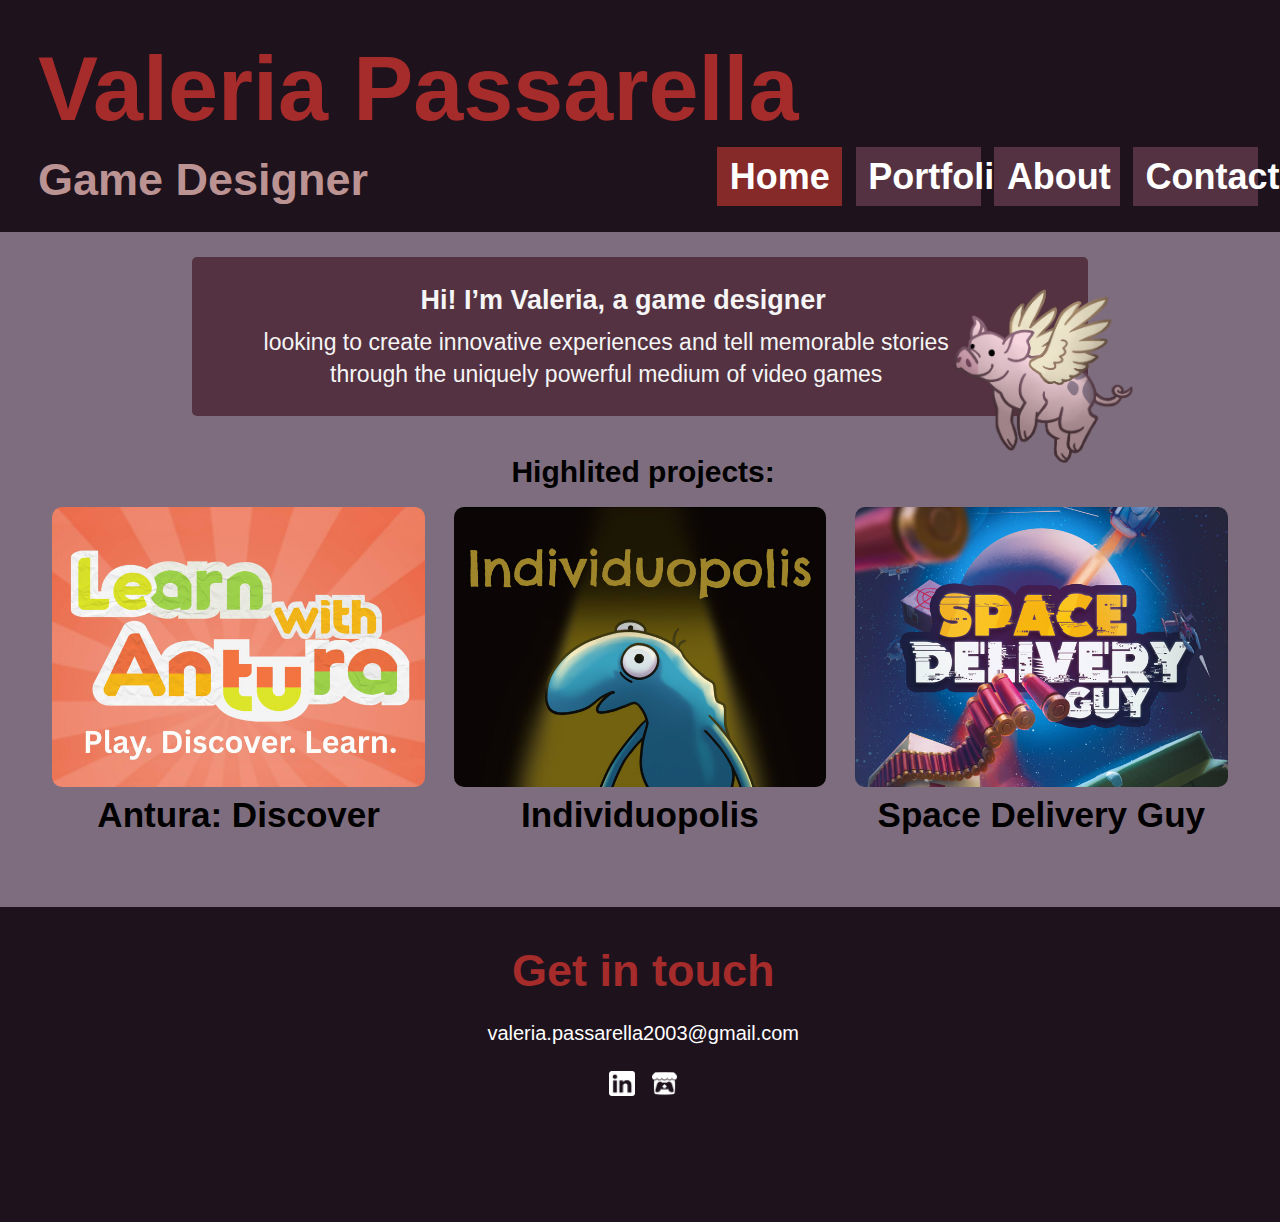
<file: index.html>
<!DOCTYPE html>
<html>
  <head>
    <meta charset="UTF-8">
    <meta name="viewport" content="width=device-width, initial-scale=1.0">
    <title>Game Design portfolio of Valeria Passarella</title>
    <link href="style.css" rel="stylesheet" type="text/css"/>
    <link rel="shortcut icon" href="IMGs/favicon.ico"/>
  </head>
  
  <body>
    <div class="header"> 
      <h1> Valeria Passarella </h1> 
      <h2> Game Designer </h2>
      <div class="sectionLinks"> 
        <div class="sectionButton" style="background-color: rgb(133, 41, 41);"> 
          <a href="index.html">Home</a> 
        </div>
        <div class="sectionButton">
          <a href="portfolio.html">Portfolio</a> 
        </div>
        <div class="sectionButton">
          <a href="about.html">About</a> 
        </div>
        <div class="sectionButton">
          <a href="#contactsFooter">Contact</a> 
        </div>
      </div>
    </div>

    <div class="introBox">
      <img src="IMGs/pig.png" alt="piggy mascot" style="width:20%;">
      <h3>Hi! I’m Valeria, a game designer<br> </h3>
      <p>
        looking to create innovative experiences and tell memorable 
        stories through the uniquely powerful medium of video games
      </p>
    </div>

    <div class="projectShowcaseContainer">
      
      <h2>Highlited projects:</h2>

      <div class="projectShowcase">
        <a href="project-anturadiscover.html"><img src="IMGs/ProjectMedia/Antura Discover/Antura_Thumbnail1.jpg" style="width:100%;height:100%;border-radius:10px;"></a>
        <h3>Antura: Discover</h3>
      </div>
      
      <div class="projectShowcase">
        <a href="project-individuopolis.html"><img src="IMGs/ProjectMedia/Individuopolis/Individuopolis_Thumbnail.jpg" style="width:100%;height:100%;border-radius:10px;"></a>
        <h3>Individuopolis</h3>
      </div>

      <div class="projectShowcase">
        <a href="project-spacedeliveryguy.html"><img src="IMGs/ProjectMedia/SpaceDeliveryGuy/SDG_Thumbnail.jpg" style="width:100%;height:100%;border-radius:10px;"></a>
        <h3>Space Delivery Guy</h3>
      </div>

    </div>

    <div class="footer" id="contactsFooter">
      <h2>Get in touch</h2>
      <a href="mailto:valeria.passarella2003@gmail.com">valeria.passarella2003@gmail.com</a>
      <div class="iconLinks">
        <a href="https://www.linkedin.com/in/valeria-passarella-037891230/"><img src="IMGs/Icons/LinkedIn_icon.png" style="width:2%;height:2%;" title="LinkedIn"></a>
        <a href="https://valfezant.itch.io/"><img src="IMGs/Icons/Itch.io_icon.png" style="width:2%;height:2%;" title="Itch.io"></a>
      </div>
    </div>
    
  </body>
</html>

<!---
  - separazione progetti team e solo --- con un colore?
  - cover su tutta l'immagine del progetto :hover? oppure solo illuminare testo?
  - colore sfondo
  -->
</file>
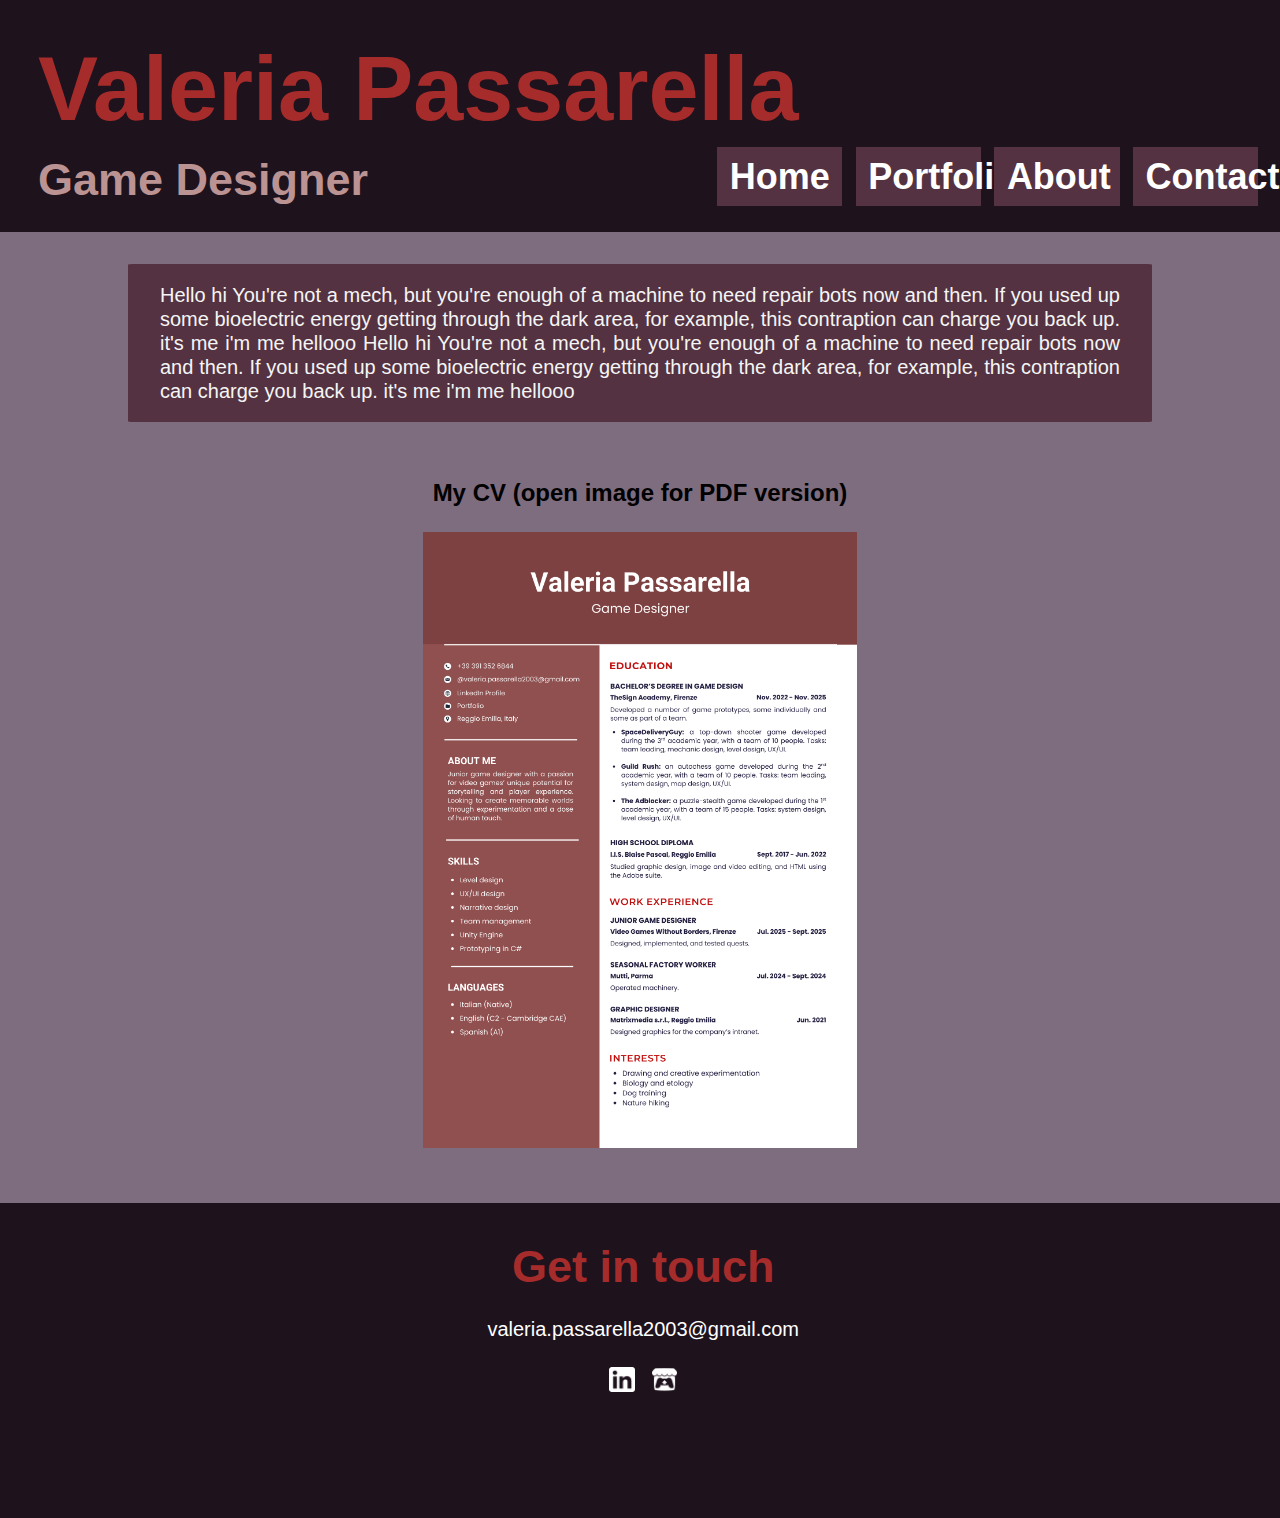
<file: about.html>
<!DOCTYPE html>
<html>
  <head>
    <meta charset="UTF-8">
    <meta name="viewport" content="width=device-width, initial-scale=1.0">
    <title>About Valeria Passarella</title>
    <link href="style.css" rel="stylesheet" type="text/css"/>
    <!-- <link rel="shortcut icon" href="IMGs/favicon2.ico"/> -->
  </head>
  
  <body>
    <div class="header"> 
      <h1> Valeria Passarella </h1> 
      <h2> Game Designer </h2>
      <div class="sectionLinks"> 
        <div class="sectionButton"> 
          <a href="index.html">Home</a> 
        </div>
        <div class="sectionButton">
          <a href="portfolio.html">Portfolio</a> 
        </div>
        <div class="sectionButton">
          <a href="about.html">About</a> 
        </div>
        <div class="sectionButton">
          <a href="#contactsFooter">Contact</a> 
        </div>
      </div>
    </div>

    <div class="aboutBox">
      Hello hi 
      You're not a mech, but you're enough of 
      a machine to need repair bots now and then. If you used 
      up some bioelectric energy getting through the dark area, 
      for example, this contraption can charge you back up.
      it's me i'm me hellooo
      Hello hi 
      You're not a mech, but you're enough of 
      a machine to need repair bots now and then. If you used 
      up some bioelectric energy getting through the dark area, 
      for example, this contraption can charge you back up.
      it's me i'm me hellooo
    </div>

    <div class="cvContainer"> 
      <h2>My CV (open image for PDF version)</h2>
      <a href="IMGs/PassarellaValeria_CV.pdf" target="_blank"><img src="IMGs/PassarellaValeria_CV.png" style="width:35%;height:35%;"></a>
    </div>


    <div class="footer" id="contactsFooter">
      <h2>Get in touch</h2>
      <a href="mailto:valeria.passarella2003@gmail.com">valeria.passarella2003@gmail.com</a>
      <div class="iconLinks">
        <a href="https://www.linkedin.com/in/valeria-passarella-037891230/"><img src="IMGs/Icons/LinkedIn_icon.png" style="width:2%;height:2%;" title="LinkedIn"></a>
        <a href="https://valfezant.itch.io/"><img src="IMGs/Icons/Itch.io_icon.png" style="width:2%;height:2%;" title="Itch.io"></a>
      </div>
    </div>
    
  </body>
</html>
</file>
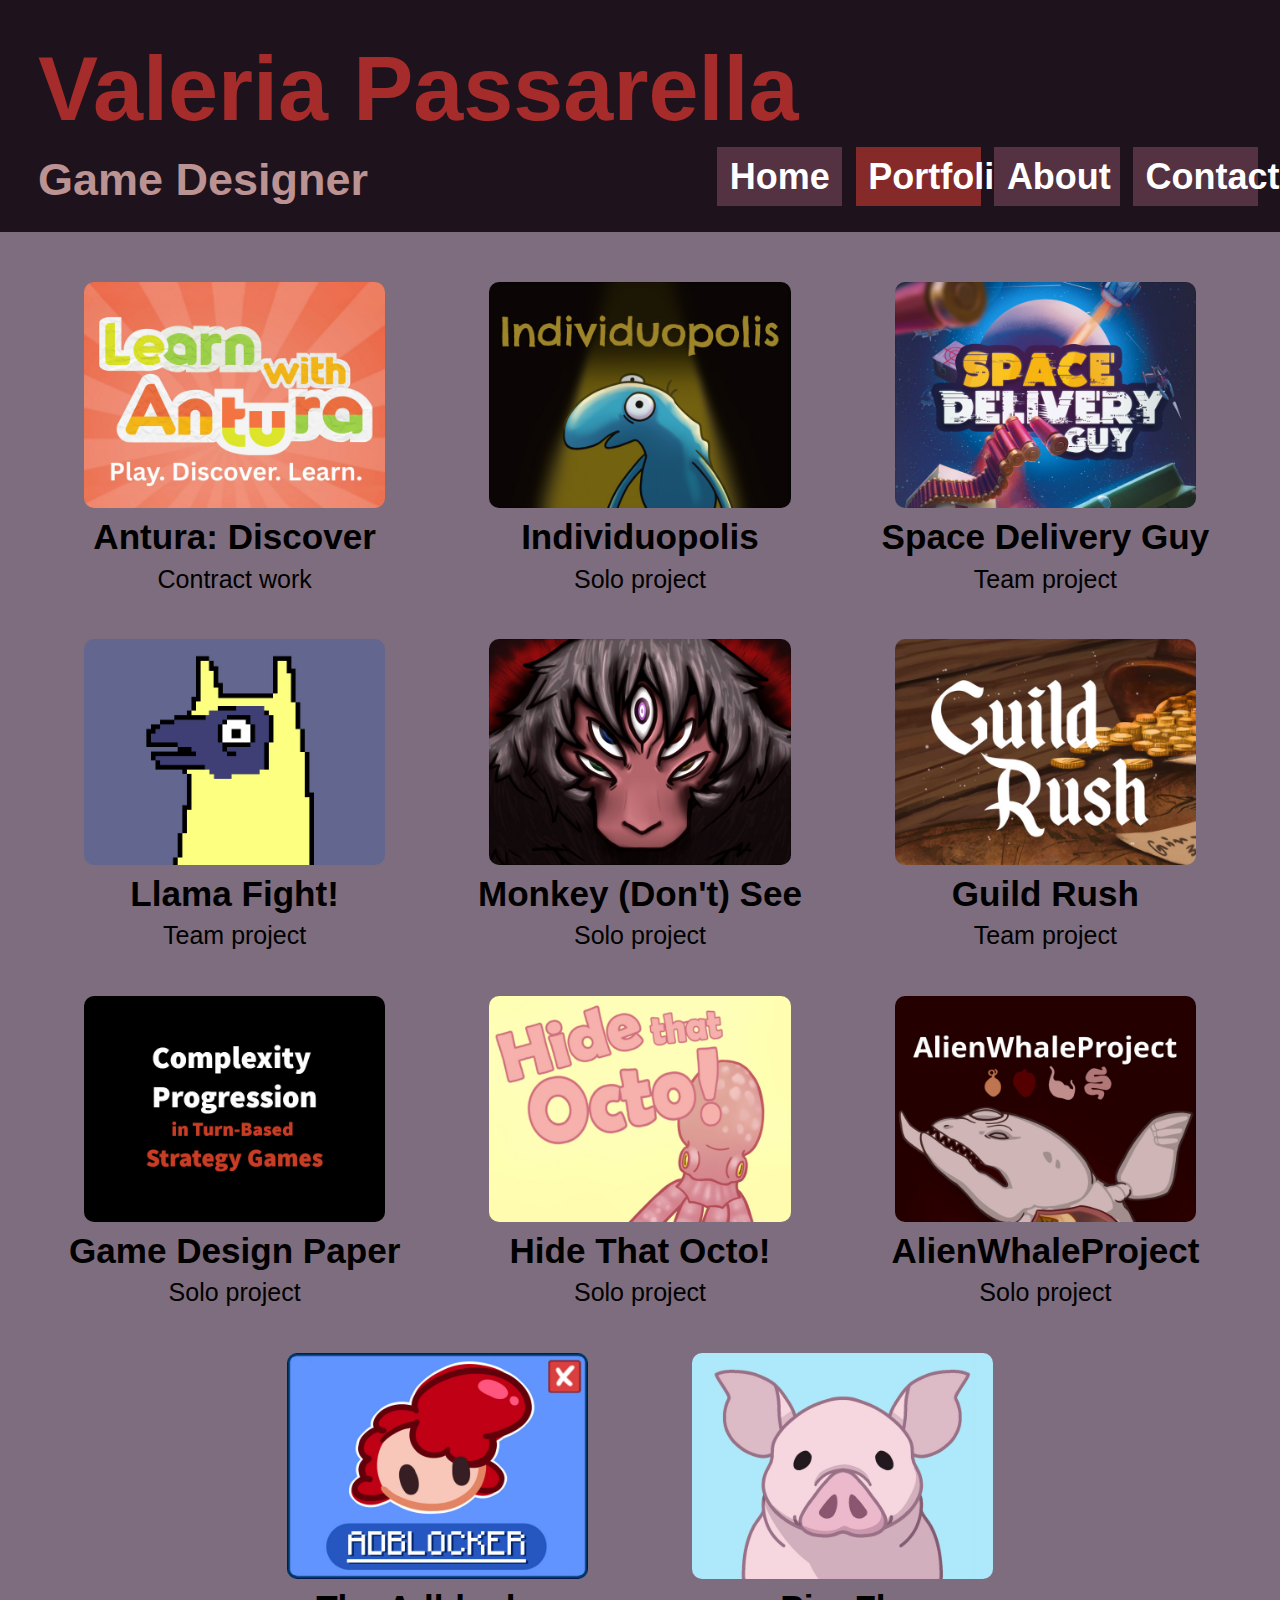
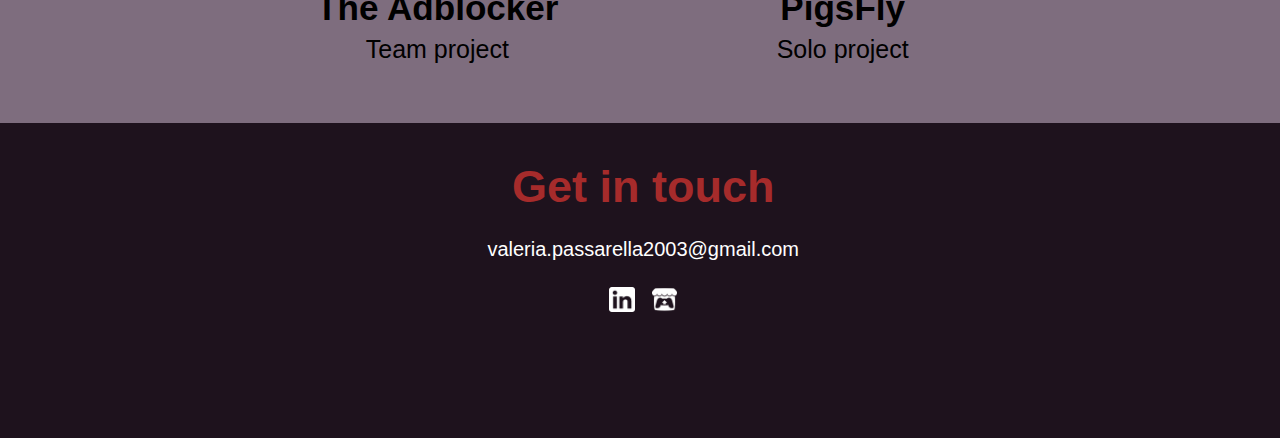
<file: portfolio.html>
<!DOCTYPE html>
<html>
  <head>
    <meta charset="UTF-8">
    <meta name="viewport" content="width=device-width, initial-scale=1.0">
    <title>Portfolio of Valeria Passarella</title>
    <link href="style.css" rel="stylesheet" type="text/css"/>
    <link rel="shortcut icon" href="IMGs/favicon.ico"/>
  </head>
  
  <body>
    <div class="header"> 
      <h1> Valeria Passarella </h1> 
      <h2> Game Designer </h2>
      <div class="sectionLinks"> 
        <div class="sectionButton"> 
          <a href="index.html">Home</a> 
        </div>
        <div class="sectionButton" style="background-color: rgb(133, 41, 41);">
          <a href="portfolio.html">Portfolio</a> 
        </div>
        <div class="sectionButton">
          <a href="about.html">About</a> 
        </div>
        <div class="sectionButton">
          <a href="#contactsFooter">Contact</a> 
        </div>
      </div>
    </div>


    <div class="portfolioContainer">
      <div class="projectShowcaseRow">
        
        <div class="projectShowcase">
          <a href="project-anturadiscover.html"><img src="IMGs/ProjectMedia/Antura Discover/Antura_Thumbnail1.jpg" alt="A creature under a spotlight" style="width:80%;height:80%;border-radius:10px;"></a>
          <h3>Antura: Discover</h3>
          <h4>Contract work</h4>
        </div>
        
        <div class="projectShowcase">
          <a href="project-individuopolis.html"><img src="IMGs/ProjectMedia/Individuopolis/Individuopolis_Thumbnail.jpg" alt="A creature under a spotlight" style="width:80%;height:80%;border-radius:10px;"></a>
          <h3>Individuopolis</h3>
          <h4>Solo project</h4>
        </div>

        <div class="projectShowcase">
          <a href="project-spacedeliveryguy.html"><img src="IMGs/ProjectMedia/SpaceDeliveryGuy/SDG_Thumbnail.jpg" alt="Packages in space" style="width:80%;height:80%;border-radius:10px;"></a>
          <h3>Space Delivery Guy</h3>
          <h4>Team project</h4>
        </div>

      </div>
      
      <div class="projectShowcaseRow">
        
        <div class="projectShowcase">
          <a href="project-llamafight.html"><img src="IMGs/ProjectMedia/Llama Fight/Llama_Thumbnail5.jpg" alt="A silly llama" style="width:80%;height:80%;border-radius:10px;"></a>
          <h3>Llama Fight!</h3>
          <h4>Team project</h4>
        </div>
        
        <div class="projectShowcase">
          <a href="project-monkeydontsee.html"><img src="IMGs/ProjectMedia/Monkey Don't See/Monkey_Thumbnail.jpg" alt="A monkey looking determined" style="width:80%;height:80%;border-radius:10px;"></a>
          <h3>Monkey (Don't) See</h3>
          <h4>Solo project</h4>
        </div>

        <div class="projectShowcase">
          <a href="project-guildrush.html"><img src="IMGs/ProjectMedia/Guild Rush/Guild_Thumbnail1.jpg" alt="A monkey looking determined" style="width:80%;height:80%;border-radius:10px;"></a>
          <h3>Guild Rush</h3>
          <h4>Team project</h4>
        </div>

      </div>

      <div class="projectShowcaseRow">
        
        <div class="projectShowcase">
          <a href="project-complexitypaper.html"><img src="IMGs/ProjectMedia/Paper 2024/Paper_Thumbnail3.jpg" alt="A pink cartoony octopus" style="width:80%;height:80%;border-radius:10px;"></a>
          <h3>Game Design Paper</h3>
          <h4>Solo project</h4>
        </div>

        <div class="projectShowcase">
          <a href="project-hidethatocto.html"><img src="IMGs/ProjectMedia/HideThatOcto/Octo_Thumbnail_2.jpg" alt="A pink cartoony octopus" style="width:80%;height:80%;border-radius:10px;"></a>
          <h3>Hide That Octo!</h3>
          <h4>Solo project</h4>
        </div>

        <div class="projectShowcase">
          <a href="project-alienwhaleproject.html"><img src="IMGs/ProjectMedia/AlienWhaleProject/AWP_Thumbnail.jpg" alt="An alien whale-like creature" style="width:80%;height:80%;border-radius:10px;"></a>
          <h3>AlienWhaleProject</h3>
          <h4>Solo project</h4>
        </div>
        
      </div>

      <div class="projectShowcaseRow">
        
        <div class="projectShowcase">
          <a href="project-theadblocker.html"><img src="IMGs/ProjectMedia/TheAdblocker/Adblocker_Thumbnail_4.jpg" alt="A colourful pop-up" style="width:80%;height:80%;border-radius:10px;"></a>
          <h3>The Adblocker</h3>
          <h4>Team project</h4>
        </div>

        <div class="projectShowcase">
          <a href="project-pigsfly.html"><img src="IMGs/ProjectMedia/PigsFly/Pig_Thumbnail.jpg" alt="An innocent pig" style="width:80%;height:80%;border-radius:10px;"></a>
          <h3>PigsFly</h3>
          <h4>Solo project</h4>
        </div>
        
      </div>

    </div>

    <div class="footer" id="contactsFooter">
      <h2>Get in touch</h2>
      <a href="mailto:valeria.passarella2003@gmail.com">valeria.passarella2003@gmail.com</a>
      <div class="iconLinks">
        <a href="https://www.linkedin.com/in/valeria-passarella-037891230/"><img src="IMGs/Icons/LinkedIn_icon.png" style="width:2%;height:2%;" title="LinkedIn"></a>
        <a href="https://valfezant.itch.io/"><img src="IMGs/Icons/Itch.io_icon.png" style="width:2%;height:2%;" title="Itch.io"></a>
      </div>
    </div>
    
  </body>
</html>
</file>
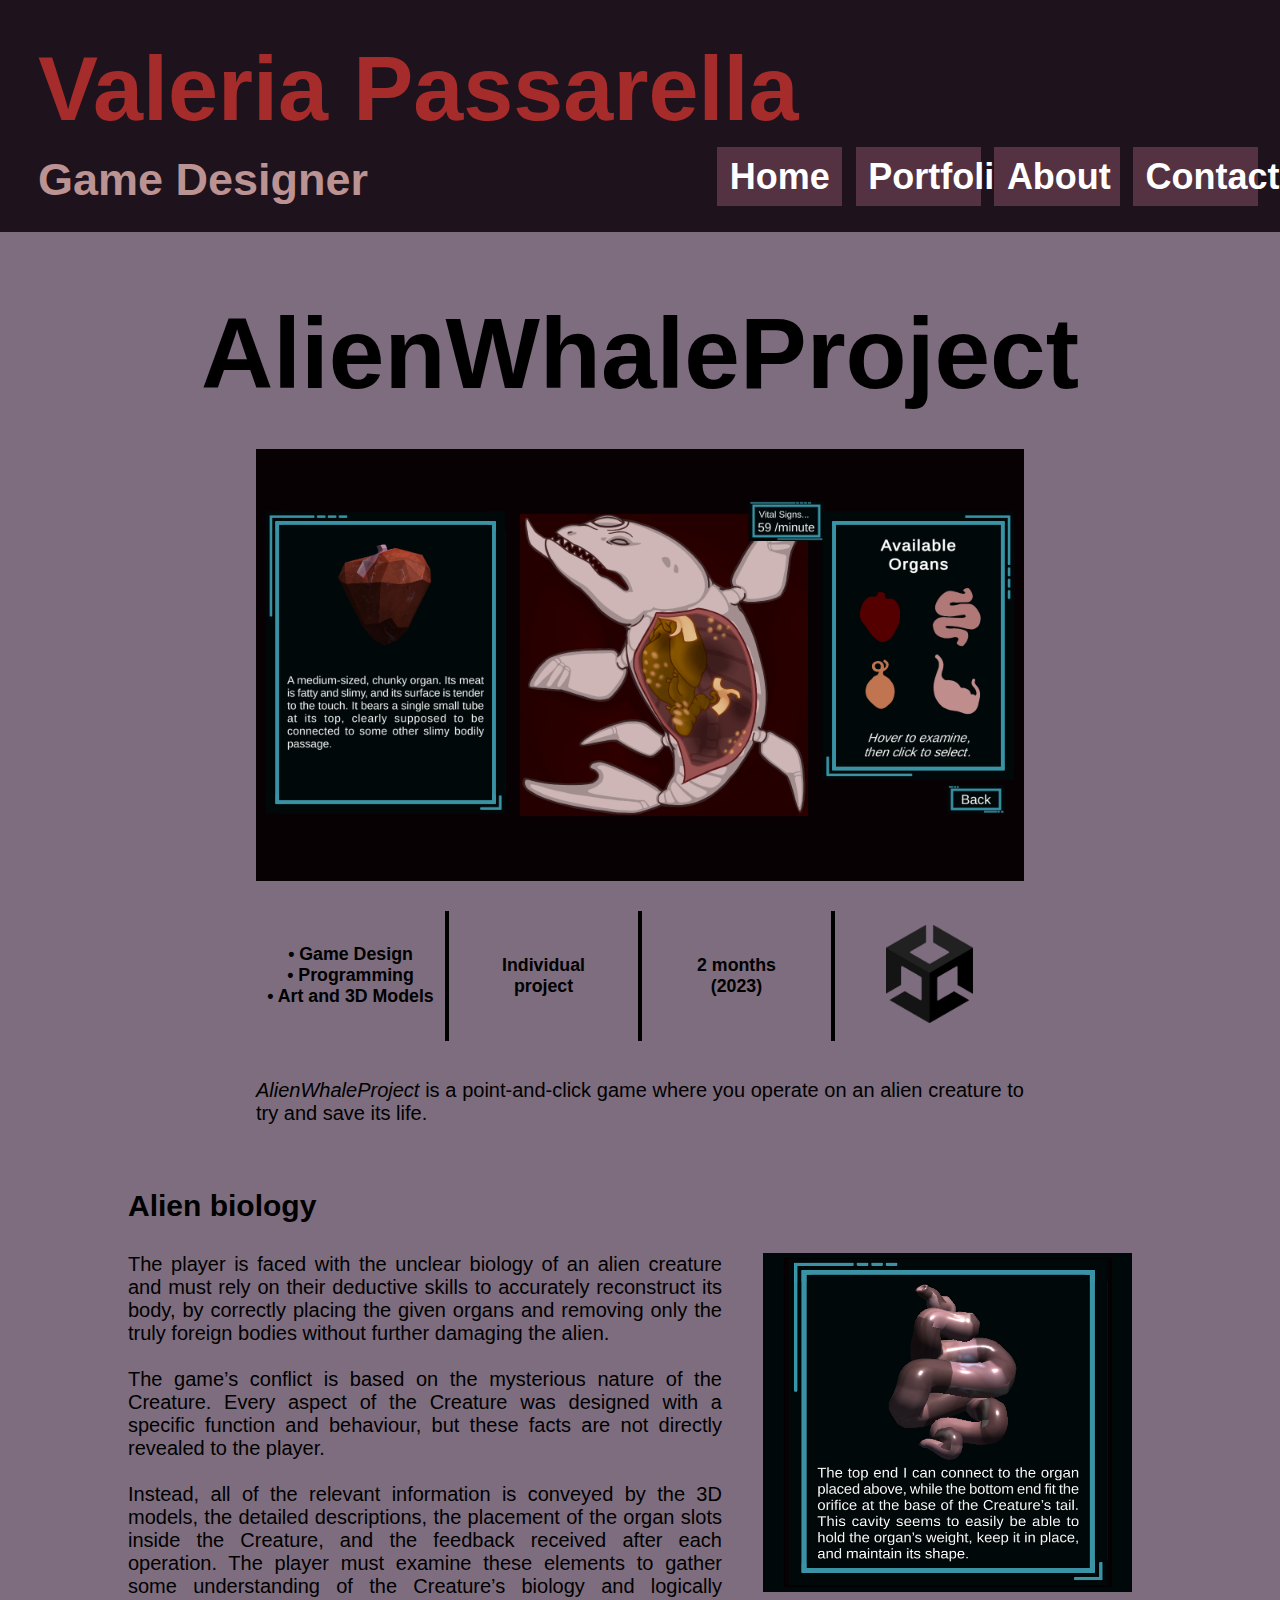
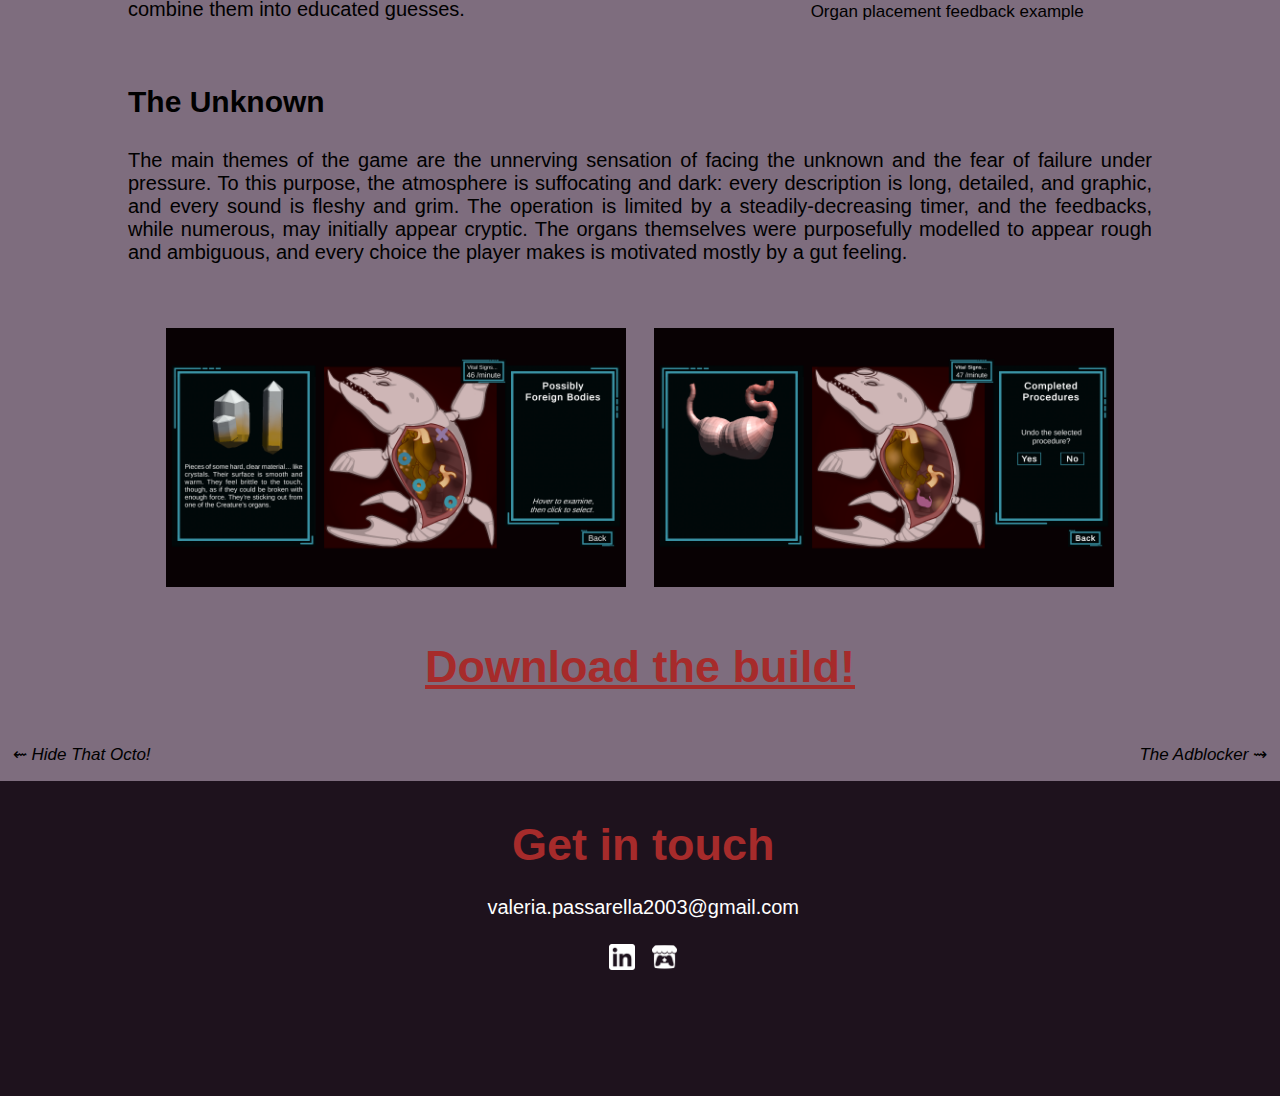
<file: project-alienwhaleproject.html>
<!DOCTYPE html>
<html>
  <head>
    <meta charset="UTF-8">
    <meta name="viewport" content="width=device-width, initial-scale=1.0">
    <title>AlienWhaleProject - Valeria Passarella</title>
    <link href="style.css" rel="stylesheet" type="text/css"/>
    <link rel="shortcut icon" href="IMGs/favicon.ico"/>
  </head>
  
  <body>
    <div class="header"> 
      <h1> Valeria Passarella </h1> 
      <h2> Game Designer </h2>
      <div class="sectionLinks"> 
        <div class="sectionButton"> 
          <a href="index.html">Home</a> 
        </div>
        <div class="sectionButton">
          <a href="portfolio.html">Portfolio</a> 
        </div>
        <div class="sectionButton">
          <a href="about.html">About</a> 
        </div>
        <div class="sectionButton">
          <a href="#contactsFooter">Contact</a> 
        </div>
      </div>
    </div>

    <div class="projectTitle">
      <h1>AlienWhaleProject</h1>
    </div>

    <div class="projectImage">
      <a href="IMGs/ProjectMedia/AlienWhaleProject/AWP_Screenshot1.png" target="_blank" id="imageLink">
        <img src="IMGs/ProjectMedia/AlienWhaleProject/AWP_Screenshot1.png" alt="Alien Whale Project gameplay screenshot" style="width:100%;height:100%;"> 
      </a>
    </div>

    <div class="projectStatsContainer">
      <!--<div class="statSeparator"></div>-->

      <div class="stat">
        <h3>
          • Game Design<br>
          • Programming<br>
          • Art and 3D Models
        </h3>
      </div>
      
      <div class="statSeparator"></div>

      <div class="stat">
        <h3>Individual<br>project</h3>
      </div>

      <div class="statSeparator"></div>

      <div class="stat">
        <h3>2 months<br>(2023)</h3>
      </div>

      <div class="statSeparator"></div>

      <div class="stat">
        <!---<h3>Unity 5</h3>--->
        <img src="IMGs/Icons/Unity_icon2.png" style="width:50%;height:50%;">
      </div>

      <!--<div class="statSeparator"></div>-->
    </div>

    <div class="projectPitchBox">
      <p>
        <em>AlienWhaleProject</em> is a point-and-click game where you operate on
        an alien creature to try and save its life. 
      </p>
    </div>


    <div class="projectDescriptionBox">
      <h3>Alien biology</h3>
      <div class="projectDescriptionImages">
        <a href="IMGs/ProjectMedia/AlienWhaleProject/AWP_FeedbackExample3.png" target="_blank" id="imageLink">
          <img src="IMGs/ProjectMedia/AlienWhaleProject/AWP_FeedbackExample3.png" alt="Feedback example" style="width:90%;height:90%;">
        </a>
        <p>Organ placement feedback example</p>
      </div>
      <p>
        The player is faced with the unclear biology of an alien creature and must 
        rely on their deductive skills to accurately reconstruct its body, by 
        correctly placing the given organs and removing only the truly foreign bodies 
        without further damaging the alien.<br>
        <br>
        The game’s conflict is based on the mysterious nature of the Creature. 
        Every aspect of the Creature was designed with a specific function and 
        behaviour, but these facts are not directly revealed to the player.<br>
        <br>
        Instead, all of the relevant information is conveyed by the 3D models, 
        the detailed descriptions, the placement of the organ slots inside the 
        Creature, and the feedback received after each operation. The player must 
        examine these elements to gather some understanding of the Creature’s 
        biology and logically combine them into educated guesses.
      </p>
    </div>
    
    <div class="projectDescriptionBox">
      <h3>The Unknown</h3>
      <p>
        The main themes of the game are the unnerving sensation of facing the 
        unknown and the fear of failure under pressure. To this purpose, the 
        atmosphere is suffocating and dark: every description is long, detailed, 
        and graphic, and every sound is fleshy and grim. The operation is limited 
        by a steadily-decreasing timer, and the feedbacks, while numerous, may 
        initially appear cryptic. The organs themselves were purposefully modelled 
        to appear rough and ambiguous, and every choice the player makes is 
        motivated mostly by a gut feeling.
      </p>
    </div>


    <div class="projectScreens">
      <a href="IMGs/ProjectMedia/AlienWhaleProject/AWP_Screenshot2.png" target="_blank" id="imageLink">
        <img src="IMGs/ProjectMedia/AlienWhaleProject/AWP_Screenshot2.png" alt="AWP gameplay screenshot" style="width:40%;height:40%;">
      </a>
      <a href="IMGs/ProjectMedia/AlienWhaleProject/AWP_Screenshot4.png" target="_blank" id="imageLink">
        <img src="IMGs/ProjectMedia/AlienWhaleProject/AWP_Screenshot4.png" alt="AWP gameplay screenshot" style="width:40%;height:40%;">
      </a>
    </div>


    <div class="downloadExe">
      <a href="IMGs/ProjectMedia/AlienWhaleProject/AlienWhaleProject_1.2.zip" download="AlienWhaleProject_1.2.zip">Download the build!</a>
    </div>


    <div>
      <div class="projectNavPost"><a href="project-hidethatocto.html">⇜ <em>Hide That Octo!</em></a></div>
      <div class="projectNavPrev"><a href="project-theadblocker.html"><em>The Adblocker</em> ⇝</a></div>
    </div>

    <div class="footer" id="contactsFooter">
      <h2>Get in touch</h2>
      <a href="mailto:valeria.passarella2003@gmail.com">valeria.passarella2003@gmail.com</a>
      <div class="iconLinks">
        <a href="https://www.linkedin.com/in/valeria-passarella-037891230/"><img src="IMGs/Icons/LinkedIn_icon.png" style="width:2%;height:2%;" title="LinkedIn"></a>
        <a href="https://valfezant.itch.io/"><img src="IMGs/Icons/Itch.io_icon.png" style="width:2%;height:2%;" title="Itch.io"></a>
      </div>
    </div>
    
  </body>
</html>
</file>
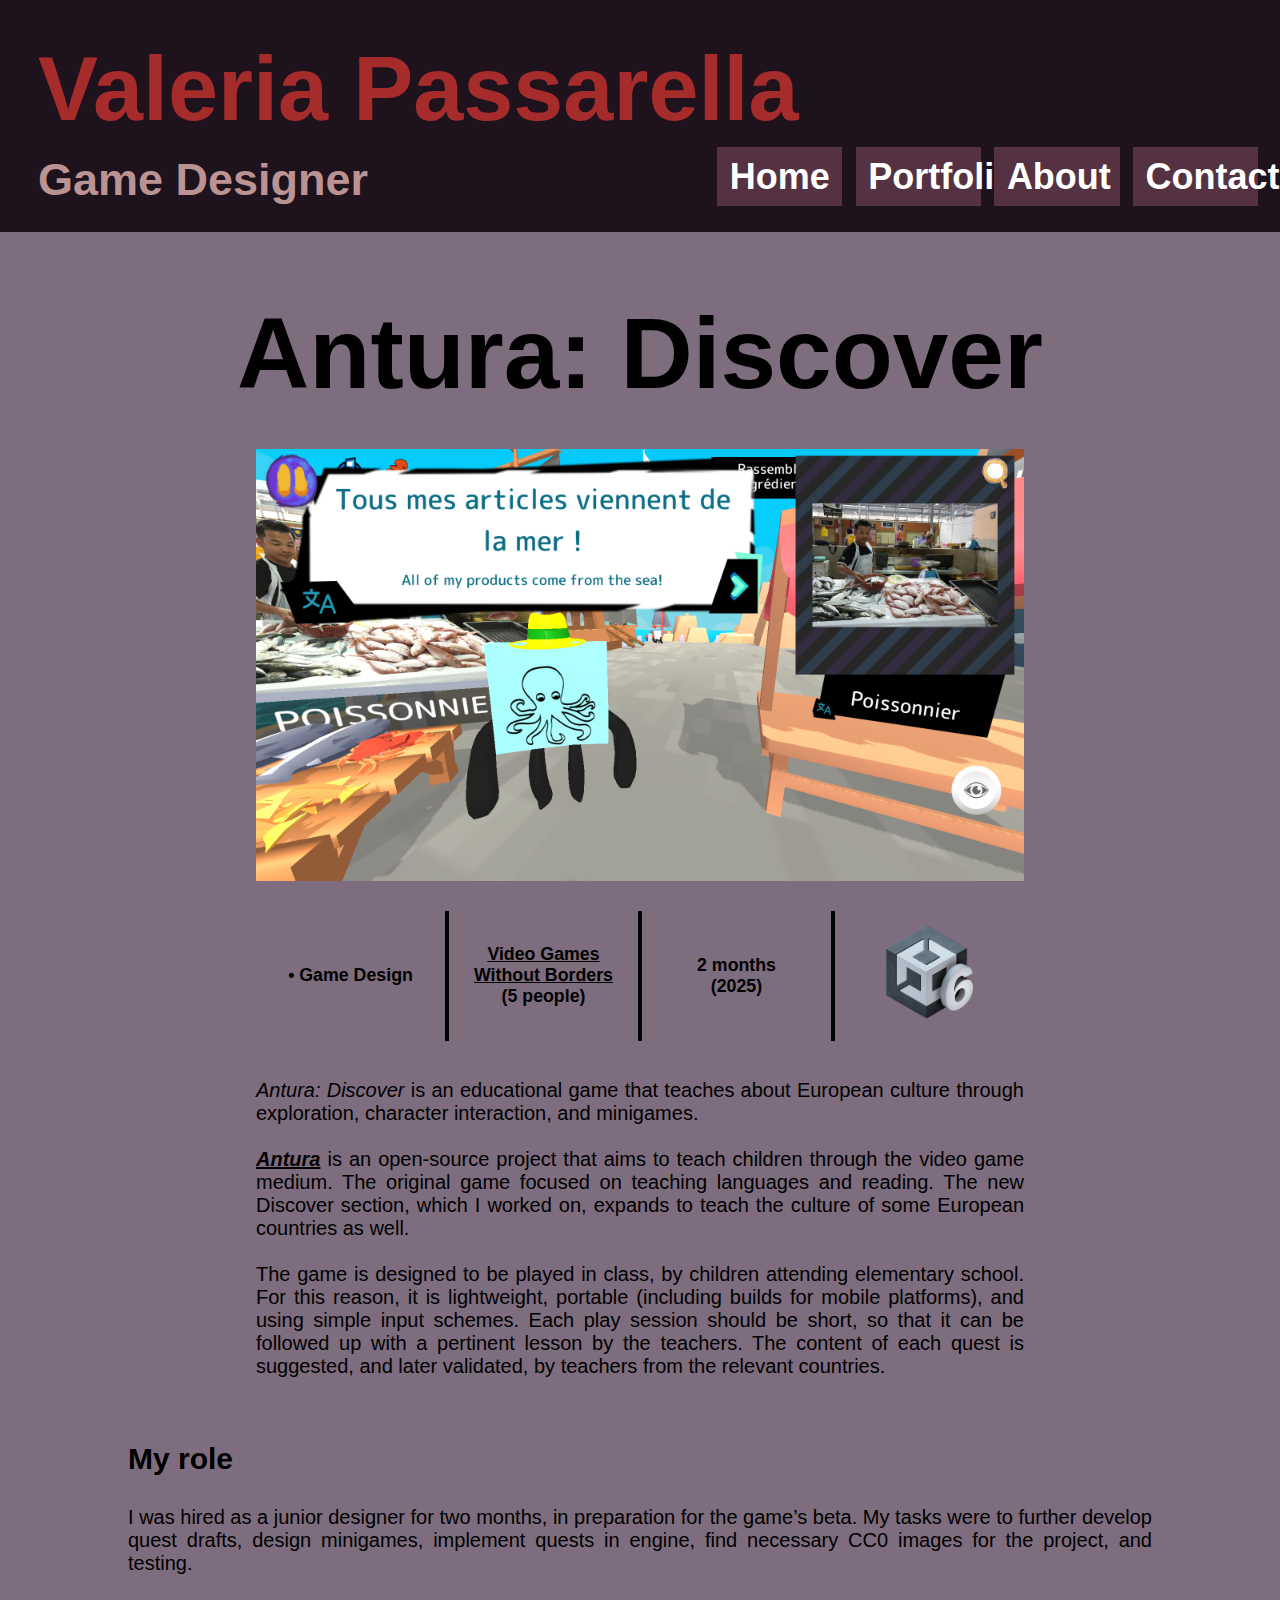
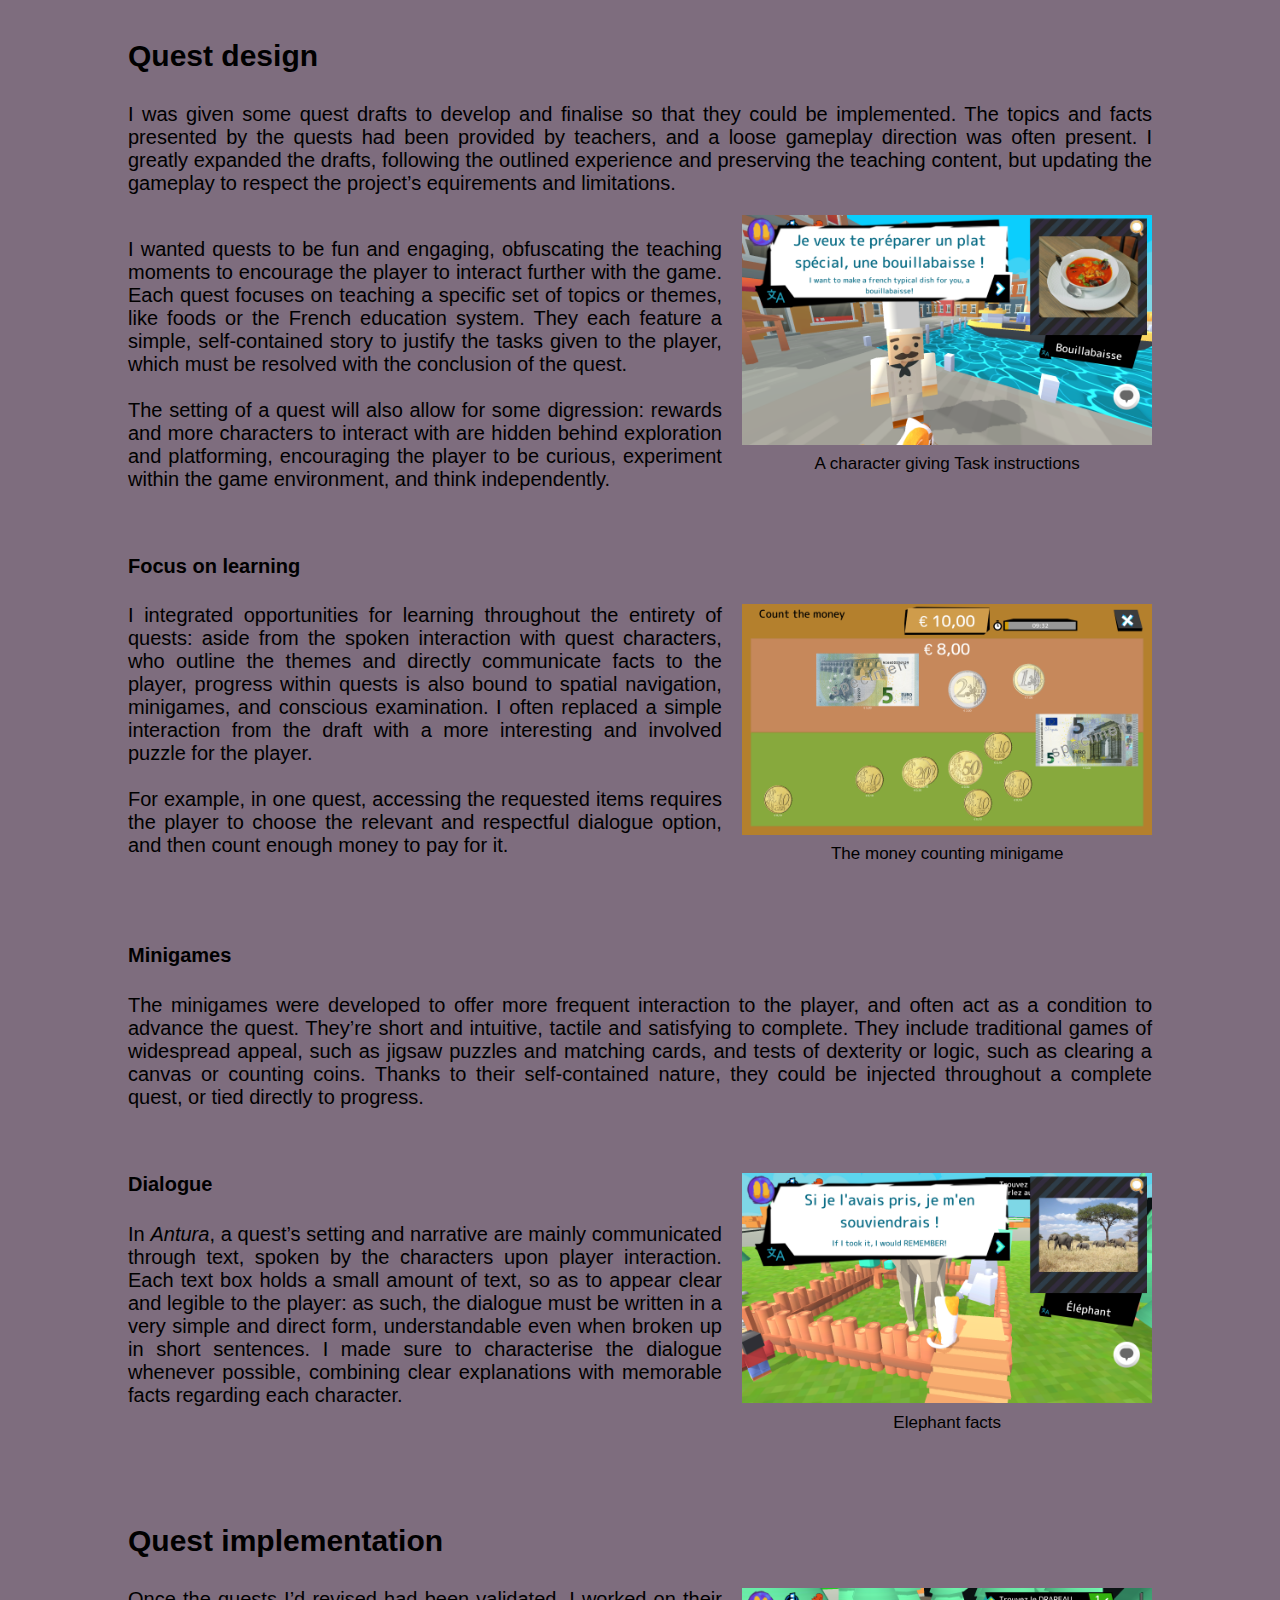
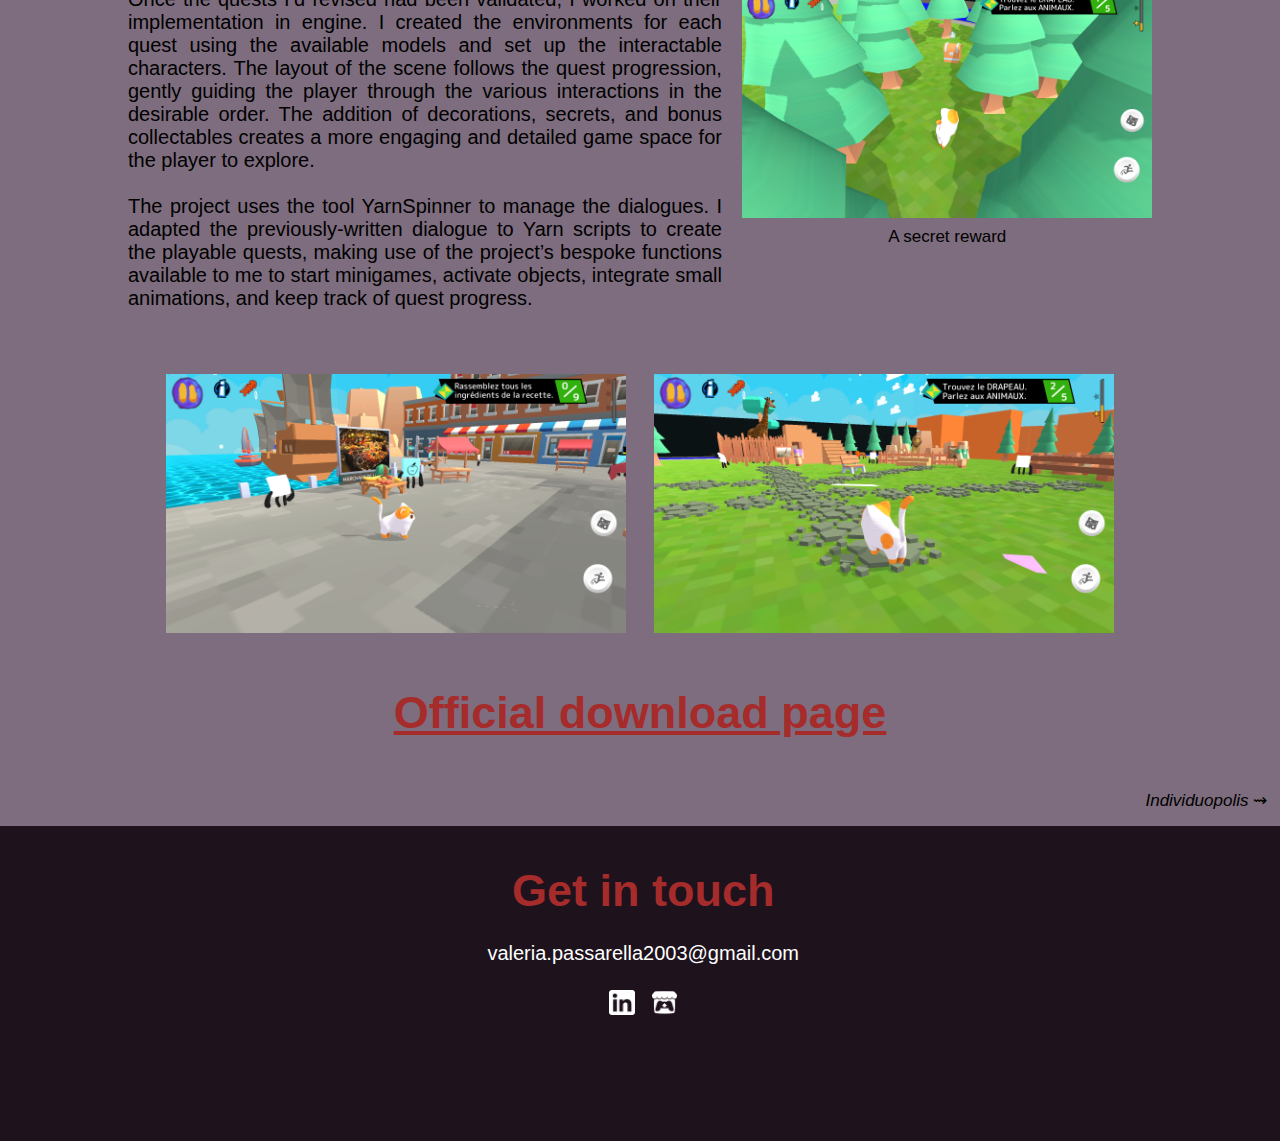
<file: project-anturadiscover.html>
<!DOCTYPE html>
<html>
  <head>
    <meta charset="UTF-8">
    <meta name="viewport" content="width=device-width, initial-scale=1.0">
    <meta name="referrer" content="origin" />
    <title>Antura: Discover - Valeria Passarella</title>
    <link href="style.css" rel="stylesheet" type="text/css"/>
    <link rel="shortcut icon" href="IMGs/favicon.ico"/>
  </head>
  
  <body>
    <div class="header"> 
      <h1> Valeria Passarella </h1> 
      <h2> Game Designer </h2>
      <div class="sectionLinks"> 
        <div class="sectionButton"> 
          <a href="index.html">Home</a> 
        </div>
        <div class="sectionButton">
          <a href="portfolio.html">Portfolio</a> 
        </div>
        <div class="sectionButton">
          <a href="about.html">About</a> 
        </div>
        <div class="sectionButton">
          <a href="#contactsFooter">Contact</a> 
        </div>
      </div>
    </div>

    <div class="projectTitle">
      <h1>Antura: Discover</h1>
    </div>

    <div class="projectImage">
      <a href="IMGs/ProjectMedia/Antura Discover/Antura_Dialogue1.png" target="_blank" id="imageLink">
        <img src="IMGs/ProjectMedia/Antura Discover/Antura_Dialogue1.png" alt="SDG gameplay screenshot" style="width:100%;height:100%;"> 
      </a>
    </div>

    <div class="projectStatsContainer">
      <!--<div class="statSeparator"></div>-->

      <div class="stat">
        <h3>
          • Game Design<br>
        </h3>
      </div>
      
      <div class="statSeparator"></div>

      <div class="stat">
        <h3><a href="https://vgwb.org/" target="_blank">Video Games Without Borders</a><br>(5 people)</h3>
      </div>

      <div class="statSeparator"></div>

      <div class="stat">
        <h3>2 months<br>(2025)</h3>
      </div>

      <div class="statSeparator"></div>

      <div class="stat">
        <!---<h3>Unity 5</h3>--->
        <img src="IMGs/Icons/Unity6_icon2.png" style="width:50%;height:50%;">
      </div>

      <!--<div class="statSeparator"></div>-->
    </div>

    <div class="projectPitchBox">
      <p>
        <em>Antura: Discover</em> is an educational game that teaches about European culture through 
        exploration, character interaction, and minigames.<br>
        <br>
        <a href="https://antura.org/en/" target="_blank"><em><b>Antura</b></em></a> is an open-source project that aims to teach children through the video game medium. 
        The original game focused on teaching languages and reading. The new Discover section, 
        which I worked on, expands to teach the culture of some European countries as well.<br>
        <br>
        The game is designed to be played in class, by children attending elementary school. 
        For this reason, it is lightweight, portable (including builds for mobile platforms), 
        and using simple input schemes. Each play session should be short, so that it can be 
        followed up with a pertinent lesson by the teachers. The content of each quest is suggested, 
        and later validated, by teachers from the relevant countries.
      </p>
    </div>


    <div class="projectDescriptionBox">
      <h3>My role</h3>
      <p>
        I was hired as a junior designer for two months, in preparation for the game’s beta. 
        My tasks were to further develop quest drafts, design minigames, implement quests in engine, 
        find  necessary CC0 images for the project, and testing.
      </p>
    </div>
    
    <div class="projectDescriptionBox">
      <h3>Quest design</h3>
      
      <p>
        I was given some quest drafts to develop and finalise so that they could be implemented. 
        The topics and facts presented by the quests had been provided by teachers, and a loose 
        gameplay direction was often present. I greatly expanded the drafts, following the outlined 
        experience and preserving the teaching content, but updating the gameplay to respect the project’s 
        equirements and limitations.
        <div class="projectDescriptionImages">
        <a href="IMGs/ProjectMedia/Antura Discover/Antura_Screenshot3.png" target="_blank" id="imageLink">
          <img src="IMGs/ProjectMedia/Antura Discover/Antura_Screenshot3.png" alt="A chef giving instructions" >
        </a>
        <p>A character giving Task instructions</p>
      </div>
        <br>
        I wanted quests to be fun and engaging, obfuscating the teaching moments to encourage the player 
        to interact further with the game. Each quest focuses on teaching a specific set of topics or themes, 
        like foods or the French education system. They each feature a simple, self-contained story to 
        justify the tasks given to the player, which must be resolved with the conclusion of the quest.<br><br> 
        The setting of a quest will also allow for some digression: rewards and more characters to interact 
        with are hidden behind exploration and platforming, encouraging the player to be curious, experiment 
        within the game environment, and think independently.
      </p>
    </div>

    <div class="projectDescriptionBox">
      <h4>Focus on learning</h4>
        <div class="projectDescriptionImages">
          <a href="IMGs/ProjectMedia/Antura Discover/Antura_Coins.png" target="_blank" id="imageLink">
            <img src="IMGs/ProjectMedia/Antura Discover/Antura_Coins.png" alt="Coins and banknotes on a counting mat">
          </a>
          <p>The money counting minigame</p>
        </div>
      <p>
        I integrated opportunities for learning throughout the entirety of quests: aside from the spoken 
        interaction with quest characters, who outline the themes and directly communicate facts to the player, 
        progress within quests is also bound to spatial navigation, minigames, and conscious examination. 
        I often replaced a simple interaction from the draft with a more interesting and involved puzzle for 
        the player.<br><br>For example, in one quest, accessing the requested items requires the player to choose 
        the relevant and respectful dialogue option, and then count enough money to pay for it.
      </p>
    </div>

    <div class="projectDescriptionBox">
      <br>
      <h4>Minigames</h4>
      <p>
        The minigames were developed to offer more frequent interaction to the player, and often act as a 
        condition to advance the quest. They’re short and intuitive, tactile and satisfying to complete. 
        They include traditional games of widespread appeal, such as jigsaw puzzles and matching cards, 
        and tests of dexterity or logic, such as clearing a canvas or counting coins. Thanks to their 
        self-contained nature, they could be injected throughout a complete quest, or tied directly to progress.
      </p>
    </div>

    <div class="projectDescriptionBox">
      <div class="projectDescriptionImages">
        <a href="IMGs/ProjectMedia/Antura Discover/Antura_Dialogue2.png" target="_blank" id="imageLink">
          <img src="IMGs/ProjectMedia/Antura Discover/Antura_Dialogue2.png" alt="Dialogue interaction with an elephant">
        </a>
        <p>Elephant facts</p>
      </div>
      <h4>Dialogue</h4>
      <p>
        In <em>Antura</em>, a quest’s setting and narrative are mainly communicated through text, spoken by the 
        characters upon player interaction. Each text box holds a small amount of text, so as to appear clear 
        and legible to the player: as such, the dialogue must be written in a very simple and direct form, 
        understandable even when broken up in short sentences. I made sure to characterise the dialogue 
        whenever possible, combining clear explanations with memorable facts regarding each character.
      </p>
    </div>

    <div class="projectDescriptionBox">
      <br>
      <h3>Quest implementation</h3>
      <div class="projectDescriptionImages">
        <a href="IMGs/ProjectMedia/Antura Discover/Antura_Secret.png" target="_blank" id="imageLink">
          <img src="IMGs/ProjectMedia/Antura Discover/Antura_Secret.png" alt="A chest hidden in a circle of trees">
        </a>
        <p>A secret reward</p>
      </div>
      <p>
        Once the quests I’d revised had been validated, I worked on their implementation in engine. 
        I created the environments for each quest using the available models and set up the interactable 
        characters. The layout of the scene follows the quest progression, gently guiding the player 
        through the various interactions in the desirable order. The addition of decorations, secrets, 
        and bonus collectables creates a more engaging and detailed game space for the player to explore.<br>
        <br>
        The project uses the tool YarnSpinner to manage the dialogues. I adapted the previously-written 
        dialogue to Yarn scripts to create the playable quests, making use of the project’s bespoke 
        functions available to me to start minigames, activate objects, integrate small animations, 
        and keep track of quest progress. 
      </p>
    </div>


    <div class="projectScreens">
      <a href="IMGs/ProjectMedia/Antura Discover/Antura_Screenshot2.png" target="_blank" id="imageLink">
        <img src="IMGs/ProjectMedia/Antura Discover/Antura_Screenshot2.png" alt="SDG gameplay screenshot" style="width:40%;height:40%;">
      </a>
      <a href="IMGs/ProjectMedia/Antura Discover/Antura_Screenshot1.png" target="_blank" id="imageLink">
        <img src="IMGs/ProjectMedia/Antura Discover/Antura_Screenshot1.png" alt="SDG gameplay Screenshot" style="width:40%;height:40%;">
      </a>
    </div>


    <div class="downloadExe">
      <a href="https://vgwb.itch.io/antura" target="_blank">Official download page</a>
    </div>


    <div>
      <!--<div class="projectNavPost"><a href="project-individuopolis.html">⇜ <em>Individuopolis</em></b></a></div>-->
      <div class="projectNavPrev"><a href="project-individuopolis.html"><em>Individuopolis</em> ⇝</a></div>
    </div>

    <div class="footer" id="contactsFooter">
      <h2>Get in touch</h2>
      <a href="mailto:valeria.passarella2003@gmail.com">valeria.passarella2003@gmail.com</a>
      <div class="iconLinks">
        <a href="https://www.linkedin.com/in/valeria-passarella-037891230/"><img src="IMGs/Icons/LinkedIn_icon.png" style="width:2%;height:2%;" title="LinkedIn"></a>
        <a href="https://valfezant.itch.io/"><img src="IMGs/Icons/Itch.io_icon.png" style="width:2%;height:2%;" title="Itch.io"></a>
      </div>
    </div>
    
  </body>
</html>
</file>
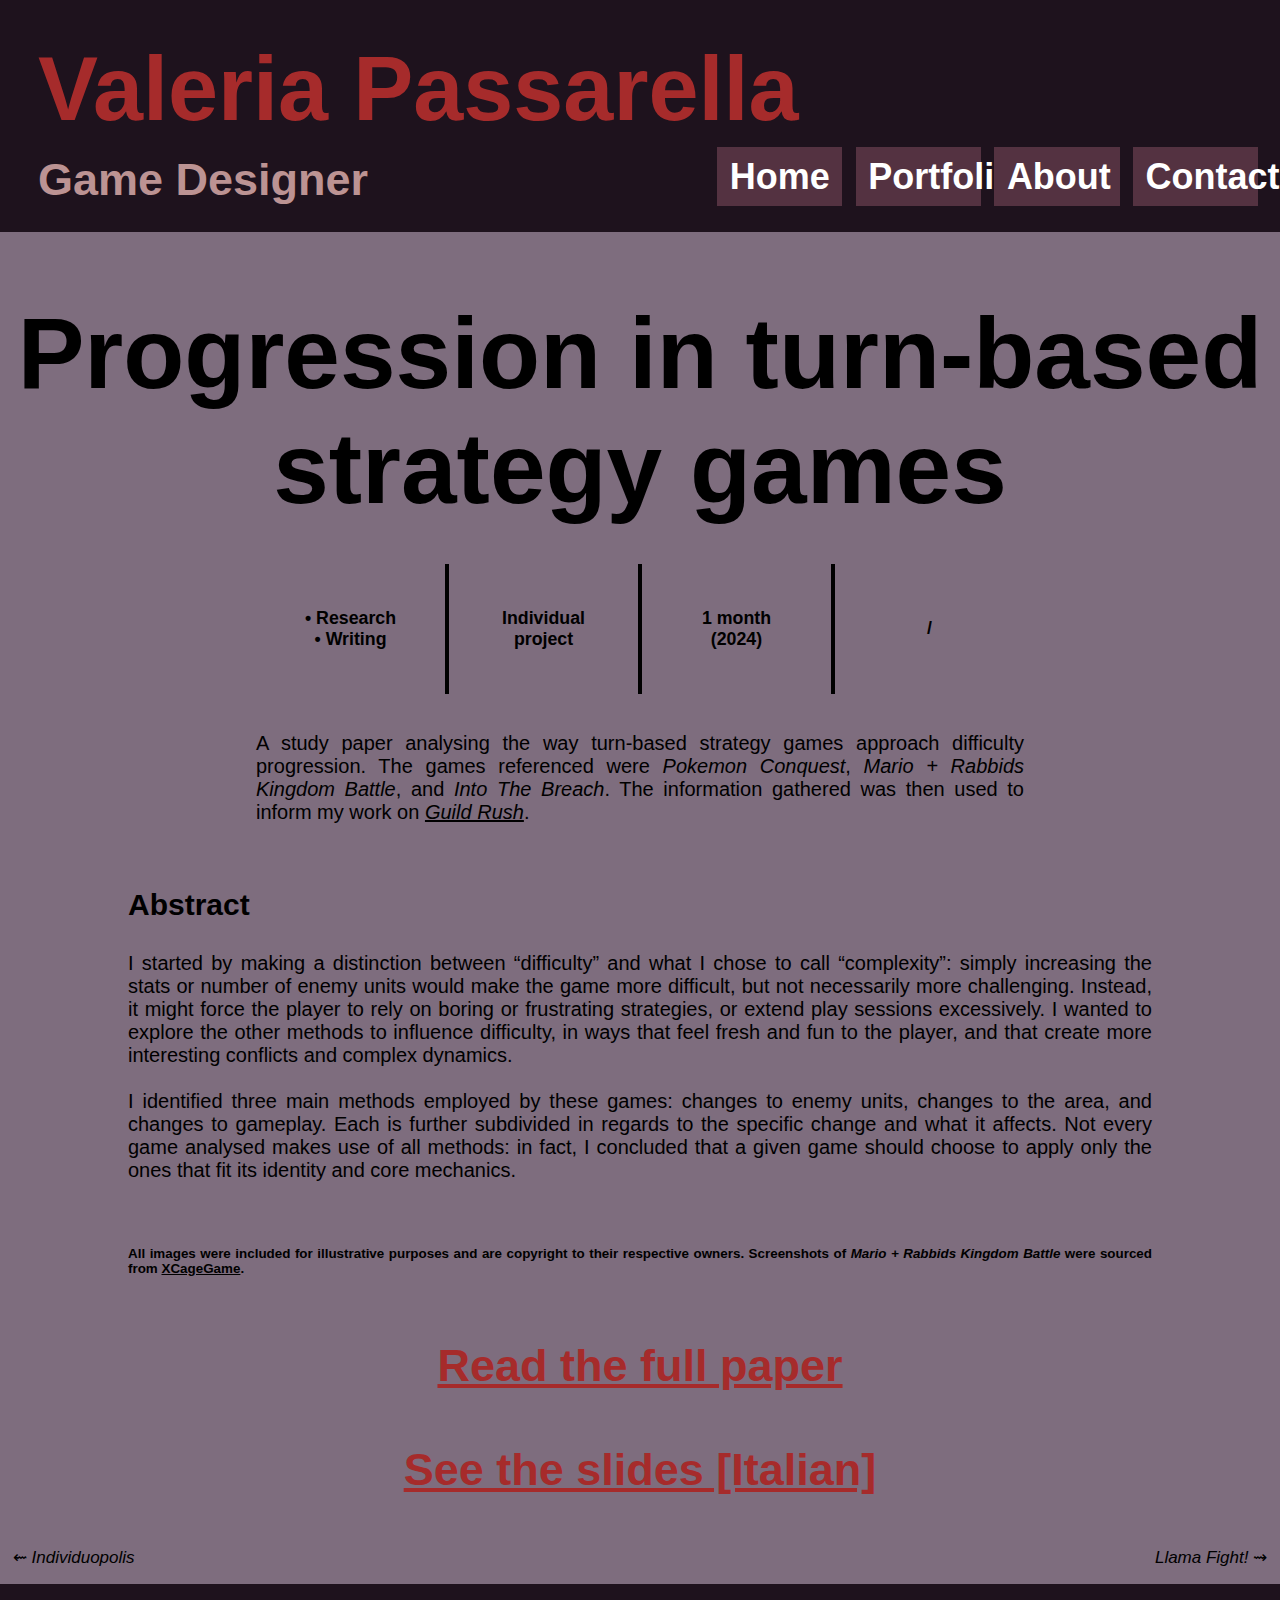
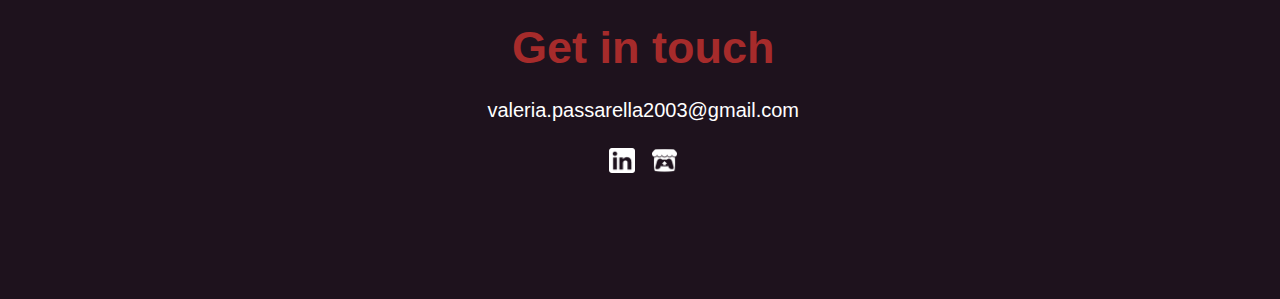
<file: project-complexitypaper.html>
<!DOCTYPE html>
<html>
  <head>
    <meta charset="UTF-8">
    <meta name="viewport" content="width=device-width, initial-scale=1.0">
    <meta name="referrer" content="origin" />
    <title>Progression in turn-based strategy games - Valeria Passarella</title>
    <link href="style.css" rel="stylesheet" type="text/css"/>
    <link rel="shortcut icon" href="IMGs/favicon.ico"/>
  </head>
  
  <body>
    <div class="header"> 
      <h1> Valeria Passarella </h1> 
      <h2> Game Designer </h2>
      <div class="sectionLinks"> 
        <div class="sectionButton"> 
          <a href="index.html">Home</a> 
        </div>
        <div class="sectionButton">
          <a href="portfolio.html">Portfolio</a> 
        </div>
        <div class="sectionButton">
          <a href="about.html">About</a> 
        </div>
        <div class="sectionButton">
          <a href="#contactsFooter">Contact</a> 
        </div>
      </div>
    </div>

    <div class="projectTitle">
      <h1>Progression in turn-based strategy games</h1>
    </div>

    <!--<div class="projectImage">
      <a href="IMGs/ProjectMedia/SpaceDeliveryGuy/SDG_Gameplay2.png" target="_blank" id="imageLink">
        <img src="IMGs/ProjectMedia/SpaceDeliveryGuy/SDG_Gameplay2.png" alt="SDG gameplay screenshot" style="width:100%;height:100%;"> 
      </a>
    </div>-->

    <div class="projectStatsContainer">
      <!--<div class="statSeparator"></div>-->

      <div class="stat">
        <h3>
          • Research<br>
          • Writing
        </h3>
      </div>
      
      <div class="statSeparator"></div>

      <div class="stat">
        <h3>Individual<br>project</h3>
      </div>

      <div class="statSeparator"></div>

      <div class="stat">
        <h3>1 month<br>(2024)</h3>
      </div>

      <div class="statSeparator"></div>

      <div class="stat">
        <h3>/</h3>
        <!--<img src="IMGs/Icons/Unity6_icon2.png" style="width:50%;height:50%;">-->
      </div>

      <!--<div class="statSeparator"></div>-->
    </div>

    <div class="projectPitchBox">
      <p>
        A study paper analysing the way turn-based strategy games approach difficulty progression. 
        The games referenced were <em>Pokemon Conquest</em>, <em>Mario + Rabbids Kingdom Battle</em>, 
        and <em>Into The Breach</em>. The information gathered was then used to inform my work on <a href="project-guildrush.html"><em>Guild Rush</em></a>.
      </p>
    </div>

    <div class="projectDescriptionBox">
      <h3>Abstract</h3>
      <p>
        I started by making a distinction between “difficulty” and what I chose to call “complexity”: 
        simply increasing the stats or number of enemy units would make the game more difficult, 
        but not necessarily more challenging. Instead, it might force the player to rely on boring or 
        frustrating strategies, or extend play sessions excessively. I wanted to explore the other 
        methods to influence difficulty, in ways that feel fresh and fun to the player, and that create 
        more interesting conflicts and complex dynamics.<br>
        <br>
        I identified three main methods employed by these games: changes to enemy units, changes to the 
        area, and changes to gameplay. Each is further subdivided in regards to the specific change and 
        what it affects. Not every game analysed makes use of all methods: in fact, I concluded that a 
        given game should choose to apply only the ones that fit its identity and core mechanics.
      </p>
    </div>

    <div class="projectDescriptionBox">
      <h6>
        All images were included for illustrative purposes and are copyright to their respective owners. 
        Screenshots of <em>Mario + Rabbids Kingdom Battle</em> were sourced from 
        <a href="https://www.youtube.com/watch?v=nsp0czFFbTA" target="_blank">XCageGame</a>.
      </h6>
    </div>


    <div class="downloadExe">
      <a href="IMGs/ProjectMedia/Paper 2024/Paper2024_Text.pdf" target="_blank" title="Progression in turn-based strategy games (Paper) - Passarella Valeria">Read the full paper</a>
      <br>
      <br>
      <a href="IMGs/ProjectMedia/Paper 2024/Paper2024_Slides.pdf" target="_blank" title="Progression in turn-based strategy games (Slides) - Passarella Valeria">See the slides [Italian]</a>
    </div>


    <div>
      <div class="projectNavPost"><a href="project-individuopolis.html">⇜ <em>Individuopolis</em></a></div>
      <div class="projectNavPrev"><a href="project-llamafight.html"><em>Llama Fight!</em> ⇝</a></div>
    </div>

    <div class="footer" id="contactsFooter">
      <h2>Get in touch</h2>
      <a href="mailto:valeria.passarella2003@gmail.com">valeria.passarella2003@gmail.com</a>
      <div class="iconLinks">
        <a href="https://www.linkedin.com/in/valeria-passarella-037891230/"><img src="IMGs/Icons/LinkedIn_icon.png" style="width:2%;height:2%;" title="LinkedIn"></a>
        <a href="https://valfezant.itch.io/"><img src="IMGs/Icons/Itch.io_icon.png" style="width:2%;height:2%;" title="Itch.io"></a>
      </div>
    </div>
    
  </body>
</html>
</file>
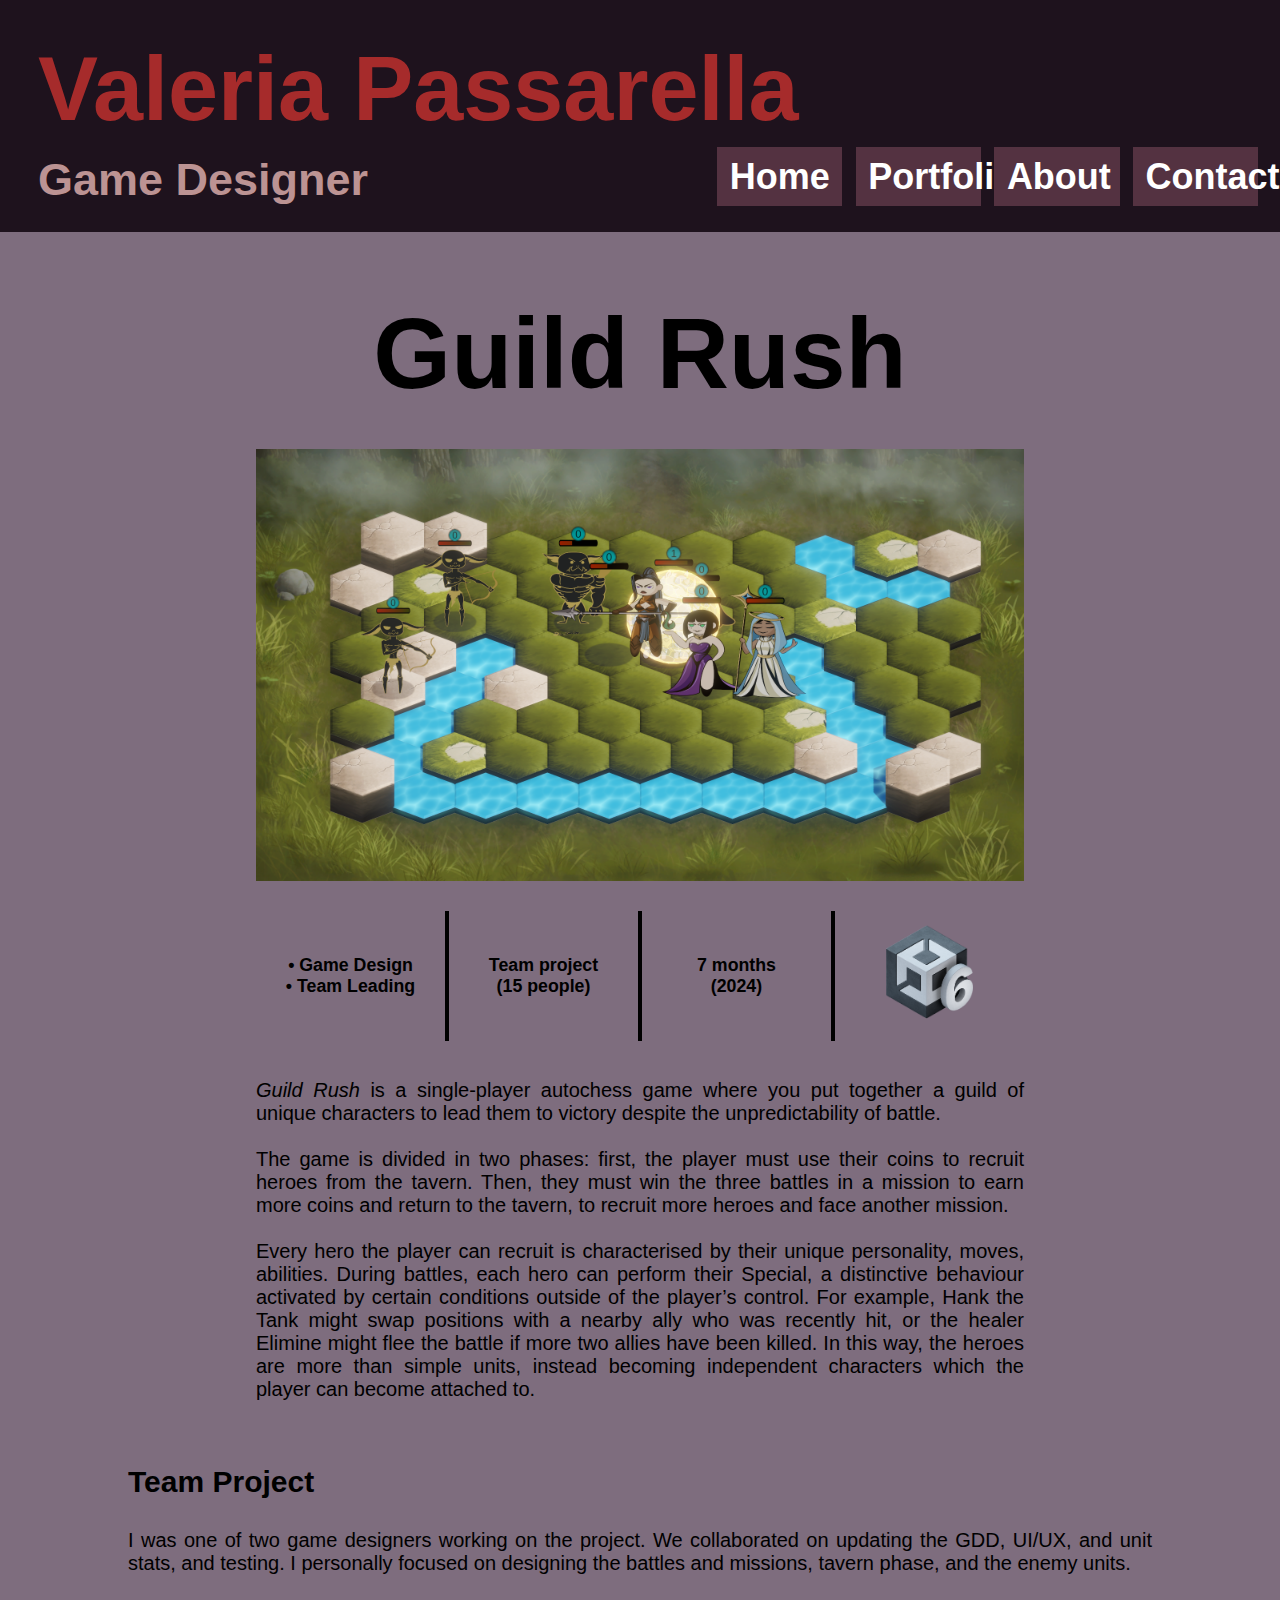
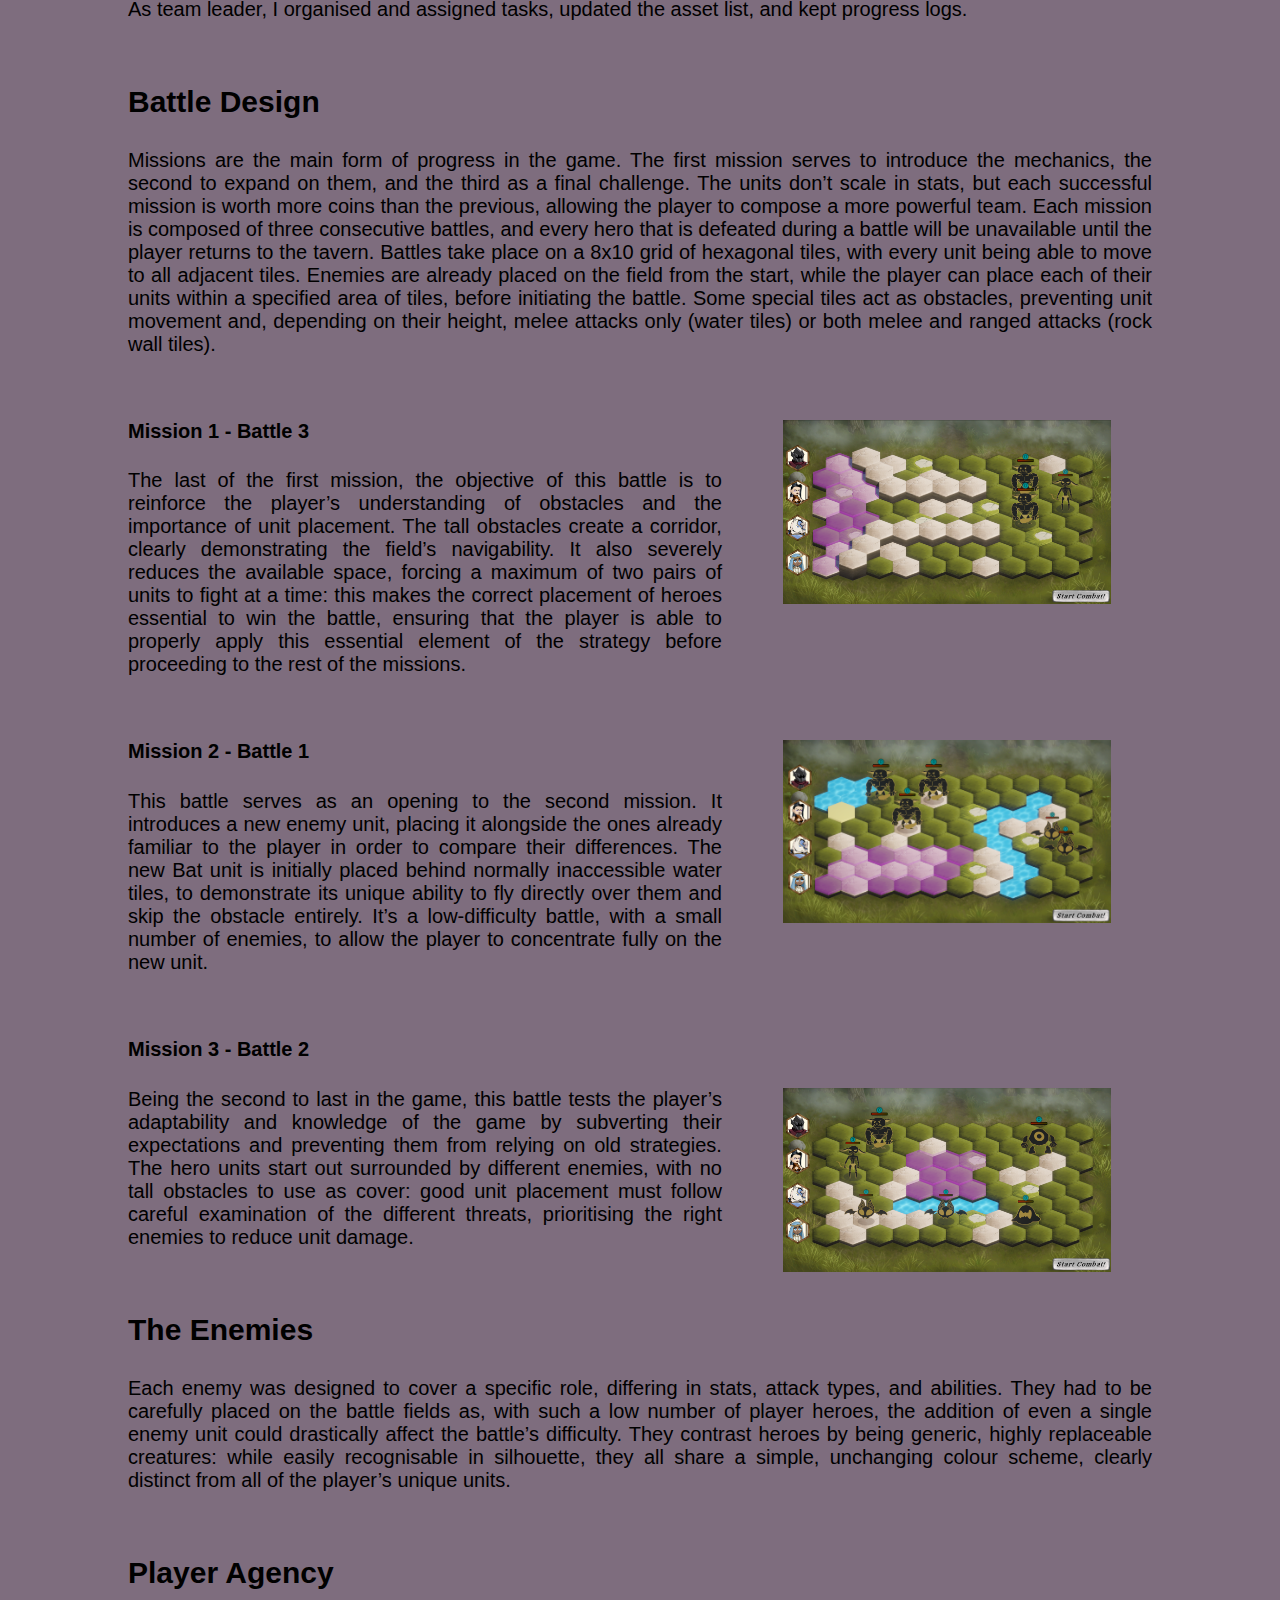
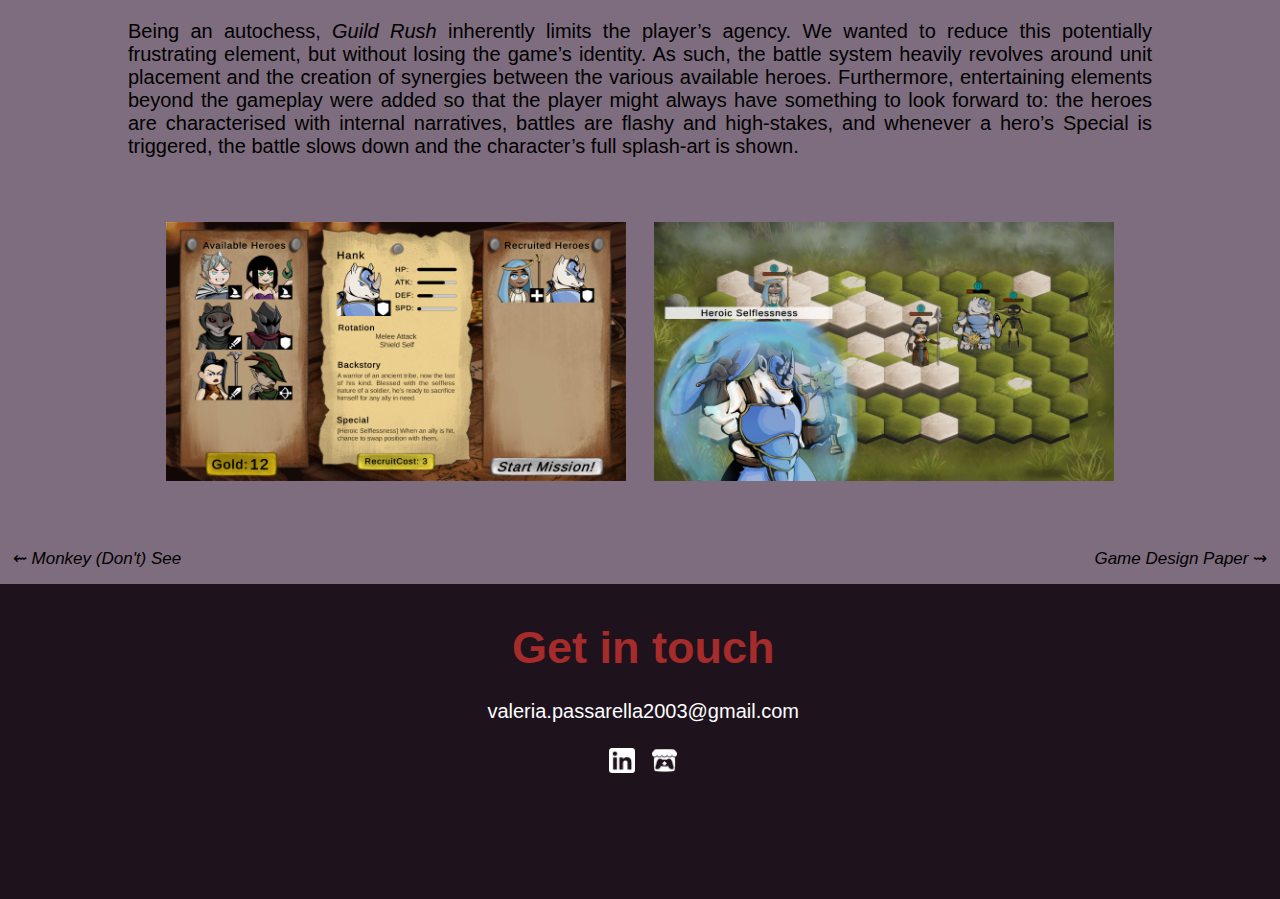
<file: project-guildrush.html>
<!DOCTYPE html>
<html>
  <head>
    <meta charset="UTF-8">
    <meta name="viewport" content="width=device-width, initial-scale=1.0">
    <meta name="referrer" content="origin" />
    <title>Guild Rush - Valeria Passarella</title>
    <link href="style.css" rel="stylesheet" type="text/css"/>
    <link rel="shortcut icon" href="IMGs/favicon.ico"/>
  </head>
  
  <body>
    <div class="header"> 
      <h1> Valeria Passarella </h1> 
      <h2> Game Designer </h2>
      <div class="sectionLinks"> 
        <div class="sectionButton"> 
          <a href="index.html">Home</a> 
        </div>
        <div class="sectionButton">
          <a href="portfolio.html">Portfolio</a> 
        </div>
        <div class="sectionButton">
          <a href="about.html">About</a> 
        </div>
        <div class="sectionButton">
          <a href="#contactsFooter">Contact</a> 
        </div>
      </div>
    </div>

    <div class="projectTitle">
      <h1>Guild Rush</h1>
    </div>

    <div class="projectImage">
      <a href="IMGs/ProjectMedia/Guild Rush/Guild_Screenshot1.png" target="_blank" id="imageLink">
        <img src="IMGs/ProjectMedia/Guild Rush/Guild_Screenshot1.png" alt="SDG gameplay screenshot" style="width:100%;height:100%;"> 
      </a>
    </div>

    <div class="projectStatsContainer">
      <!--<div class="statSeparator"></div>-->

      <div class="stat">
        <h3>
          • Game Design<br>
          • Team Leading
        </h3>
      </div>
      
      <div class="statSeparator"></div>

      <div class="stat">
        <h3>Team project<br>(15 people)</h3>
      </div>

      <div class="statSeparator"></div>

      <div class="stat">
        <h3>7 months<br>(2024)</h3>
      </div>

      <div class="statSeparator"></div>

      <div class="stat">
        <!---<h3>Unity 5</h3>--->
        <img src="IMGs/Icons/Unity6_icon2.png" style="width:50%;height:50%;">
      </div>

      <!--<div class="statSeparator"></div>-->
    </div>

    <div class="projectPitchBox">
      <p>
        <em>Guild Rush</em> is a single-player autochess game where you put together a guild 
        of unique characters to lead them to victory despite the unpredictability of battle.<br>
        <br>
        The game is divided in two phases: first, the player must use their coins to recruit 
        heroes from the tavern. Then, they must win the three battles in a mission to earn more 
        coins and return to the tavern, to recruit more heroes and face another mission.<br>
        <br>
        Every hero the player can recruit is characterised by their unique personality, moves, abilities. 
        During battles, each hero can perform their Special, a distinctive behaviour activated by certain 
        conditions outside of the player’s control. For example, Hank the Tank might swap positions with 
        a nearby ally who was recently hit, or the healer Elimine might flee the battle if more two allies 
        have been killed. In this way, the heroes are more than simple units, instead becoming independent 
        characters which the player can become attached to.
      </p>
    </div>

    <!--<div class="projectDescriptionImages">
      <a href="IMGs/ProjectMedia/SpaceDeliveryGuy/SDG_Gameplay1.gif" target="_blank" id="imageLink">
        <img src="IMGs/ProjectMedia/SpaceDeliveryGuy/SDG_Gameplay1.gif" alt="HUD Gameplay gif" style="width:40%;height:40%;">
      </a>
    </div>-->



    <div class="projectDescriptionBox">
      <h3>Team Project</h3>
      <p>
        I was one of two game designers working on the project. We collaborated on updating the GDD, 
        UI/UX, and unit stats, and testing. I personally focused on designing the battles and missions, 
        tavern phase, and the enemy units.<br>
        <br>
        As team leader, I organised and assigned tasks, updated the asset list, and kept progress logs.
      </p>
    </div>
    
    <div class="projectDescriptionBox">
      <h3>Battle Design</h3>
      <p>
        Missions are the main form of progress in the game. The first mission serves to introduce the mechanics, 
        the second to expand on them, and the third as a final challenge. The units don’t scale in stats, 
        but each successful mission is worth more coins than the previous, allowing the player to compose a 
        more powerful team. Each mission is composed of three consecutive battles, and every hero that is 
        defeated during a battle will be unavailable until the player returns to the tavern.

        Battles take place on a 8x10 grid of hexagonal tiles, with every unit being able to move to all 
        adjacent tiles. Enemies are already placed on the field from the start, while the player can place 
        each of their units within a specified area of tiles, before initiating the battle. Some special tiles 
        act as obstacles, preventing unit movement and, depending on their height, melee attacks only (water tiles) 
        or both melee and ranged attacks (rock wall tiles).
      </p>
    </div>

    <div class="projectDescriptionBox">
      <div class="projectDescriptionImages">
        <a href="IMGs/ProjectMedia/Guild Rush/Guild_Battle1.png" target="_blank" id="imageLink">
          <img src="IMGs/ProjectMedia/Guild Rush/Guild_Battle1.png" alt="Mission 1 battle 3 field layout" style="width:80%;height:80%;">
        </a>
        <!--<p>Battle 3 field</p>-->
      </div>
      <h4>Mission 1 - Battle 3</h4>
      <p>
        The last of the first mission, the objective of this battle is to reinforce the player’s understanding 
        of obstacles and the importance of unit placement. The tall obstacles create a corridor, clearly 
        demonstrating the field’s navigability. It also severely reduces the available space, forcing a maximum 
        of two pairs of units to fight at a time: this makes the correct placement of heroes essential to win 
        the battle, ensuring that the player is able to properly apply this essential element of the strategy 
        before proceeding to the rest of the missions.
        <br>
      </p>
    </div>
    
    <div class="projectDescriptionBox">
      <div class="projectDescriptionImages">
        <a href="IMGs/ProjectMedia/Guild Rush/Guild_Battle2.png" target="_blank" id="imageLink">
          <img src="IMGs/ProjectMedia/Guild Rush/Guild_Battle2.png" alt="Mission 2 battle 1 field layout" style="width:80%;height:80%;">
        </a>
        <!--<p>Battle 1 field</p>-->
      </div>
      <h4>Mission 2 - Battle 1</h4>
      <p>
        This battle serves as an opening to the second mission. It introduces a new enemy unit, placing it 
        alongside the ones already familiar to the player in order to compare their differences. The new Bat 
        unit is initially placed behind normally inaccessible water tiles, to demonstrate its unique ability
        to fly directly over them and skip the obstacle entirely. It’s a low-difficulty battle, with a small 
        number of enemies, to allow the player to concentrate fully on the new unit.
        <br>
      </p>
    </div>

    <div class="projectDescriptionBox">
      <h4>Mission 3 - Battle 2</h4>
      <div class="projectDescriptionImages">
        <a href="IMGs/ProjectMedia/Guild Rush/Guild_Battle3.png" target="_blank" id="imageLink">
          <img src="IMGs/ProjectMedia/Guild Rush/Guild_Battle3.png" alt="Mission 3 battle 2 field layout" style="width:80%;height:80%;">
        </a>
        <!--<p>Battle 2 field</p>-->
      </div>
      
      <p>
        Being the second to last in the game, this battle tests the player’s adaptability and knowledge of 
        the game by subverting their expectations and preventing them from relying on old strategies. 
        The hero units start out surrounded by different enemies, with no tall obstacles to use as cover: 
        good unit placement must follow careful examination of the different threats, prioritising the 
        right enemies to reduce unit damage. 
      </p>
    </div>

    <div class="projectDescriptionBox">
      <h3>The Enemies</h3>
      <p>
        Each enemy was designed to cover a specific role, differing in stats, attack types, and abilities. 
        They had to be carefully placed on the battle fields as, with such a low number of player heroes, 
        the addition of even a single enemy unit could drastically affect the battle’s difficulty. 
        They contrast heroes by being generic, highly replaceable creatures: while easily recognisable in 
        silhouette, they all share a simple, unchanging colour scheme, clearly distinct from all of the 
        player’s unique units. 
      </p>
    </div>

    <div class="projectDescriptionBox">
      <h3>Player Agency</h3>
      <p>
        Being an autochess, <em>Guild Rush</em> inherently limits the player’s agency. We wanted to reduce this 
        potentially frustrating element, but without losing the game’s identity. As such, the battle system 
        heavily revolves around unit placement and the creation of synergies between the various available heroes. 
        Furthermore, entertaining elements beyond the gameplay were added so that the player might always 
        have something to look forward to: the heroes are characterised with internal narratives, battles are 
        flashy and high-stakes, and whenever a hero’s Special is triggered, the battle slows down and the 
        character’s full splash-art is shown.
      </p>
    </div>

    <div class="projectScreens">
      <a href="IMGs/ProjectMedia/Guild Rush/Guild_Screenshot2.png" target="_blank" id="imageLink">
        <img src="IMGs/ProjectMedia/Guild Rush/Guild_Screenshot2.png" alt="SDG gameplay screenshot" style="width:40%;height:40%;">
      </a>
      <a href="IMGs/ProjectMedia/Guild Rush/Guild_Screenshot3.png" target="_blank" id="imageLink">
        <img src="IMGs/ProjectMedia/Guild Rush/Guild_Screenshot3.png" alt="SDG gameplay Screenshot" style="width:40%;height:40%;">
      </a>
      <!--<iframe width="728" height="409" src="https://www.youtube.com/embed/cbGGaQxaXkU?si=P5xjwQRdvRzi0ccP" title="YouTube video player" frameborder="0" allow="accelerometer; autoplay; clipboard-write; encrypted-media; gyroscope; picture-in-picture; web-share" referrerpolicy="strict-origin-when-cross-origin" allowfullscreen></iframe>-->
    </div>


    <div class="downloadExe">
      <!--<a href="IMGs/ProjectMedia/Individuopolis/" download="Individuopolis_Build_1.03">Download the build!</a>-->
    </div>


    <div>
      <div class="projectNavPost"><a href="project-monkeydontsee.html">⇜ <em>Monkey (Don't) See</em></b></a></div>
      <div class="projectNavPrev"><a href="project-complexitypaper.html"><em>Game Design Paper</em> ⇝</a></div>
    </div>

    <div class="footer" id="contactsFooter">
      <h2>Get in touch</h2>
      <a href="mailto:valeria.passarella2003@gmail.com">valeria.passarella2003@gmail.com</a>
      <div class="iconLinks">
        <a href="https://www.linkedin.com/in/valeria-passarella-037891230/"><img src="IMGs/Icons/LinkedIn_icon.png" style="width:2%;height:2%;" title="LinkedIn"></a>
        <a href="https://valfezant.itch.io/"><img src="IMGs/Icons/Itch.io_icon.png" style="width:2%;height:2%;" title="Itch.io"></a>
      </div>
    </div>
    
  </body>
</html>
</file>
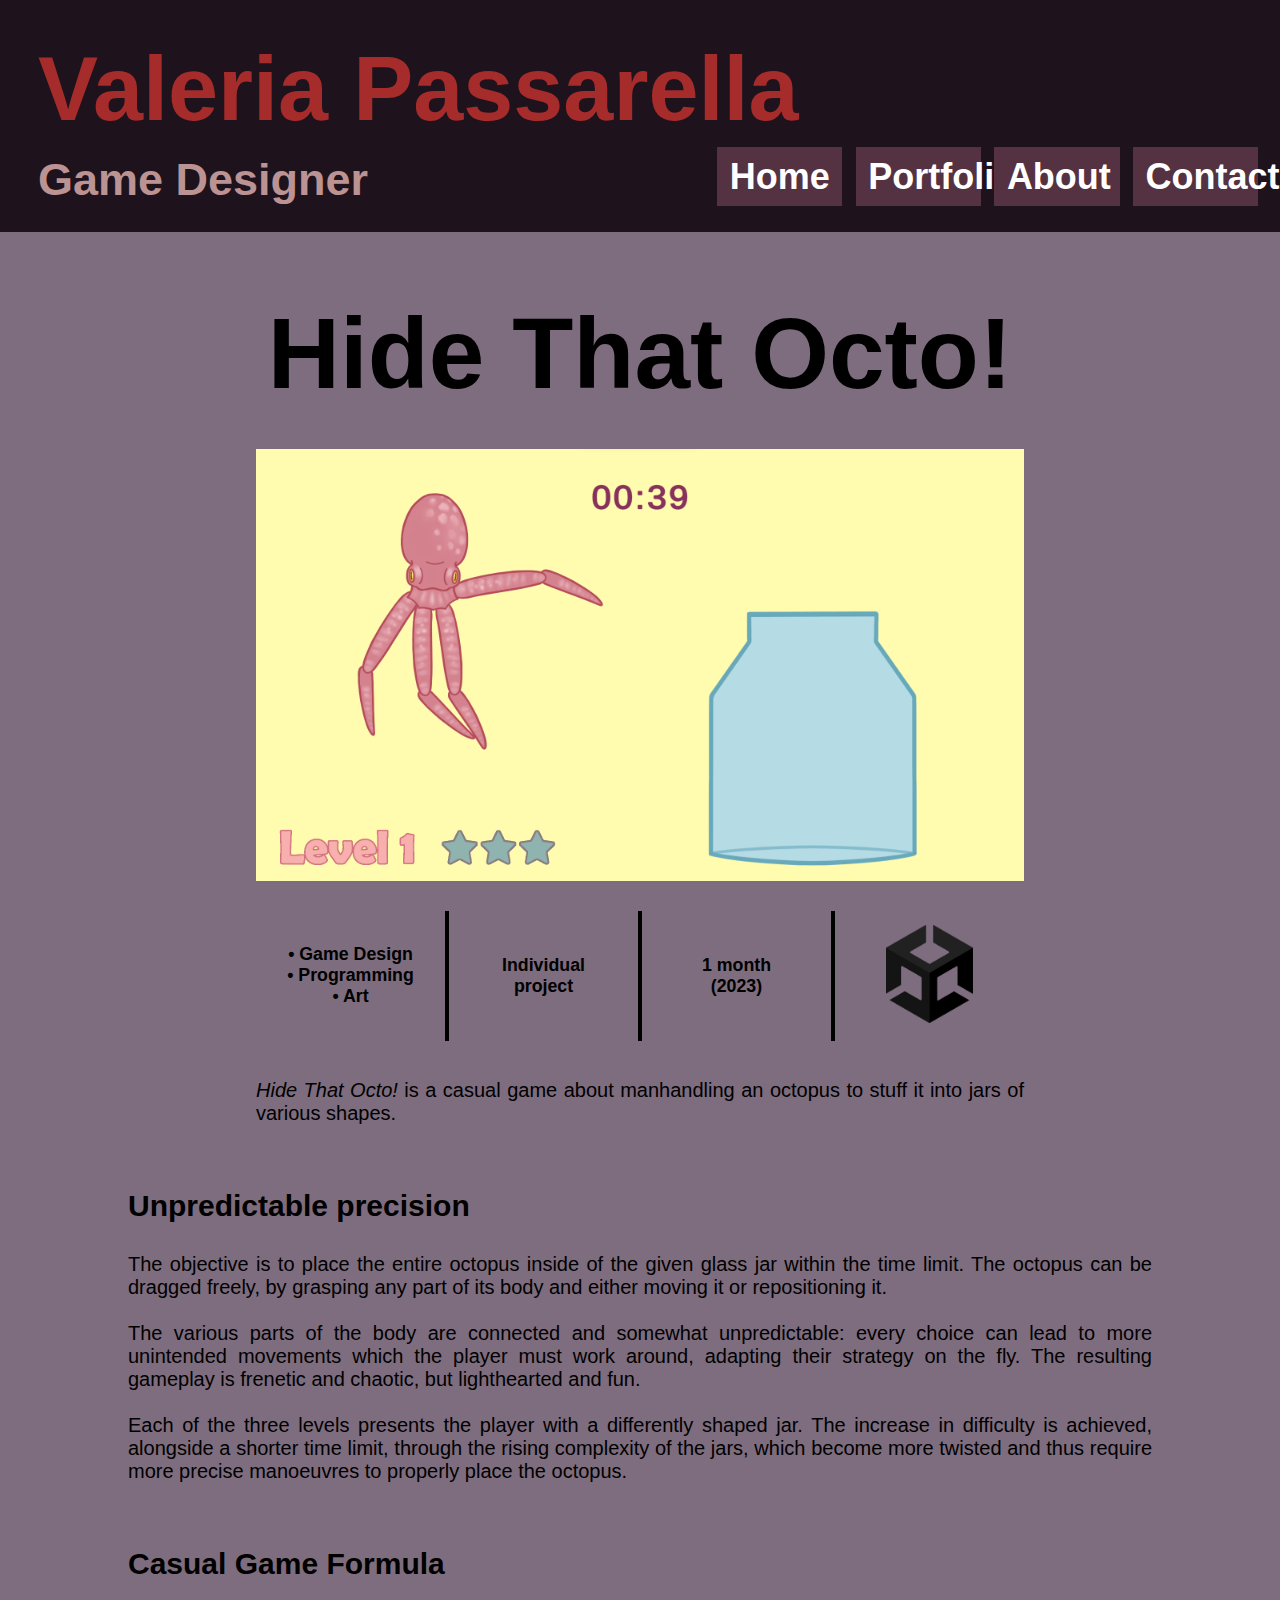
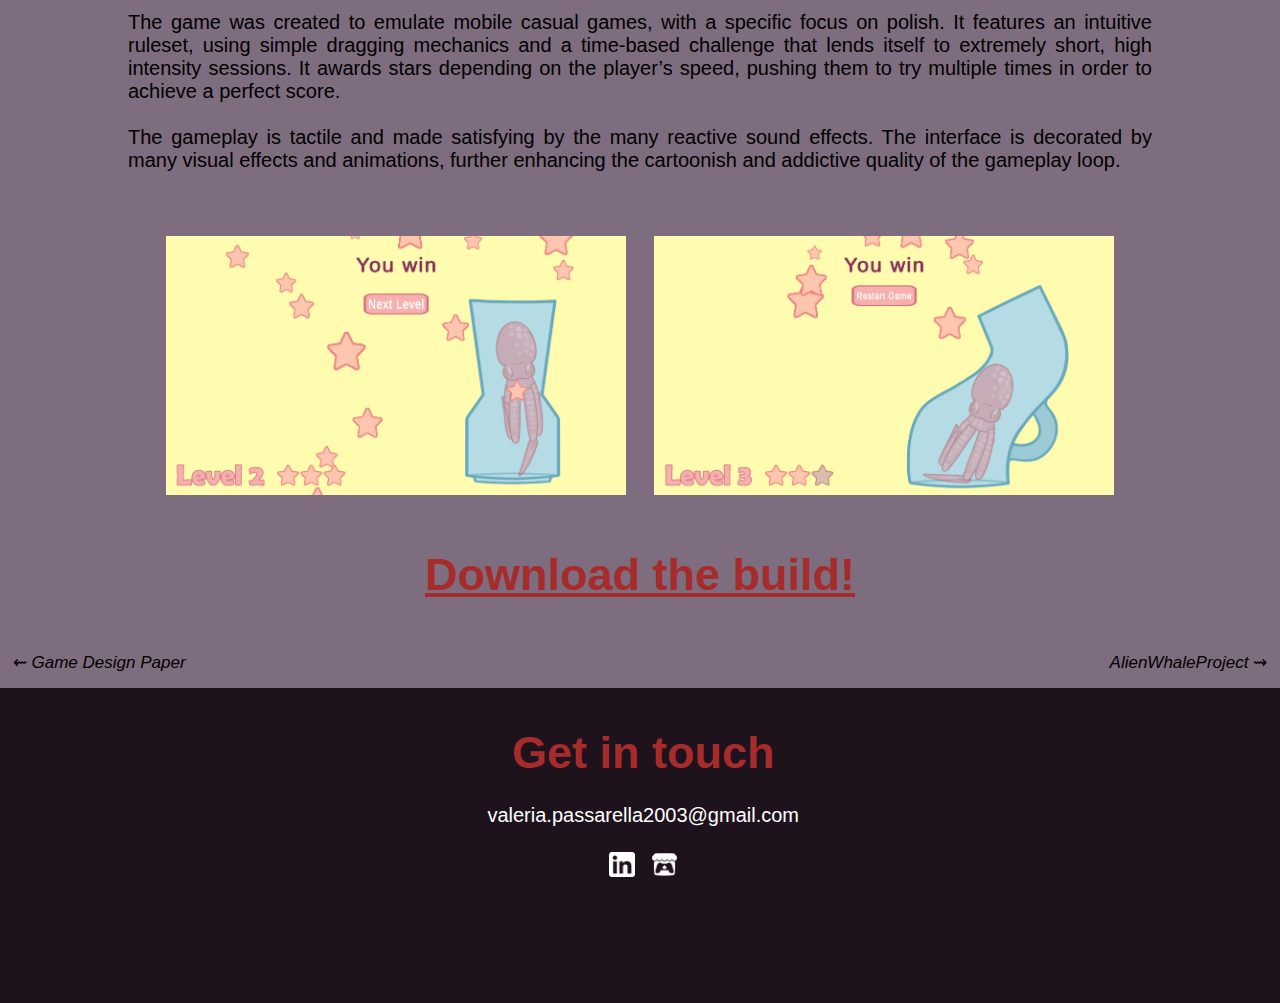
<file: project-hidethatocto.html>
<!DOCTYPE html>
<html>
  <head>
    <meta charset="UTF-8">
    <meta name="viewport" content="width=device-width, initial-scale=1.0">
    <title>Hide That Octo! - Valeria Passarella</title>
    <link href="style.css" rel="stylesheet" type="text/css"/>
    <link rel="shortcut icon" href="IMGs/favicon.ico"/>
  </head>
  
  <body>
    <div class="header"> 
      <h1> Valeria Passarella </h1> 
      <h2> Game Designer </h2>
      <div class="sectionLinks"> 
        <div class="sectionButton"> 
          <a href="index.html">Home</a> 
        </div>
        <div class="sectionButton">
          <a href="portfolio.html">Portfolio</a> 
        </div>
        <div class="sectionButton">
          <a href="about.html">About</a> 
        </div>
        <div class="sectionButton">
          <a href="#contactsFooter">Contact</a> 
        </div>
      </div>
    </div>

    <div class="projectTitle">
      <h1>Hide That Octo!</h1>
    </div>

    <div class="projectImage">
      <a href="IMGs/ProjectMedia/HideThatOcto/Octo_Screenshot1.png" target="_blank" id="imageLink">
        <img src="IMGs/ProjectMedia/HideThatOcto/Octo_Screenshot1.png" alt="Hide That Octo! gameplay screenshot" style="width:100%;height:100%;">
      </a> 
    </div>

    <div class="projectStatsContainer">
      <!--<div class="statSeparator"></div>-->

      <div class="stat">
        <h3>
          • Game Design<br>
          • Programming<br>
          • Art
        </h3>
      </div>
      
      <div class="statSeparator"></div>

      <div class="stat">
        <h3>Individual<br>project</h3>
      </div>

      <div class="statSeparator"></div>

      <div class="stat">
        <h3>1 month<br>(2023)</h3>
      </div>

      <div class="statSeparator"></div>

      <div class="stat">
        <!---<h3>Unity 5</h3>--->
        <img src="IMGs/Icons/Unity_icon2.png" style="width:50%;height:50%;">
      </div>

      <!--<div class="statSeparator"></div>-->
    </div>

    <div class="projectPitchBox">
      <p>
        <em>Hide That Octo!</em> is a casual game about manhandling an octopus 
        to stuff it into jars of various shapes.  
      </p>
    </div>


    <div class="projectDescriptionBox">
      <h3>Unpredictable precision</h3>
      <p>
        The objective is to place the entire octopus inside of the given glass jar 
        within the time limit. The octopus can be dragged freely, by grasping any 
        part of its body and either moving it or repositioning it.<br>
        <br>
        The various parts of the body are connected and somewhat unpredictable: 
        every choice can lead to more unintended movements which the player must 
        work around, adapting their strategy on the fly. The resulting gameplay is 
        frenetic and chaotic, but lighthearted and fun.<br>
        <br>
        Each of the three levels presents the player with a differently shaped jar. 
        The increase in difficulty is achieved, alongside a shorter time limit, 
        through the rising complexity of the jars, which become more twisted 
        and thus require more precise manoeuvres to properly place the octopus.
      </p>
    </div>
    
    <div class="projectDescriptionBox">
      <h3>Casual Game Formula</h3>
      <p>
        The game was created to emulate mobile casual games, with a specific focus 
        on polish. It features an intuitive ruleset, using simple dragging mechanics 
        and a time-based challenge that lends itself to extremely short, high intensity 
        sessions. It awards stars depending on the player’s speed, pushing them to 
        try multiple times in order to achieve a perfect score.<br>
        <br>
        The gameplay is tactile and made satisfying by the many reactive sound effects. 
        The interface is decorated by many visual effects and animations, further 
        enhancing the cartoonish and addictive quality of the gameplay loop.
      </p>
    </div>

    <div class="projectScreens">
      <a href="IMGs/ProjectMedia/HideThatOcto/Octo_Screenshot5.png" target="_blank" id="imageLink">
        <img src="IMGs/ProjectMedia/HideThatOcto/Octo_Screenshot5.png" alt="Hide That Octo! gameplay screenshot" style="width:40%;height:40%;">
      </a>
      <a href="IMGs/ProjectMedia/HideThatOcto/Octo_Screenshot6.png" target="_blank" id="imageLink">
        <img src="IMGs/ProjectMedia/HideThatOcto/Octo_Screenshot6.png" alt="Hide That Octo! gameplay screenshot" style="width:40%;height:40%;">
      </a>
    </div>


    <div class="downloadExe">
      <a href="IMGs/ProjectMedia/HideThatOcto/HideThatOcto.zip" download="HideThatOcto">Download the build!</a>
    </div>


    <div>
      <div class="projectNavPost"><a href="project-complexitypaper.html">⇜ <em>Game Design Paper</em></a></div>
      <div class="projectNavPrev"><a href="project-alienwhaleproject.html"><em>AlienWhaleProject</em> ⇝</a></div>
    </div>

    <div class="footer" id="contactsFooter">
      <h2>Get in touch</h2>
      <a href="mailto:valeria.passarella2003@gmail.com">valeria.passarella2003@gmail.com</a>
      <div class="iconLinks">
        <a href="https://www.linkedin.com/in/valeria-passarella-037891230/"><img src="IMGs/Icons/LinkedIn_icon.png" style="width:2%;height:2%;" title="LinkedIn"></a>
        <a href="https://valfezant.itch.io/"><img src="IMGs/Icons/Itch.io_icon.png" style="width:2%;height:2%;" title="Itch.io"></a>
      </div>
    </div>
    
  </body>
</html>
</file>
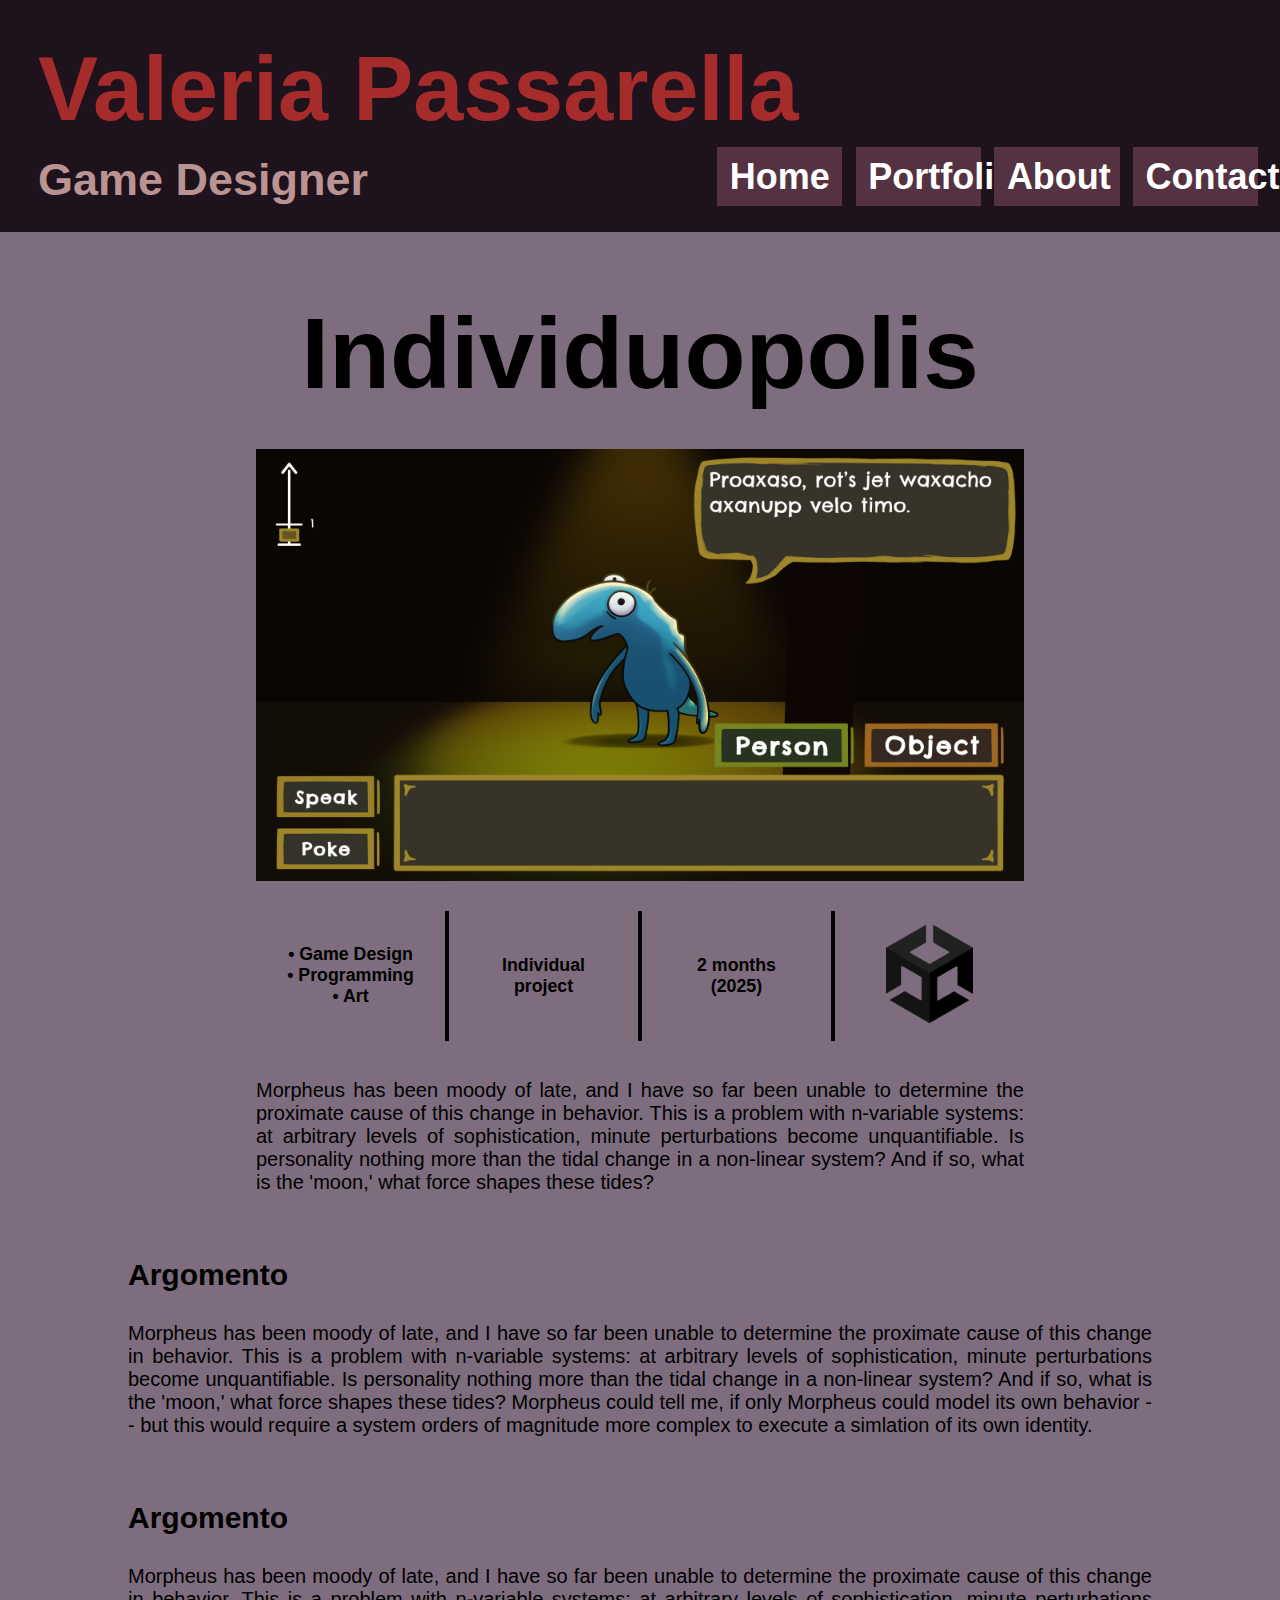
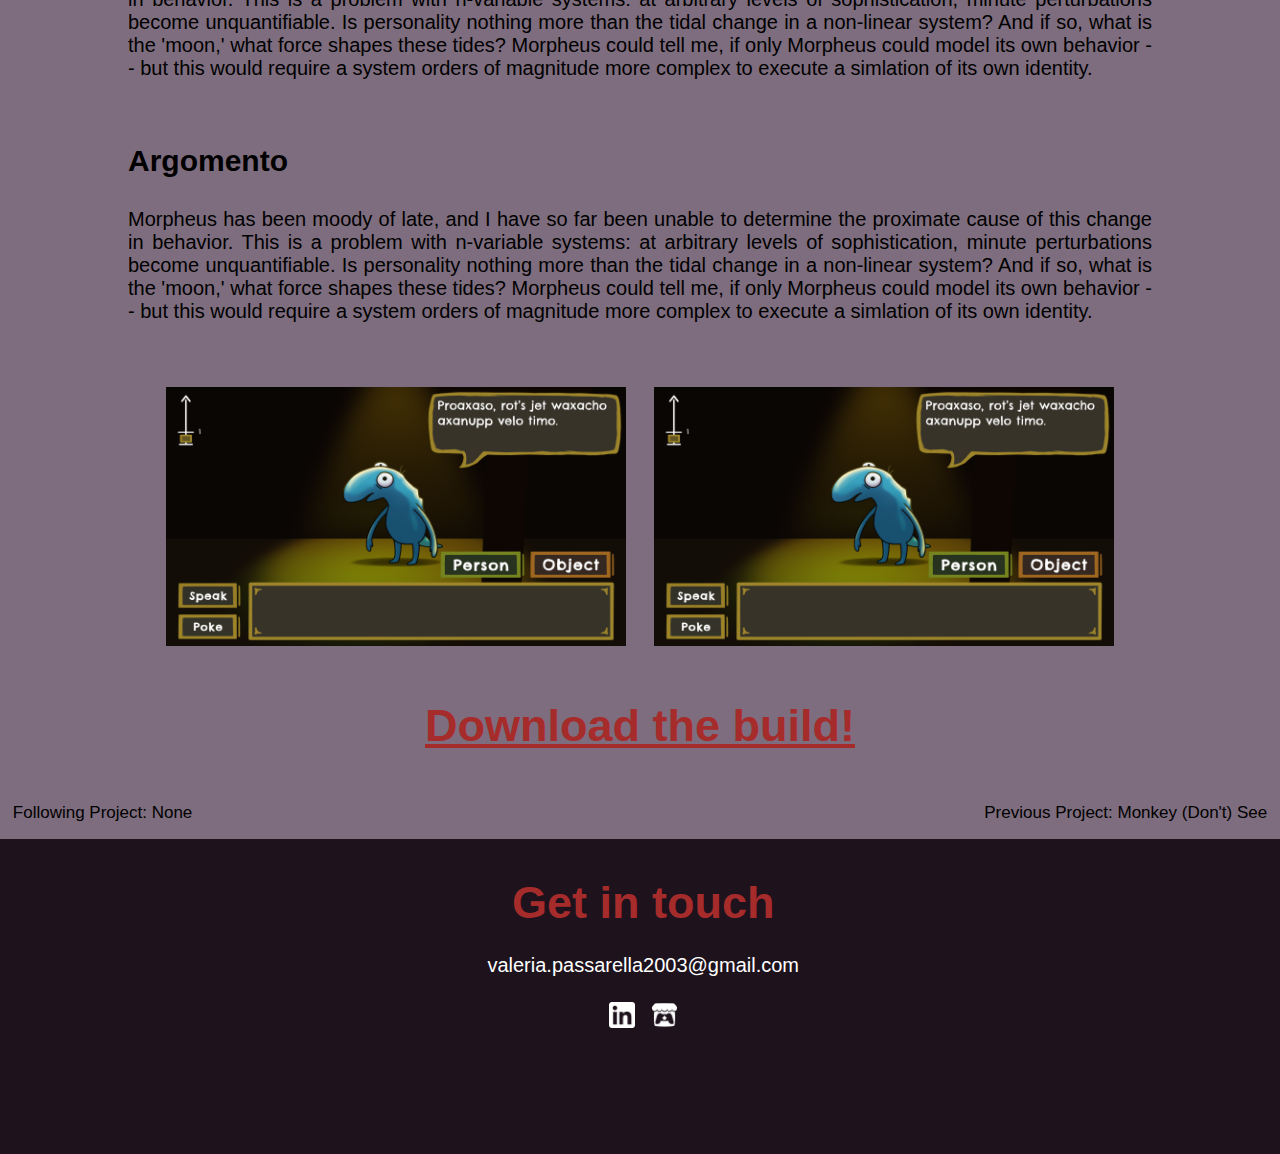
<file: project-individuopolis.html>
<!DOCTYPE html>
<html>
  <head>
    <meta charset="UTF-8">
    <meta name="viewport" content="width=device-width, initial-scale=1.0">
    <title>Individuopolis</title>
    <link href="style.css" rel="stylesheet" type="text/css"/>
    <link rel="shortcut icon" href="IMGs/favicon.ico"/>
  </head>
  
  <body>
    <div class="header"> 
      <h1> Valeria Passarella </h1> 
      <h2> Game Designer </h2>
      <div class="sectionLinks"> 
        <div class="sectionButton"> 
          <a href="index.html">Home</a> 
        </div>
        <div class="sectionButton">
          <a href="portfolio.html">Portfolio</a> 
        </div>
        <div class="sectionButton">
          <a href="about.html">About</a> 
        </div>
        <div class="sectionButton">
          <a href="#contactsFooter">Contact</a> 
        </div>
      </div>
    </div>

    <div class="projectTitle">
      <h1>Individuopolis</h1>
    </div>

    <div class="projectImage">
      <img src="IMGs/ProjectMedia/Individuopolis/Screenshot_1.png" style="width:100%;height:100%;"> 
    </div>

    <div class="projectStatsContainer">
      <!--<div class="statSeparator"></div>-->

      <div class="stat">
        <h3>
          • Game Design<br>
          • Programming<br>
          • Art
        </h3>
      </div>
      
      <div class="statSeparator"></div>

      <div class="stat">
        <h3>Individual<br>project</h3>
      </div>

      <div class="statSeparator"></div>

      <div class="stat">
        <h3>2 months<br>(2025)</h3>
      </div>

      <div class="statSeparator"></div>

      <div class="stat">
        <!---<h3>Unity 5</h3>--->
        <img src="IMGs/Icons/Unity_icon2.png" style="width:50%;height:50%;">
      </div>

      <!--<div class="statSeparator"></div>-->
    </div>

    <div class="projectPitchBox">
      <p>Morpheus has been moody of late, and I have so far been unable 
        to determine the proximate cause of this change in behavior. 
        This is a problem with n-variable systems: at arbitrary levels of 
        sophistication, minute perturbations become unquantifiable. Is personality nothing more than the tidal change in a non-linear 
        system? And if so, what is the 'moon,' what force shapes these tides?</p>
    </div>



    <div class="projectDescriptionBox">
      <h3>Argomento</h3>
      <p>Morpheus has been moody of late, and I have so far been unable 
        to determine the proximate cause of this change in behavior. 
        This is a problem with n-variable systems: at arbitrary levels of 
        sophistication, minute perturbations become unquantifiable. Is personality nothing more than the tidal change in a non-linear 
        system? And if so, what is the 'moon,' what force shapes these tides?
        Morpheus could tell me, if only Morpheus could model its own behavior 
        -- but this would require a system orders of magnitude more complex to 
        execute a simlation of its own identity.</p>
    </div>
    
    <div class="projectDescriptionBox">
      <h3>Argomento</h3>
      <p>Morpheus has been moody of late, and I have so far been unable 
        to determine the proximate cause of this change in behavior. 
        This is a problem with n-variable systems: at arbitrary levels of 
        sophistication, minute perturbations become unquantifiable. Is personality nothing more than the tidal change in a non-linear 
        system? And if so, what is the 'moon,' what force shapes these tides?
        Morpheus could tell me, if only Morpheus could model its own behavior 
        -- but this would require a system orders of magnitude more complex to 
        execute a simlation of its own identity.</p>
    </div>

    <div class="projectDescriptionBox">
      <h3>Argomento</h3>
      <p>Morpheus has been moody of late, and I have so far been unable 
        to determine the proximate cause of this change in behavior. 
        This is a problem with n-variable systems: at arbitrary levels of 
        sophistication, minute perturbations become unquantifiable. Is personality nothing more than the tidal change in a non-linear 
        system? And if so, what is the 'moon,' what force shapes these tides?
        Morpheus could tell me, if only Morpheus could model its own behavior 
        -- but this would require a system orders of magnitude more complex to 
        execute a simlation of its own identity.</p>
    </div>



    <div class="projectScreens">
      <img src="IMGs/ProjectMedia/Individuopolis/Screenshot_1.png" style="width:40%;height:40%;">
      <img src="IMGs/ProjectMedia/Individuopolis/Screenshot_1.png" style="width:40%;height:40%;">
    </div>


    <div class="downloadExe">
      <a href="IMGs/ProjectMedia/Individuopolis/" download="Individuopolis_Build_1.03">Download the build!</a>
    </div>


    <div>
      <div class="projectNavPost"><a href="about.html">Following Project: None</a></div>
      <div class="projectNavPrev"><a href="about.html">Previous Project: Monkey (Don't) See</a></div>
    </div>

    <div class="footer" id="contactsFooter">
      <h2>Get in touch</h2>
      <a href="mailto:valeria.passarella2003@gmail.com">valeria.passarella2003@gmail.com</a>
      <div class="iconLinks">
        <a href="https://www.linkedin.com/in/valeria-passarella-037891230/"><img src="IMGs/Icons/LinkedIn_icon.png" style="width:2%;height:2%;" title="LinkedIn"></a>
        <a href="https://valfezant.itch.io/"><img src="IMGs/Icons/Itch.io_icon.png" style="width:2%;height:2%;" title="Itch.io"></a>
      </div>
    </div>
    
  </body>
</html>

<!---
  - (Titolo)
  - (Immagine)
  - (Overview con stats)
  - (descrizione breve)
  - (Titoli e descrizione)
  - Altri screenshot?
  - Scarica build --- non per tutti
  - pagine per guardare altri progetti
  -->
</file>
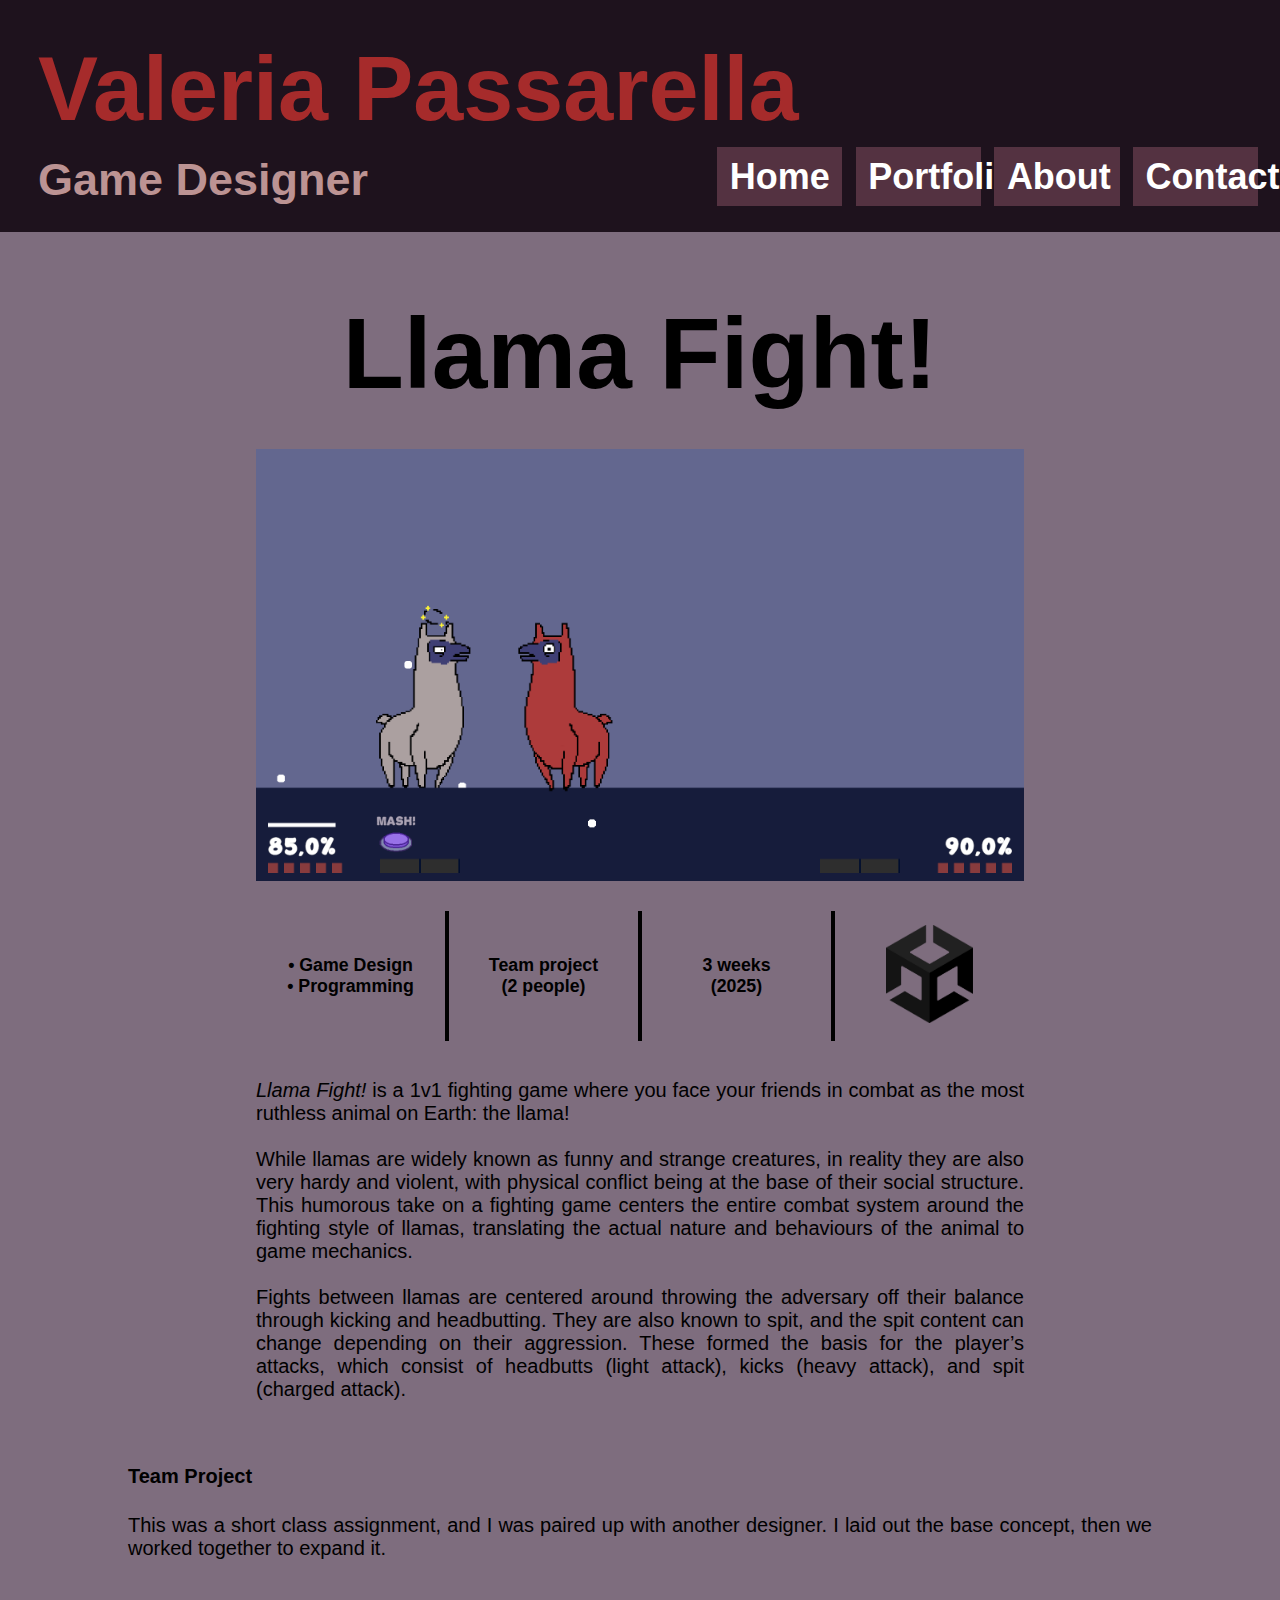
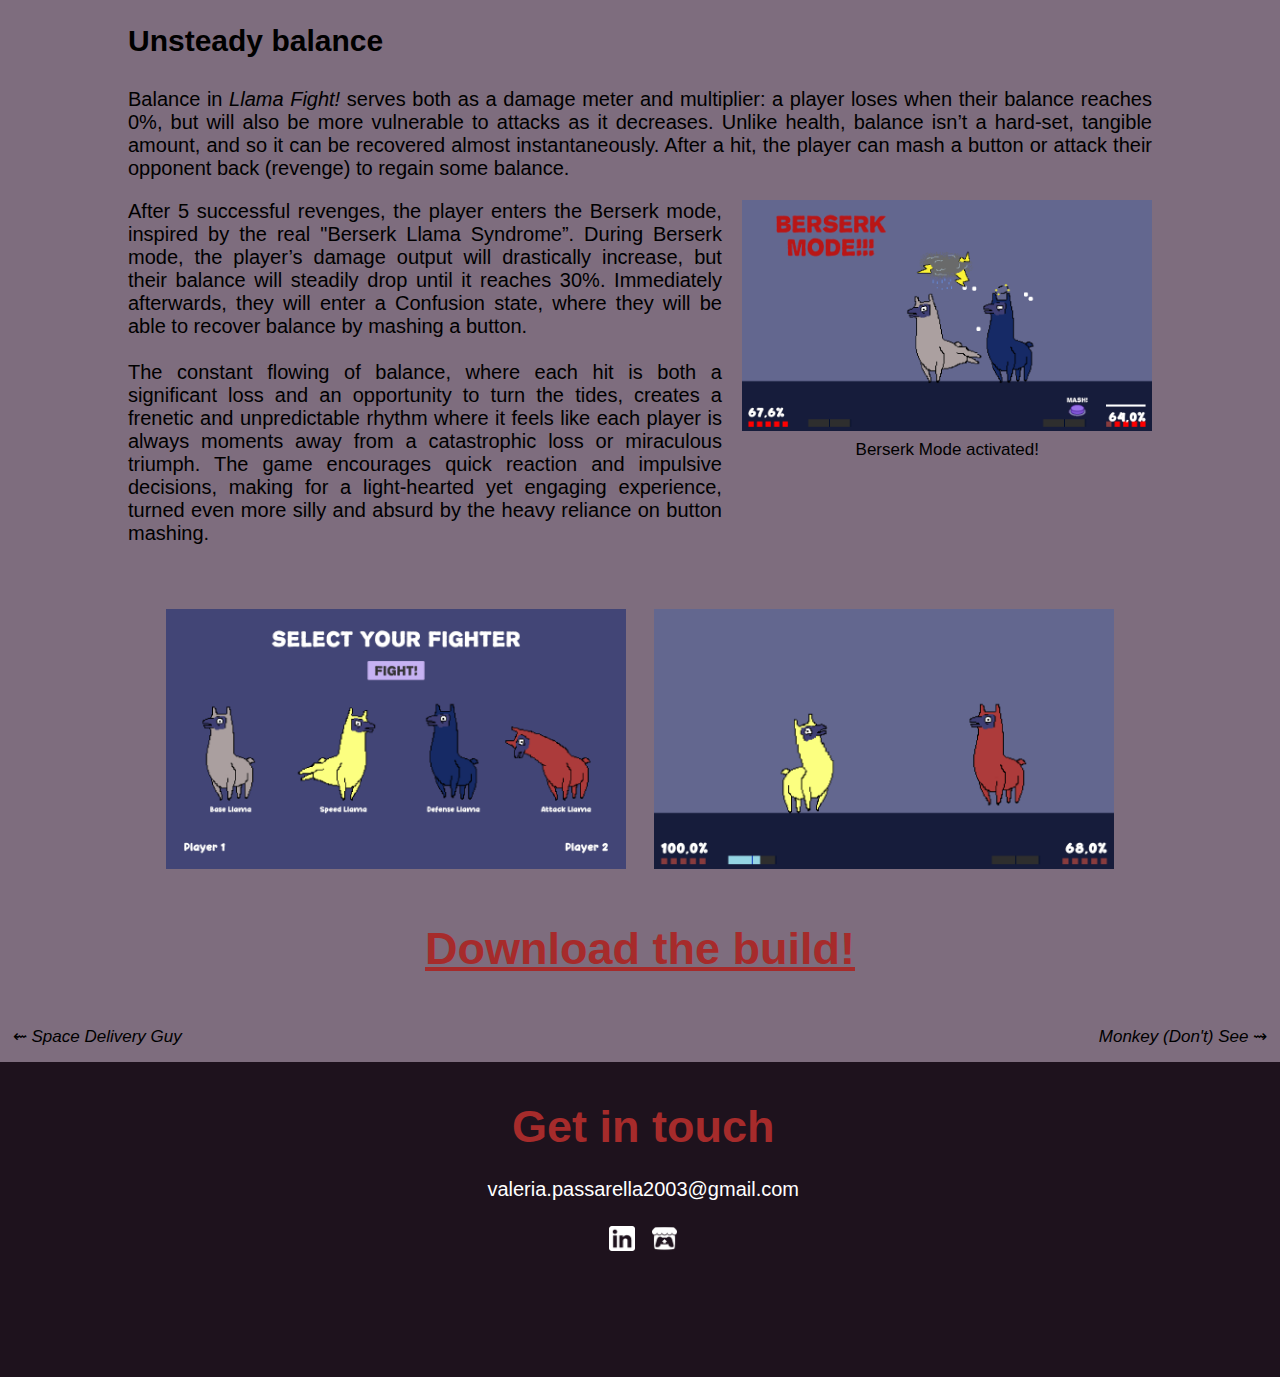
<file: project-llamafight.html>
<!DOCTYPE html>
<html>
  <head>
    <meta charset="UTF-8">
    <meta name="viewport" content="width=device-width, initial-scale=1.0">
    <meta name="referrer" content="origin" />
    <title>Llama Fight! - Valeria Passarella</title>
    <link href="style.css" rel="stylesheet" type="text/css"/>
    <link rel="shortcut icon" href="IMGs/favicon.ico"/>
  </head>
  
  <body>
    <div class="header"> 
      <h1> Valeria Passarella </h1> 
      <h2> Game Designer </h2>
      <div class="sectionLinks"> 
        <div class="sectionButton"> 
          <a href="index.html">Home</a> 
        </div>
        <div class="sectionButton">
          <a href="portfolio.html">Portfolio</a> 
        </div>
        <div class="sectionButton">
          <a href="about.html">About</a> 
        </div>
        <div class="sectionButton">
          <a href="#contactsFooter">Contact</a> 
        </div>
      </div>
    </div>

    <div class="projectTitle">
      <h1>Llama Fight!</h1>
    </div>

    <div class="projectImage">
      <a href="IMGs/ProjectMedia/Llama Fight/Llama_Screenshot1.png" target="_blank" id="imageLink">
        <img src="IMGs/ProjectMedia/Llama Fight/Llama_Screenshot1.png" alt="Llama Fight! gameplay screenshot" style="width:100%;height:100%;"> 
      </a>
    </div>

    <div class="projectStatsContainer">
      <!--<div class="statSeparator"></div>-->

      <div class="stat">
        <h3>
          • Game Design<br>
          • Programming
        </h3>
      </div>
      
      <div class="statSeparator"></div>

      <div class="stat">
        <h3>Team project<br>(2 people)</h3>
      </div>

      <div class="statSeparator"></div>

      <div class="stat">
        <h3>3 weeks<br>(2025)</h3>
      </div>

      <div class="statSeparator"></div>

      <div class="stat">
        <!---<h3>Unity 5</h3>--->
        <img src="IMGs/Icons/Unity_icon2.png" style="width:50%;height:50%;">
      </div>

      <!--<div class="statSeparator"></div>-->
    </div>

    <div class="projectPitchBox">
      <p>
        <em>Llama Fight!</em> is a 1v1 fighting game where you face your friends in 
        combat as the most ruthless animal on Earth: the llama!<br>
        <br>
        While llamas are widely known as funny and strange creatures, 
        in reality they are also very hardy and violent, with physical 
        conflict being at the base of their social structure. This humorous 
        take on a fighting game centers the entire combat system around the 
        fighting style of llamas, translating the actual nature and behaviours 
        of the animal to game mechanics.<br>
        <br>
        Fights between llamas are centered around throwing the adversary off 
        their balance through kicking and headbutting. They are also known to spit, 
        and the spit content can change depending on their aggression. 
        These formed the basis for the player’s attacks, which consist of headbutts 
        (light attack), kicks (heavy attack), and spit (charged attack).
      </p>
    </div>

    <!--<div class="projectDescriptionImages">
      <a href="IMGs/ProjectMedia/SpaceDeliveryGuy/SDG_Gameplay1.gif" target="_blank" id="imageLink">
        <img src="IMGs/ProjectMedia/SpaceDeliveryGuy/SDG_Gameplay1.gif" alt="HUD Gameplay gif" style="width:40%;height:40%;">
      </a>
    </div>-->


    <div class="projectDescriptionBox">
      <h4>Team Project</h4>
      <p>
        This was a short class assignment, and I was paired up with another designer. 
        I laid out the base concept, then we worked together to expand it. 
      </p>
    </div>
    
    <div class="projectDescriptionBox">
      <h3>Unsteady balance</h3>
      <p>
        Balance in <em>Llama Fight!</em> serves both as a damage meter and multiplier: 
        a player loses when their balance reaches 0%, but will also be more 
        vulnerable to attacks as it decreases. Unlike health, balance isn’t a hard-set, 
        tangible amount, and so it can be recovered almost instantaneously. 
        After a hit, the player can mash a button or attack their opponent 
        back (revenge) to regain some balance.<br>
        <div class="projectDescriptionImages">
          <a href="IMGs/ProjectMedia/Llama Fight/Llama_Screenshot4.png" target="_blank" id="imageLink">
            <img src="IMGs/ProjectMedia/Llama Fight/Llama_Screenshot4.png" alt="Berserk Phase">
          </a>
          <p>Berserk Mode activated!</p>
        </div>
        After 5 successful revenges, the player enters the Berserk mode, 
        inspired by the real "Berserk Llama Syndrome”. During Berserk mode, 
        the player’s damage output will drastically increase, but their balance 
        will steadily drop until it reaches 30%. Immediately afterwards, 
        they will enter a Confusion state, where they will be able to recover 
        balance by mashing a button.<br>
        <br>
        The constant flowing of balance, where each hit is both a significant 
        loss and an opportunity to turn the tides, creates a frenetic and 
        unpredictable rhythm where it feels like each player is always moments 
        away from a catastrophic loss or miraculous triumph. The game encourages 
        quick reaction and impulsive decisions, making for a light-hearted yet 
        engaging experience, turned even more silly and absurd by the heavy reliance on button mashing.
      </p>
    </div>



    <div class="projectScreens">
      <a href="IMGs/ProjectMedia/Llama Fight/Llama_Screenshot2.png" target="_blank" id="imageLink">
        <img src="IMGs/ProjectMedia/Llama Fight/Llama_Screenshot2.png" alt="Llama Fight! gameplay screenshot" style="width:40%;height:40%;">
      </a>
      <a href="IMGs/ProjectMedia/Llama Fight/Llama_Screenshot5.png" target="_blank" id="imageLink">
        <img src="IMGs/ProjectMedia/Llama Fight/Llama_Screenshot5.png" alt="Llama Fight! gameplay Screenshot" style="width:40%;height:40%;">
      </a>
      <!--<iframe width="728" height="409" src="https://www.youtube.com/embed/cbGGaQxaXkU?si=P5xjwQRdvRzi0ccP" title="YouTube video player" frameborder="0" allow="accelerometer; autoplay; clipboard-write; encrypted-media; gyroscope; picture-in-picture; web-share" referrerpolicy="strict-origin-when-cross-origin" allowfullscreen></iframe>-->
    </div>


    <div class="downloadExe">
      <a href="IMGs/ProjectMedia/Llama Fight/LlamaFight.zip" download="LlamaFight">Download the build!</a>
    </div>


    <div>
      <div class="projectNavPost"><a href="project-spacedeliveryguy.html">⇜ <em>Space Delivery Guy</em></a></div>
      <div class="projectNavPrev"><a href="project-monkeydontsee.html"><em>Monkey (Don't) See</em> ⇝</a></div>
    </div>

    <div class="footer" id="contactsFooter">
      <h2>Get in touch</h2>
      <a href="mailto:valeria.passarella2003@gmail.com">valeria.passarella2003@gmail.com</a>
      <div class="iconLinks">
        <a href="https://www.linkedin.com/in/valeria-passarella-037891230/"><img src="IMGs/Icons/LinkedIn_icon.png" style="width:2%;height:2%;" title="LinkedIn"></a>
        <a href="https://valfezant.itch.io/"><img src="IMGs/Icons/Itch.io_icon.png" style="width:2%;height:2%;" title="Itch.io"></a>
      </div>
    </div>
    
  </body>
</html>
</file>
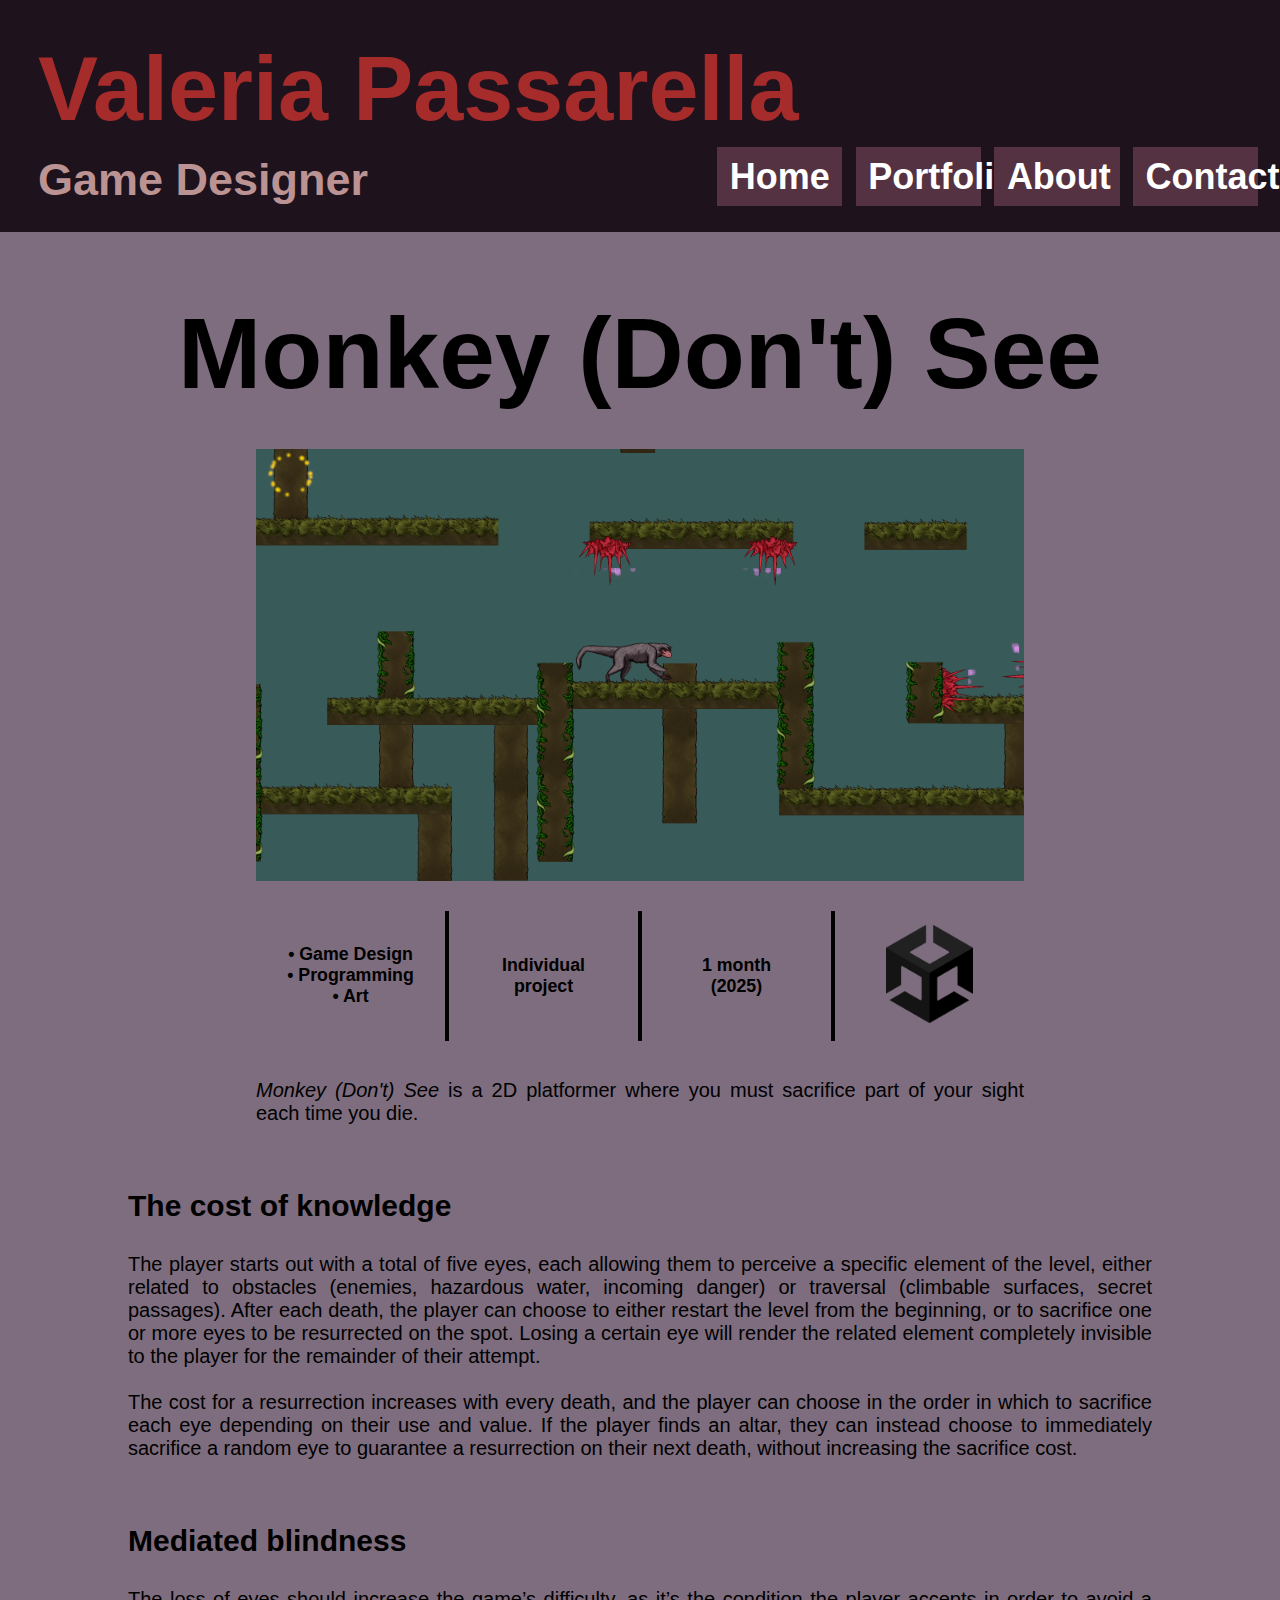
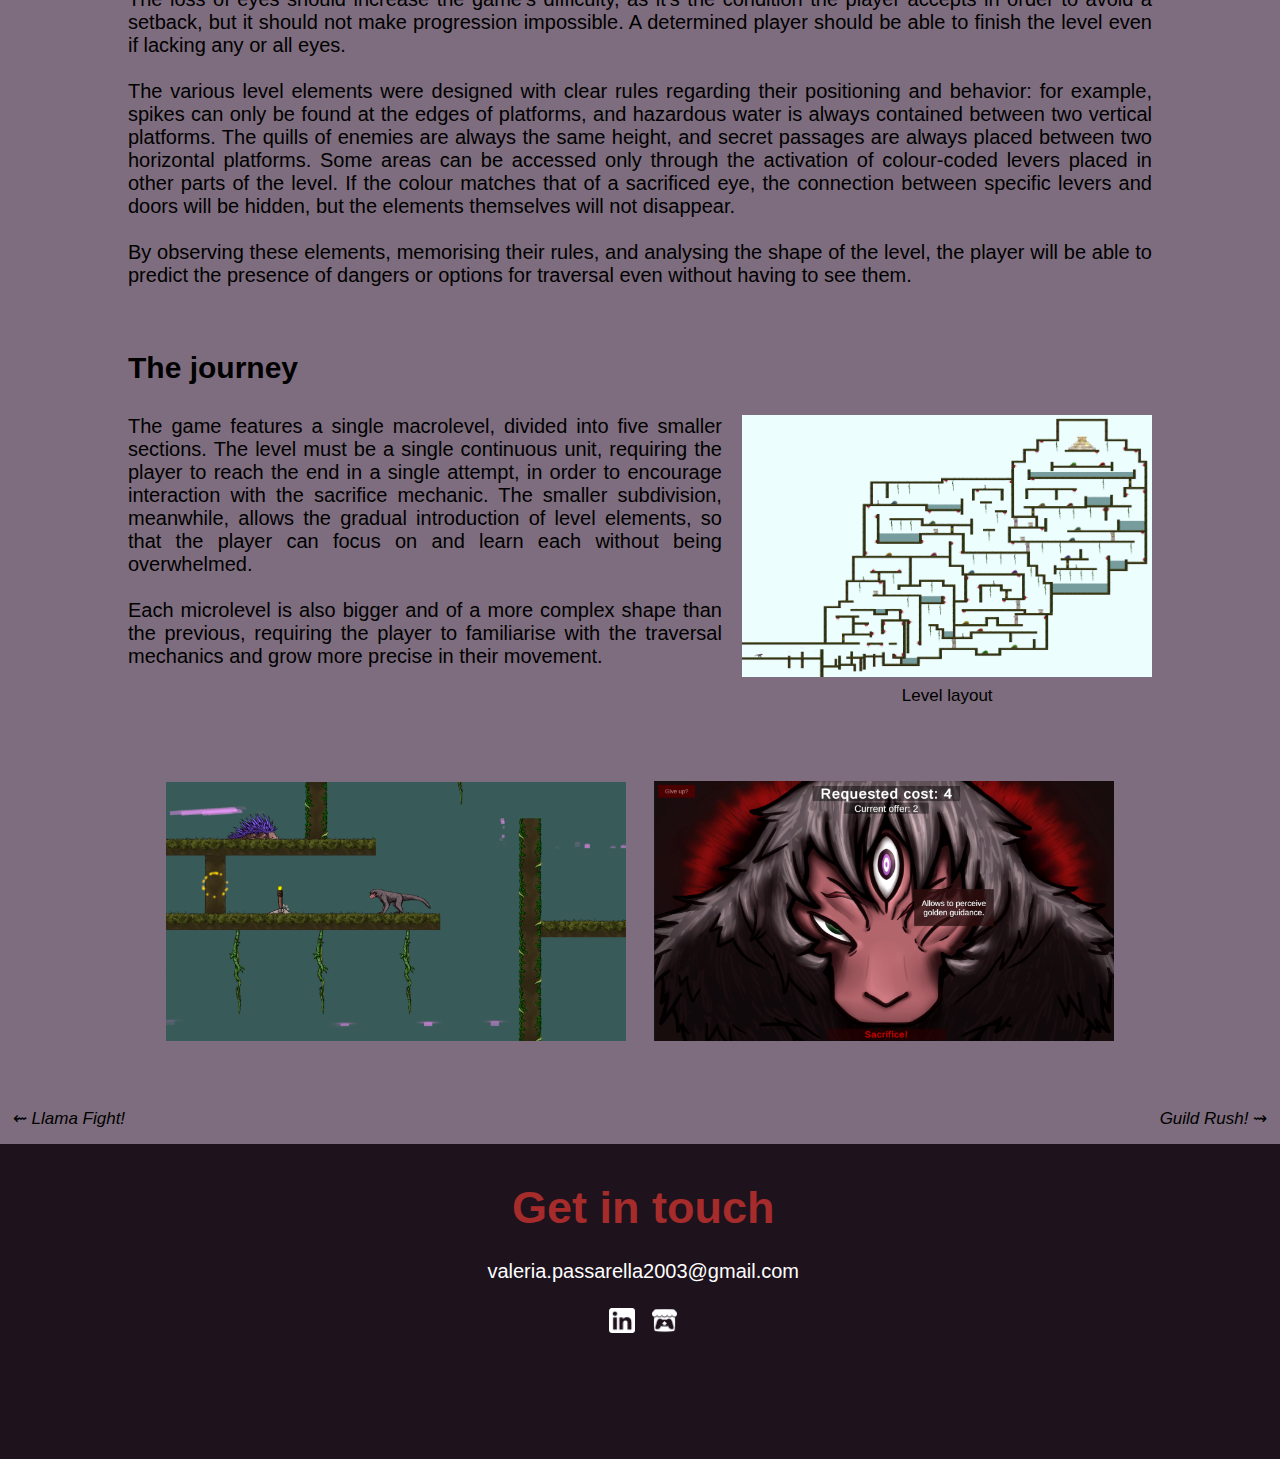
<file: project-monkeydontsee.html>
<!DOCTYPE html>
<html>
  <head>
    <meta charset="UTF-8">
    <meta name="viewport" content="width=device-width, initial-scale=1.0">
    <title>Monkey (Don't) See - Valeria Passarella</title>
    <link href="style.css" rel="stylesheet" type="text/css"/>
    <link rel="shortcut icon" href="IMGs/favicon.ico"/>
  </head>
  
  <body>
    <div class="header"> 
      <h1> Valeria Passarella </h1> 
      <h2> Game Designer </h2>
      <div class="sectionLinks"> 
        <div class="sectionButton"> 
          <a href="index.html">Home</a> 
        </div>
        <div class="sectionButton">
          <a href="portfolio.html">Portfolio</a> 
        </div>
        <div class="sectionButton">
          <a href="about.html">About</a> 
        </div>
        <div class="sectionButton">
          <a href="#contactsFooter">Contact</a> 
        </div>
      </div>
    </div>

    <div class="projectTitle">
      <h1>Monkey (Don't) See</h1>
    </div>

    <div class="projectImage">
      <a href="IMGs/ProjectMedia/Monkey Don't See/Monkey_Screenshot1.png" target="_blank" id="imageLink">
        <img src="IMGs/ProjectMedia/Monkey Don't See/Monkey_Screenshot1.png" alt="Monkey (Don't) See gameplay screenshot" style="width:100%;height:100%;"> 
      </a>
    </div>

    <div class="projectStatsContainer">
      <!--<div class="statSeparator"></div>-->

      <div class="stat">
        <h3>
          • Game Design<br>
          • Programming<br>
          • Art
        </h3>
      </div>
      
      <div class="statSeparator"></div>

      <div class="stat">
        <h3>Individual<br>project</h3>
      </div>

      <div class="statSeparator"></div>

      <div class="stat">
        <h3>1 month<br>(2025)</h3>
      </div>

      <div class="statSeparator"></div>

      <div class="stat">
        <!---<h3>Unity 5</h3>--->
        <img src="IMGs/Icons/Unity_icon2.png" style="width:50%;height:50%;">
      </div>

      <!--<div class="statSeparator"></div>-->
    </div>

    <div class="projectPitchBox">
      <p>
        <em>Monkey (Don't) See</em> is a 2D platformer where you must sacrifice part of 
        your sight each time you die. 
      </p>
    </div>

    <div class="projectDescriptionBox">
      <h3>The cost of knowledge</h3>
      <p>
        The player starts out with a total of five eyes, each allowing them to perceive a 
        specific element of the level, either related to obstacles (enemies, hazardous water, 
        incoming danger) or traversal (climbable surfaces, secret passages). After each death, 
        the player can choose to either restart the level from the beginning, or to sacrifice 
        one or more eyes to be resurrected on the spot. Losing a certain eye will render the 
        related element completely invisible to the player for the remainder of their attempt.<br>
        <br>
        The cost for a resurrection increases with every death, and the player can choose in 
        the order in which to sacrifice each eye depending on their use and value. If the player 
        finds an altar, they can instead choose to immediately sacrifice a random eye to guarantee 
        a resurrection on their next death, without increasing the sacrifice cost. 
      </p>
    </div>
    
    <div class="projectDescriptionBox">
      <h3>Mediated blindness</h3>
      <p>
        The loss of eyes should increase the game’s difficulty, as it’s the condition the player 
        accepts in order to avoid a setback, but it should not make progression impossible. 
        A determined player should be able to finish the level even if lacking any or all eyes.<br>
        <br>
        The various level elements were designed with clear rules regarding their positioning and 
        behavior: for example, spikes can only be found at the edges of platforms, and hazardous 
        water is always contained between two vertical platforms. The quills of enemies are always 
        the same height, and secret passages are always placed between two horizontal platforms. 
        Some areas can be accessed only through the activation of colour-coded levers placed 
        in other parts of the level. If the colour matches that of a sacrificed eye, the connection 
        between specific levers and doors will be hidden, but the elements themselves will not 
        disappear.<br>
        <br>
        By observing these elements, memorising their rules, and analysing the shape of the level, 
        the player will be able to predict the presence of dangers or options for traversal even 
        without having to see them.
      </p>
    </div>

    <div class="projectDescriptionBox">
      <h3>The journey</h3>
      <div class="projectDescriptionImages">
        <a href="IMGs/ProjectMedia/Monkey Don't See/Monkey_LevelDesign2.png" target="_blank" id="imageLink">
          <img src="IMGs/ProjectMedia/Monkey Don't See/Monkey_LevelDesign2.png" alt="Level layout">
        </a>
        <p>Level layout</p>
      </div>
      <p>
        The game features a single macrolevel, divided into five smaller sections. The level must 
        be a single continuous unit, requiring the player to reach the end in a single attempt, 
        in order to encourage interaction with the sacrifice mechanic. The smaller subdivision, 
        meanwhile, allows the gradual introduction of level elements, so that the player can focus 
        on and learn each without being overwhelmed.<br>
        <br>
        Each microlevel is also bigger and of a more complex shape than the previous, requiring the 
        player to familiarise with the traversal mechanics and grow more precise in their movement.
      </p>
    </div>



    <div class="projectScreens">
      <a href="IMGs/ProjectMedia/Monkey Don't See/Monkey_Screenshot3.png" target="_blank" id="imageLink">
        <img src="IMGs/ProjectMedia/Monkey Don't See/Monkey_Screenshot3.png" alt="Monkey (Don't) See gameplay screenshot" style="width:40%;height:40%;">
      </a>
      <a href="IMGs/ProjectMedia/Monkey Don't See/Monkey_Screenshot4.png" target="_blank" id="imageLink">
        <img src="IMGs/ProjectMedia/Monkey Don't See/Monkey_Screenshot4.png" alt="Monkey (Don't) See gameplay screenshot" style="width:40%;height:40%;">
      </a>
    </div>


    <div class="downloadExe">
      <!---
      <a href="IMGs/ProjectMedia/Individuopolis/" download="Individuopolis_Build_1.03">Download the build!</a>
      -->
    </div> 


    <div>
      <div class="projectNavPost"><a href="project-llamafight.html">⇜ <em>Llama Fight!</em></a></div>
      <div class="projectNavPrev"><a href="project-guildrush.html"><em>Guild Rush!</em> ⇝</a></div>
    </div>

    <div class="footer" id="contactsFooter">
      <h2>Get in touch</h2>
      <a href="mailto:valeria.passarella2003@gmail.com">valeria.passarella2003@gmail.com</a>
      <div class="iconLinks">
        <a href="https://www.linkedin.com/in/valeria-passarella-037891230/"><img src="IMGs/Icons/LinkedIn_icon.png" style="width:2%;height:2%;" title="LinkedIn"></a>
        <a href="https://valfezant.itch.io/"><img src="IMGs/Icons/Itch.io_icon.png" style="width:2%;height:2%;" title="Itch.io"></a>
      </div>
    </div>
    
  </body>
</html>
</file>
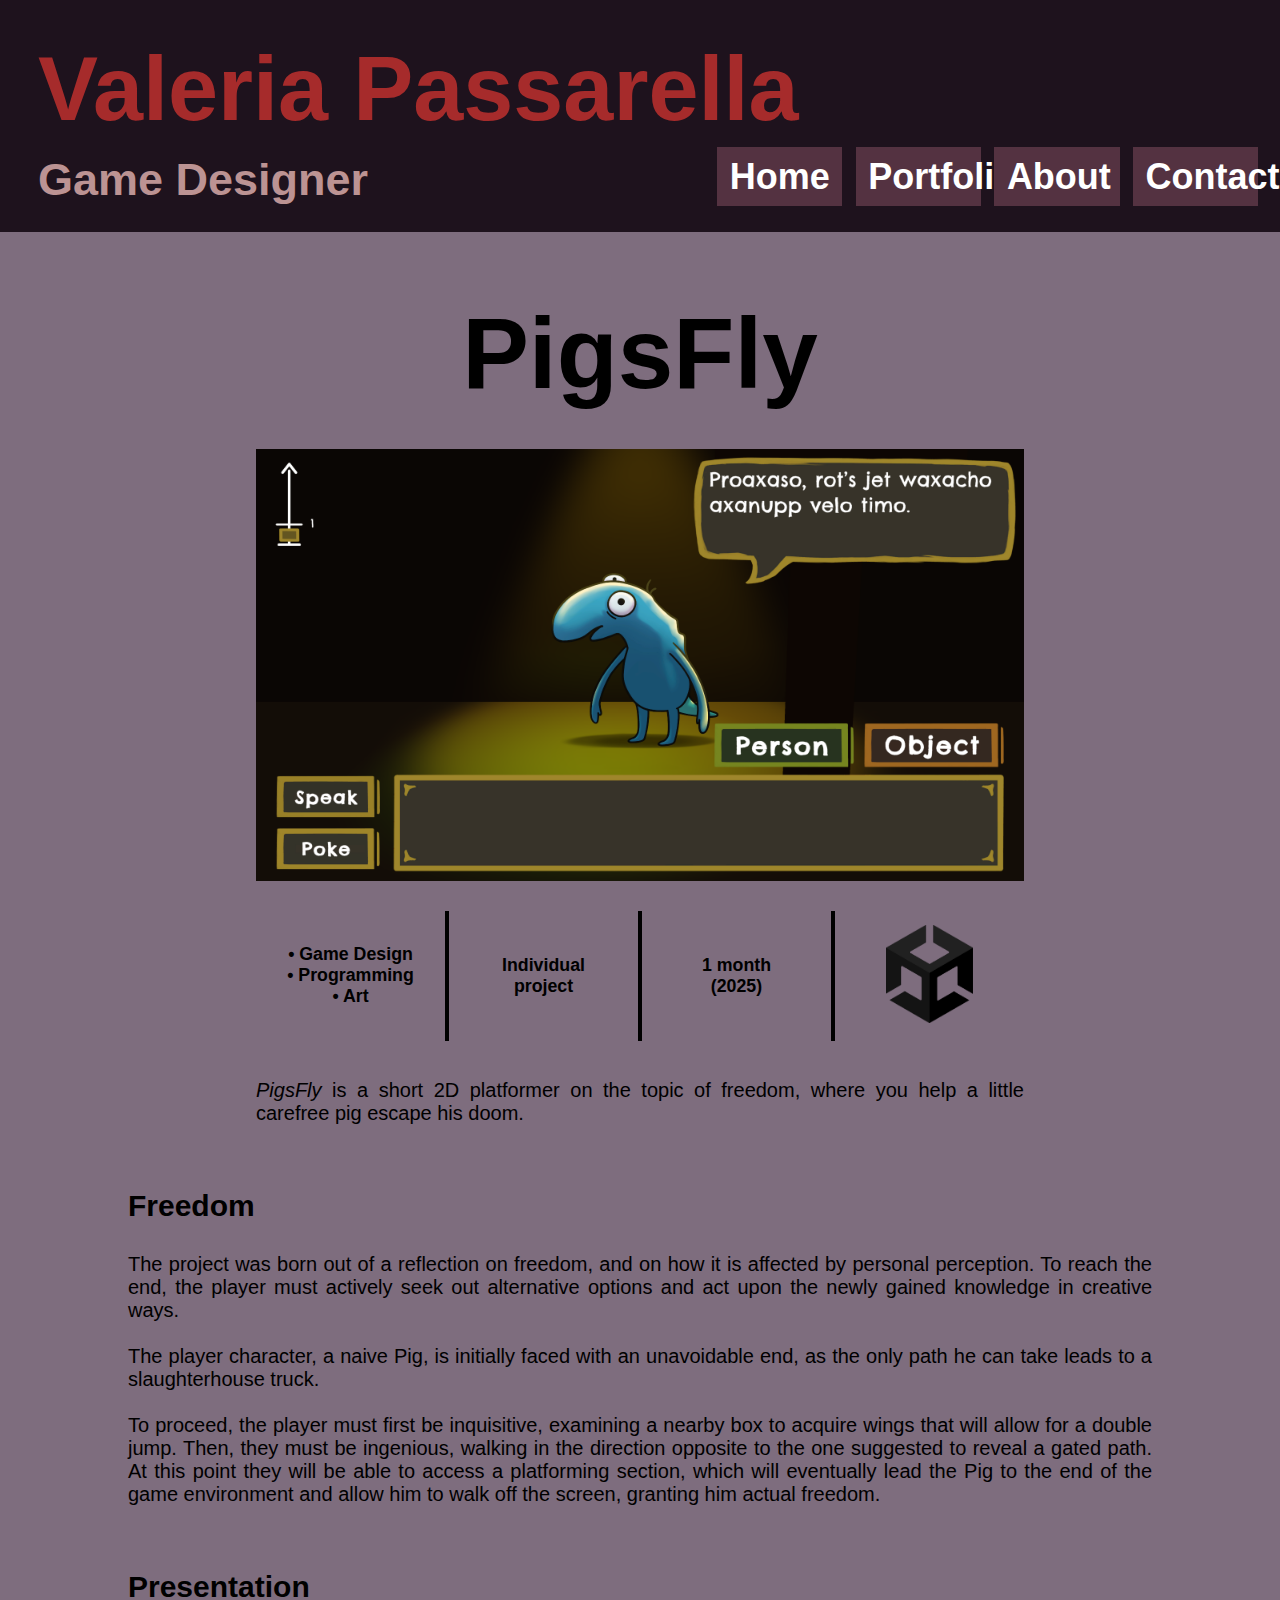
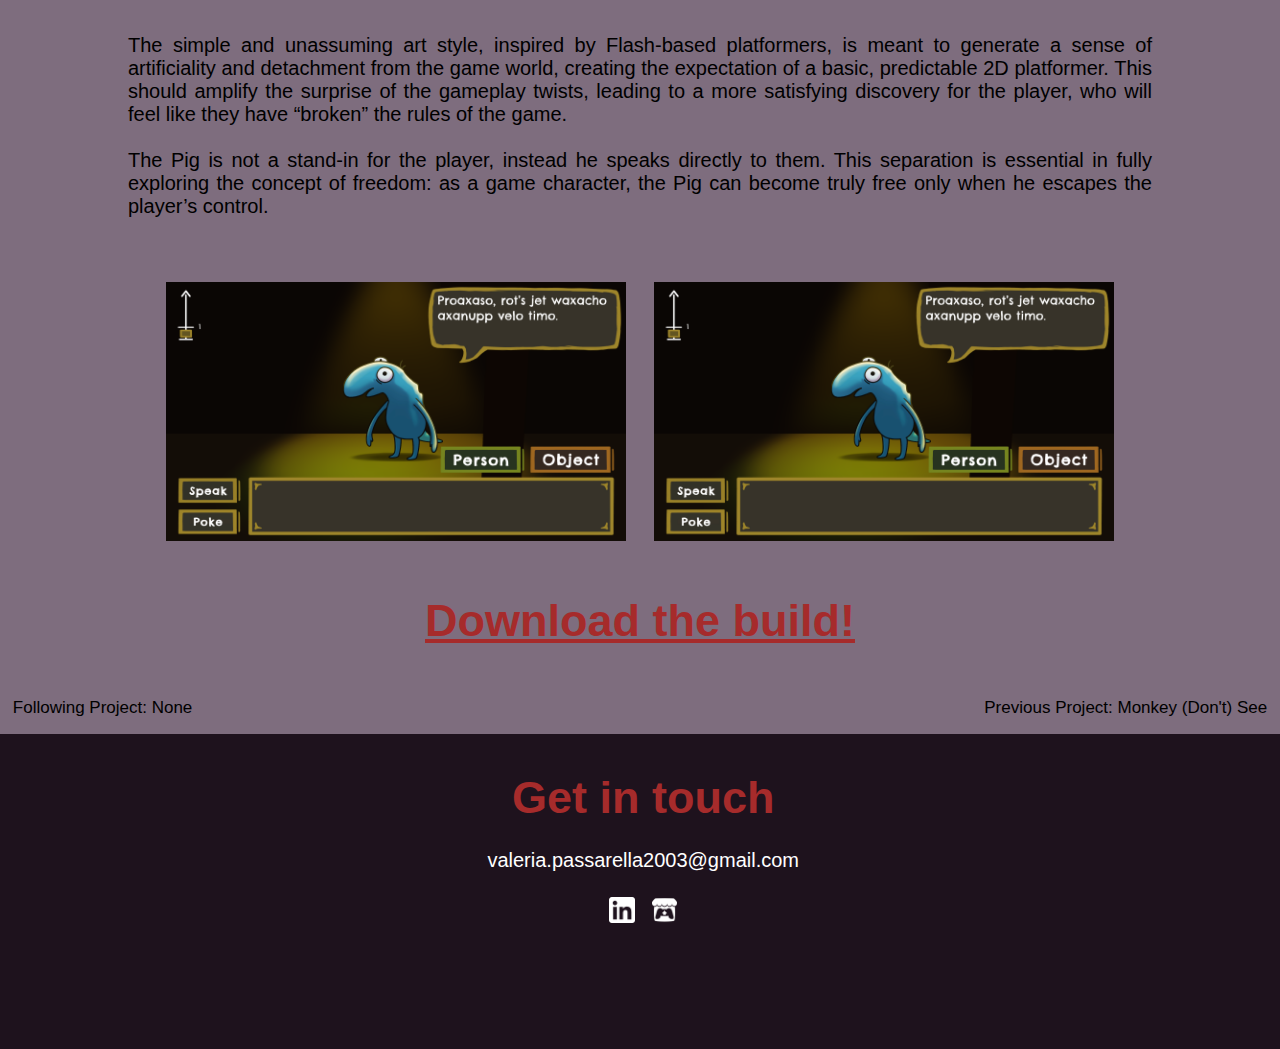
<file: project-pigsfly.html>
<!DOCTYPE html>
<html>
  <head>
    <meta charset="UTF-8">
    <meta name="viewport" content="width=device-width, initial-scale=1.0">
    <title>PigsFly - Valeria Passarella</title>
    <link href="style.css" rel="stylesheet" type="text/css"/>
    <link rel="shortcut icon" href="IMGs/favicon.ico"/>
  </head>
  
  <body>
    <div class="header"> 
      <h1> Valeria Passarella </h1> 
      <h2> Game Designer </h2>
      <div class="sectionLinks"> 
        <div class="sectionButton"> 
          <a href="index.html">Home</a> 
        </div>
        <div class="sectionButton">
          <a href="portfolio.html">Portfolio</a> 
        </div>
        <div class="sectionButton">
          <a href="about.html">About</a> 
        </div>
        <div class="sectionButton">
          <a href="#contactsFooter">Contact</a> 
        </div>
      </div>
    </div>

    <div class="projectTitle">
      <h1>PigsFly</h1>
    </div>

    <div class="projectImage">
      <img src="IMGs/ProjectMedia/Individuopolis/Screenshot_1.png" style="width:100%;height:100%;"> 
    </div>

    <div class="projectStatsContainer">
      <!--<div class="statSeparator"></div>-->

      <div class="stat">
        <h3>
          • Game Design<br>
          • Programming<br>
          • Art
        </h3>
      </div>
      
      <div class="statSeparator"></div>

      <div class="stat">
        <h3>Individual<br>project</h3>
      </div>

      <div class="statSeparator"></div>

      <div class="stat">
        <h3>1 month<br>(2025)</h3>
      </div>

      <div class="statSeparator"></div>

      <div class="stat">
        <!---<h3>Unity 5</h3>--->
        <img src="IMGs/Icons/Unity_icon2.png" style="width:50%;height:50%;">
      </div>

      <!--<div class="statSeparator"></div>-->
    </div>

    <div class="projectPitchBox">
      <p>
        <em>PigsFly</em> is a short 2D platformer on the topic of freedom, 
        where you help a little carefree pig escape his doom.  
      </p>
    </div>



    <div class="projectDescriptionBox">
      <h3>Freedom</h3>
      <p>
        The project was born out of a reflection on freedom, and on how it is affected 
        by personal perception. To reach the end, the player must actively seek out alternative 
        options and act upon the newly gained knowledge in creative ways.<br>
        <br>
        The player character, a naive Pig, is initially faced with an unavoidable end, 
        as the only path he can take leads to a slaughterhouse truck.<br>
        <br>
        To proceed, the player must first be inquisitive, examining a nearby box to acquire 
        wings that will allow for a double jump. Then, they must be ingenious, walking in the 
        direction opposite to the one suggested to reveal a gated path. At this point they will 
        be able to access a platforming section, which will eventually lead the Pig to the end 
        of the game environment and allow him to walk off the screen, granting him actual freedom.
      </p>
    </div>
    
    <div class="projectDescriptionBox">
      <h3>Presentation</h3>
      <p>
        The simple and unassuming art style, inspired by Flash-based platformers, is meant to 
        generate a sense of artificiality and detachment from the game world, creating the 
        expectation of a basic, predictable 2D platformer. This should amplify the surprise of 
        the gameplay twists, leading to a more satisfying discovery for the player, who will feel 
        like they have “broken” the rules of the game.<br>
        <br>
        The Pig is not a stand-in for the player, instead he speaks directly to them. 
        This separation is essential in fully exploring the concept of freedom: as a game character, 
        the Pig can become truly free only when he escapes the player’s control.
      </p>
    </div>


    <div class="projectScreens">
      <img src="IMGs/ProjectMedia/Individuopolis/Screenshot_1.png" style="width:40%;height:40%;">
      <img src="IMGs/ProjectMedia/Individuopolis/Screenshot_1.png" style="width:40%;height:40%;">
    </div>


    <div class="downloadExe">
      <a href="IMGs/ProjectMedia/Individuopolis/" download="Individuopolis_Build_1.03">Download the build!</a>
    </div>


    <div>
      <div class="projectNavPost"><a href="about.html">Following Project: None</a></div>
      <div class="projectNavPrev"><a href="about.html">Previous Project: Monkey (Don't) See</a></div>
    </div>

    <div class="footer" id="contactsFooter">
      <h2>Get in touch</h2>
      <a href="mailto:valeria.passarella2003@gmail.com">valeria.passarella2003@gmail.com</a>
      <div class="iconLinks">
        <a href="https://www.linkedin.com/in/valeria-passarella-037891230/"><img src="IMGs/Icons/LinkedIn_icon.png" style="width:2%;height:2%;" title="LinkedIn"></a>
        <a href="https://valfezant.itch.io/"><img src="IMGs/Icons/Itch.io_icon.png" style="width:2%;height:2%;" title="Itch.io"></a>
      </div>
    </div>
    
  </body>
</html>

<!---
  - (Titolo)
  - (Immagine)
  - (Overview con stats)
  - (descrizione breve)
  - (Titoli e descrizione)
  - Altri screenshot?
  - Scarica build --- non per tutti
  - pagine per guardare altri progetti
  -->
</file>
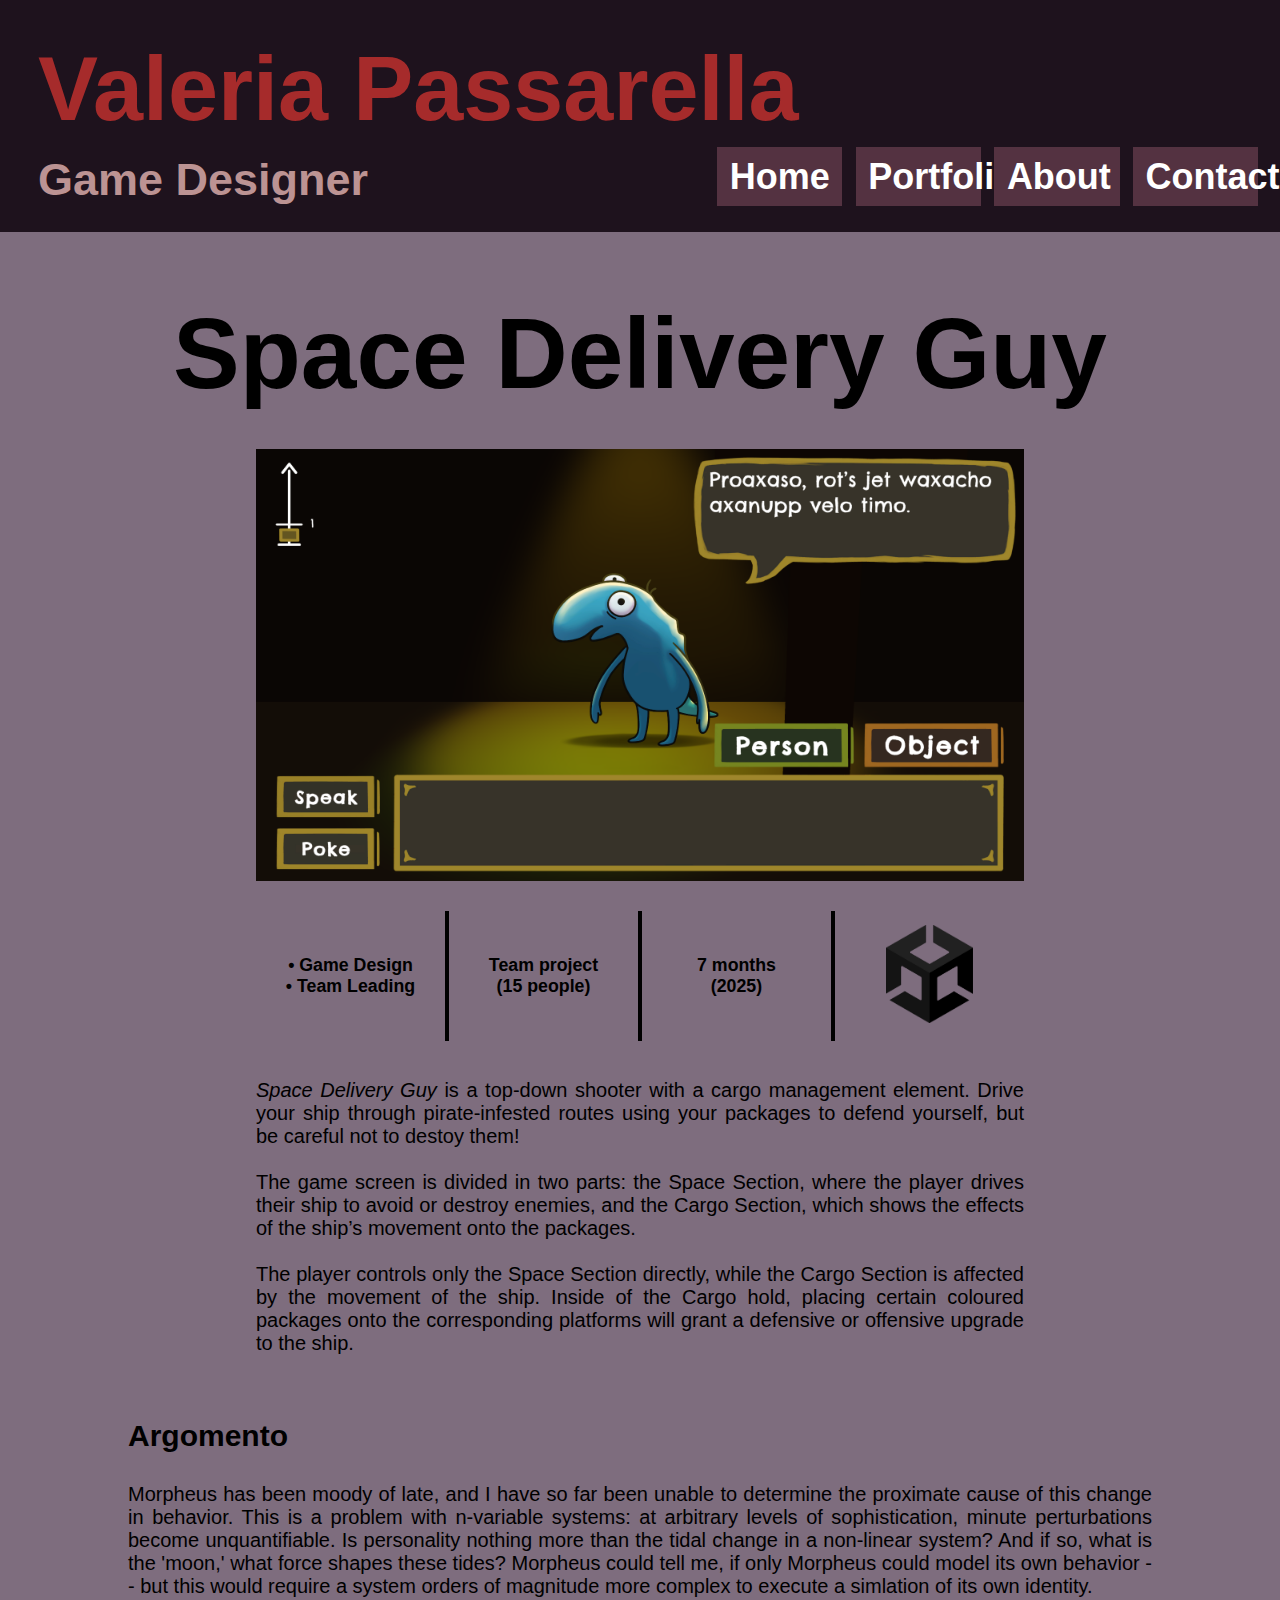
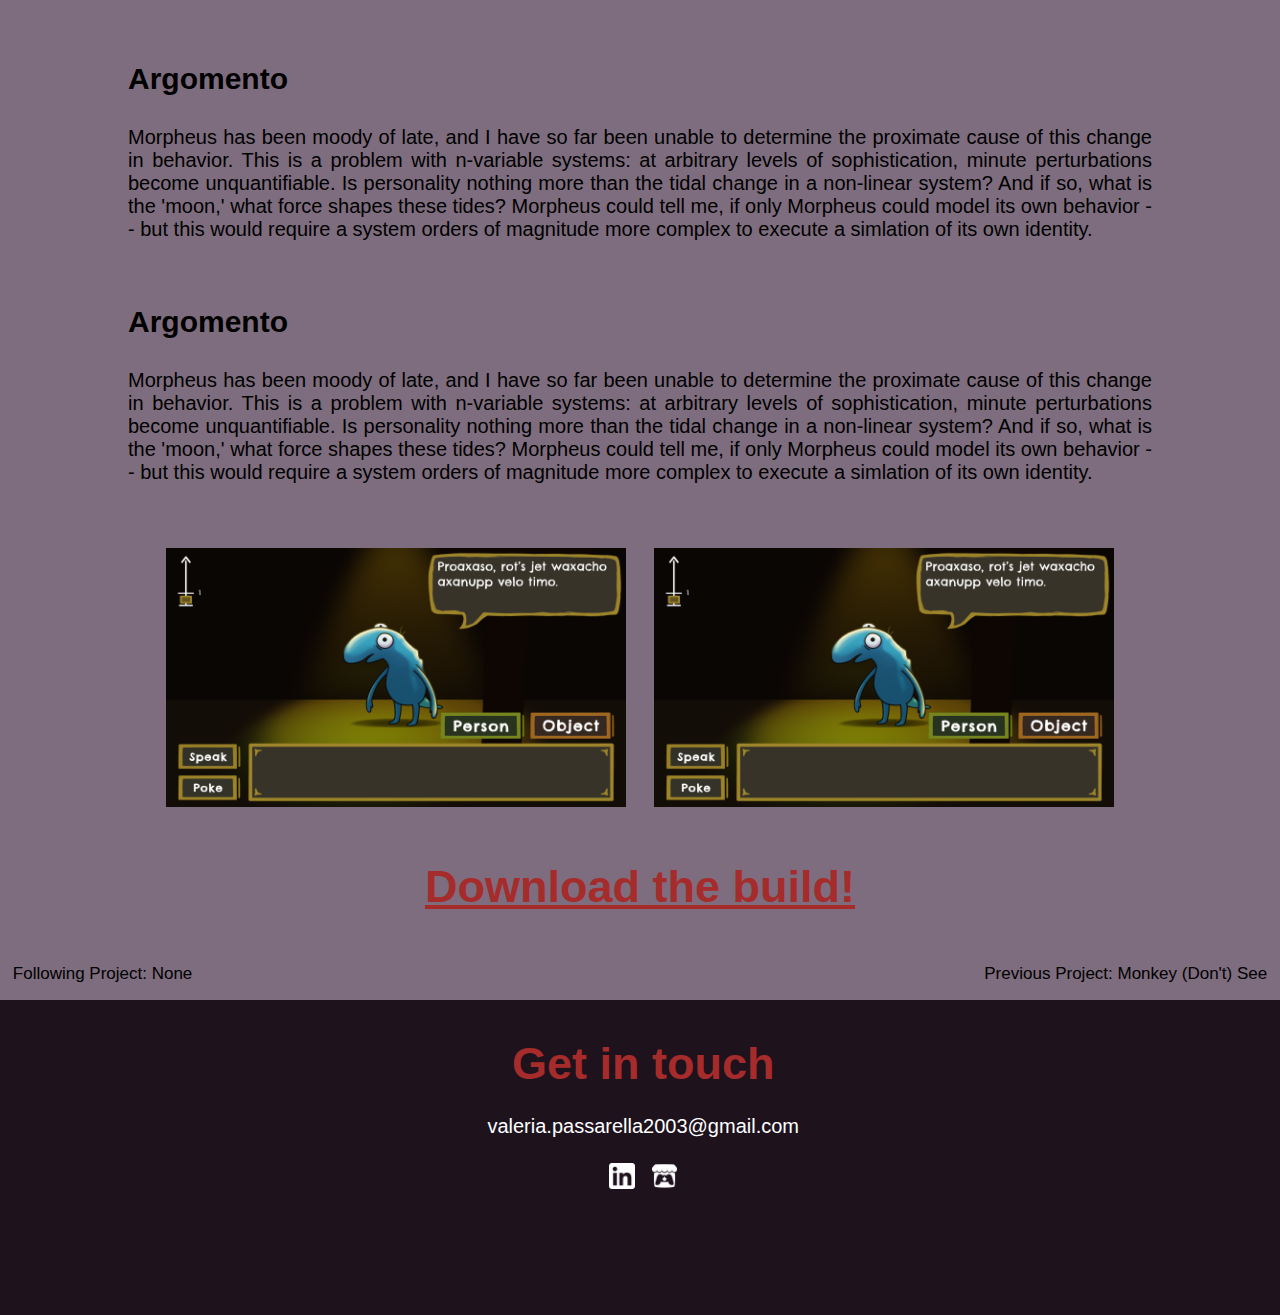
<file: project-spacedeliveryguy.html>
<!DOCTYPE html>
<html>
  <head>
    <meta charset="UTF-8">
    <meta name="viewport" content="width=device-width, initial-scale=1.0">
    <title>Space Delivery Guy - Valeria Passarella</title>
    <link href="style.css" rel="stylesheet" type="text/css"/>
    <link rel="shortcut icon" href="IMGs/favicon.ico"/>
  </head>
  
  <body>
    <div class="header"> 
      <h1> Valeria Passarella </h1> 
      <h2> Game Designer </h2>
      <div class="sectionLinks"> 
        <div class="sectionButton"> 
          <a href="index.html">Home</a> 
        </div>
        <div class="sectionButton">
          <a href="portfolio.html">Portfolio</a> 
        </div>
        <div class="sectionButton">
          <a href="about.html">About</a> 
        </div>
        <div class="sectionButton">
          <a href="#contactsFooter">Contact</a> 
        </div>
      </div>
    </div>

    <div class="projectTitle">
      <h1>Space Delivery Guy</h1>
    </div>

    <div class="projectImage">
      <img src="IMGs/ProjectMedia/Individuopolis/Screenshot_1.png" style="width:100%;height:100%;"> 
    </div>

    <div class="projectStatsContainer">
      <!--<div class="statSeparator"></div>-->

      <div class="stat">
        <h3>
          • Game Design<br>
          • Team Leading
        </h3>
      </div>
      
      <div class="statSeparator"></div>

      <div class="stat">
        <h3>Team project<br>(15 people)</h3>
      </div>

      <div class="statSeparator"></div>

      <div class="stat">
        <h3>7 months<br>(2025)</h3>
      </div>

      <div class="statSeparator"></div>

      <div class="stat">
        <!---<h3>Unity 5</h3>--->
        <img src="IMGs/Icons/Unity_icon2.png" style="width:50%;height:50%;">
      </div>

      <!--<div class="statSeparator"></div>-->
    </div>

    <div class="projectPitchBox">
      <p>
        <em>Space Delivery Guy</em> is a top-down shooter with a cargo management element. 
        Drive your ship through pirate-infested routes using your packages to defend yourself,
        but be careful not to destoy them!<br>
        <br>
        The game screen is divided in two parts: the Space Section, where the player drives their 
        ship to avoid or destroy enemies, and the Cargo Section, which shows the effects of the 
        ship’s movement onto the packages.<br>
        <br>
        The player controls only the Space Section directly, while the Cargo Section is affected 
        by the movement of the ship. Inside of the Cargo hold, placing certain coloured packages 
        onto the corresponding platforms will grant a defensive or offensive upgrade to the ship. 

      </p>
    </div>



    <div class="projectDescriptionBox">
      <h3>Argomento</h3>
      <p>Morpheus has been moody of late, and I have so far been unable 
        to determine the proximate cause of this change in behavior. 
        This is a problem with n-variable systems: at arbitrary levels of 
        sophistication, minute perturbations become unquantifiable. Is personality nothing more than the tidal change in a non-linear 
        system? And if so, what is the 'moon,' what force shapes these tides?
        Morpheus could tell me, if only Morpheus could model its own behavior 
        -- but this would require a system orders of magnitude more complex to 
        execute a simlation of its own identity.</p>
    </div>
    
    <div class="projectDescriptionBox">
      <h3>Argomento</h3>
      <p>Morpheus has been moody of late, and I have so far been unable 
        to determine the proximate cause of this change in behavior. 
        This is a problem with n-variable systems: at arbitrary levels of 
        sophistication, minute perturbations become unquantifiable. Is personality nothing more than the tidal change in a non-linear 
        system? And if so, what is the 'moon,' what force shapes these tides?
        Morpheus could tell me, if only Morpheus could model its own behavior 
        -- but this would require a system orders of magnitude more complex to 
        execute a simlation of its own identity.</p>
    </div>

    <div class="projectDescriptionBox">
      <h3>Argomento</h3>
      <p>Morpheus has been moody of late, and I have so far been unable 
        to determine the proximate cause of this change in behavior. 
        This is a problem with n-variable systems: at arbitrary levels of 
        sophistication, minute perturbations become unquantifiable. Is personality nothing more than the tidal change in a non-linear 
        system? And if so, what is the 'moon,' what force shapes these tides?
        Morpheus could tell me, if only Morpheus could model its own behavior 
        -- but this would require a system orders of magnitude more complex to 
        execute a simlation of its own identity.</p>
    </div>



    <div class="projectScreens">
      <img src="IMGs/ProjectMedia/Individuopolis/Screenshot_1.png" style="width:40%;height:40%;">
      <img src="IMGs/ProjectMedia/Individuopolis/Screenshot_1.png" style="width:40%;height:40%;">
    </div>


    <div class="downloadExe">
      <a href="IMGs/ProjectMedia/Individuopolis/" download="Individuopolis_Build_1.03">Download the build!</a>
    </div>


    <div>
      <div class="projectNavPost"><a href="about.html">Following Project: None</a></div>
      <div class="projectNavPrev"><a href="about.html">Previous Project: Monkey (Don't) See</a></div>
    </div>

    <div class="footer" id="contactsFooter">
      <h2>Get in touch</h2>
      <a href="mailto:valeria.passarella2003@gmail.com">valeria.passarella2003@gmail.com</a>
      <div class="iconLinks">
        <a href="https://www.linkedin.com/in/valeria-passarella-037891230/"><img src="IMGs/Icons/LinkedIn_icon.png" style="width:2%;height:2%;" title="LinkedIn"></a>
        <a href="https://valfezant.itch.io/"><img src="IMGs/Icons/Itch.io_icon.png" style="width:2%;height:2%;" title="Itch.io"></a>
      </div>
    </div>
    
  </body>
</html>

<!---
  - (Titolo)
  - (Immagine)
  - (Overview con stats)
  - (descrizione breve)
  - (Titoli e descrizione)
  - Altri screenshot?
  - Scarica build --- non per tutti
  - pagine per guardare altri progetti
  -->
</file>
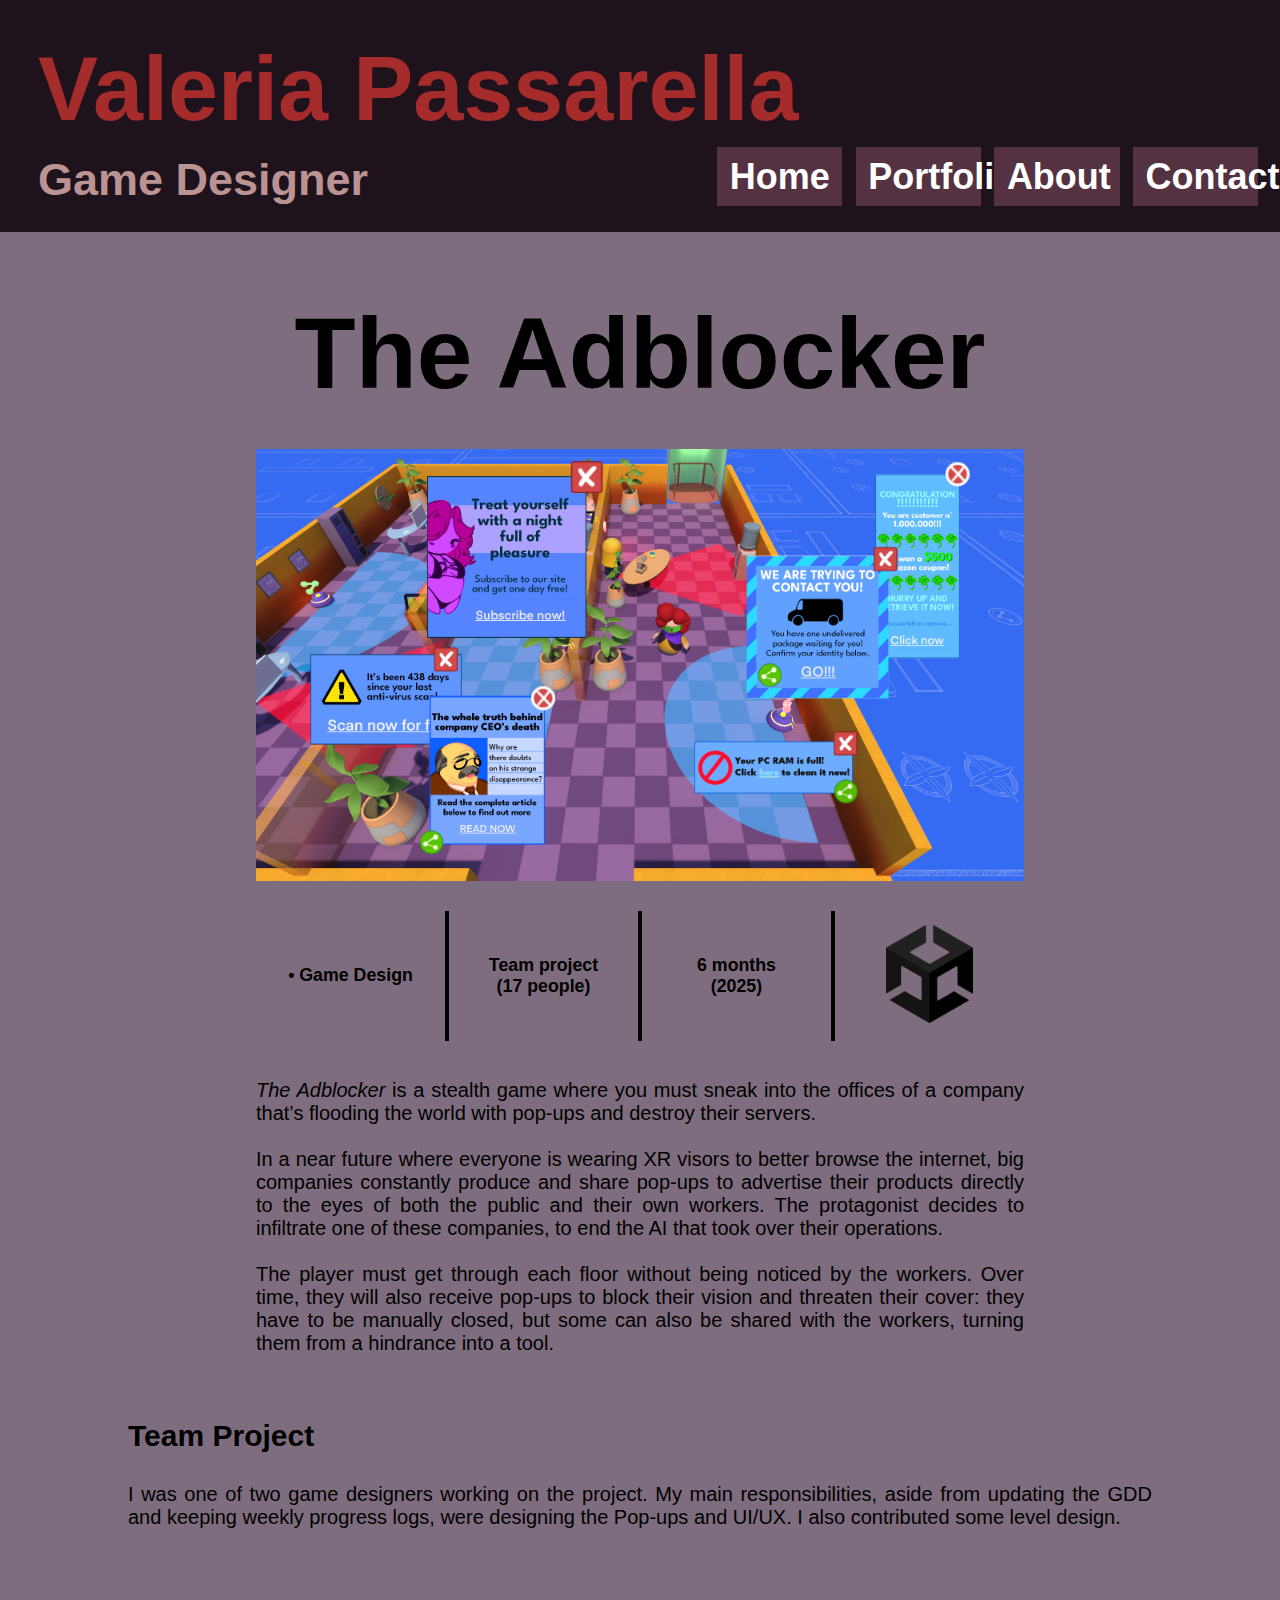
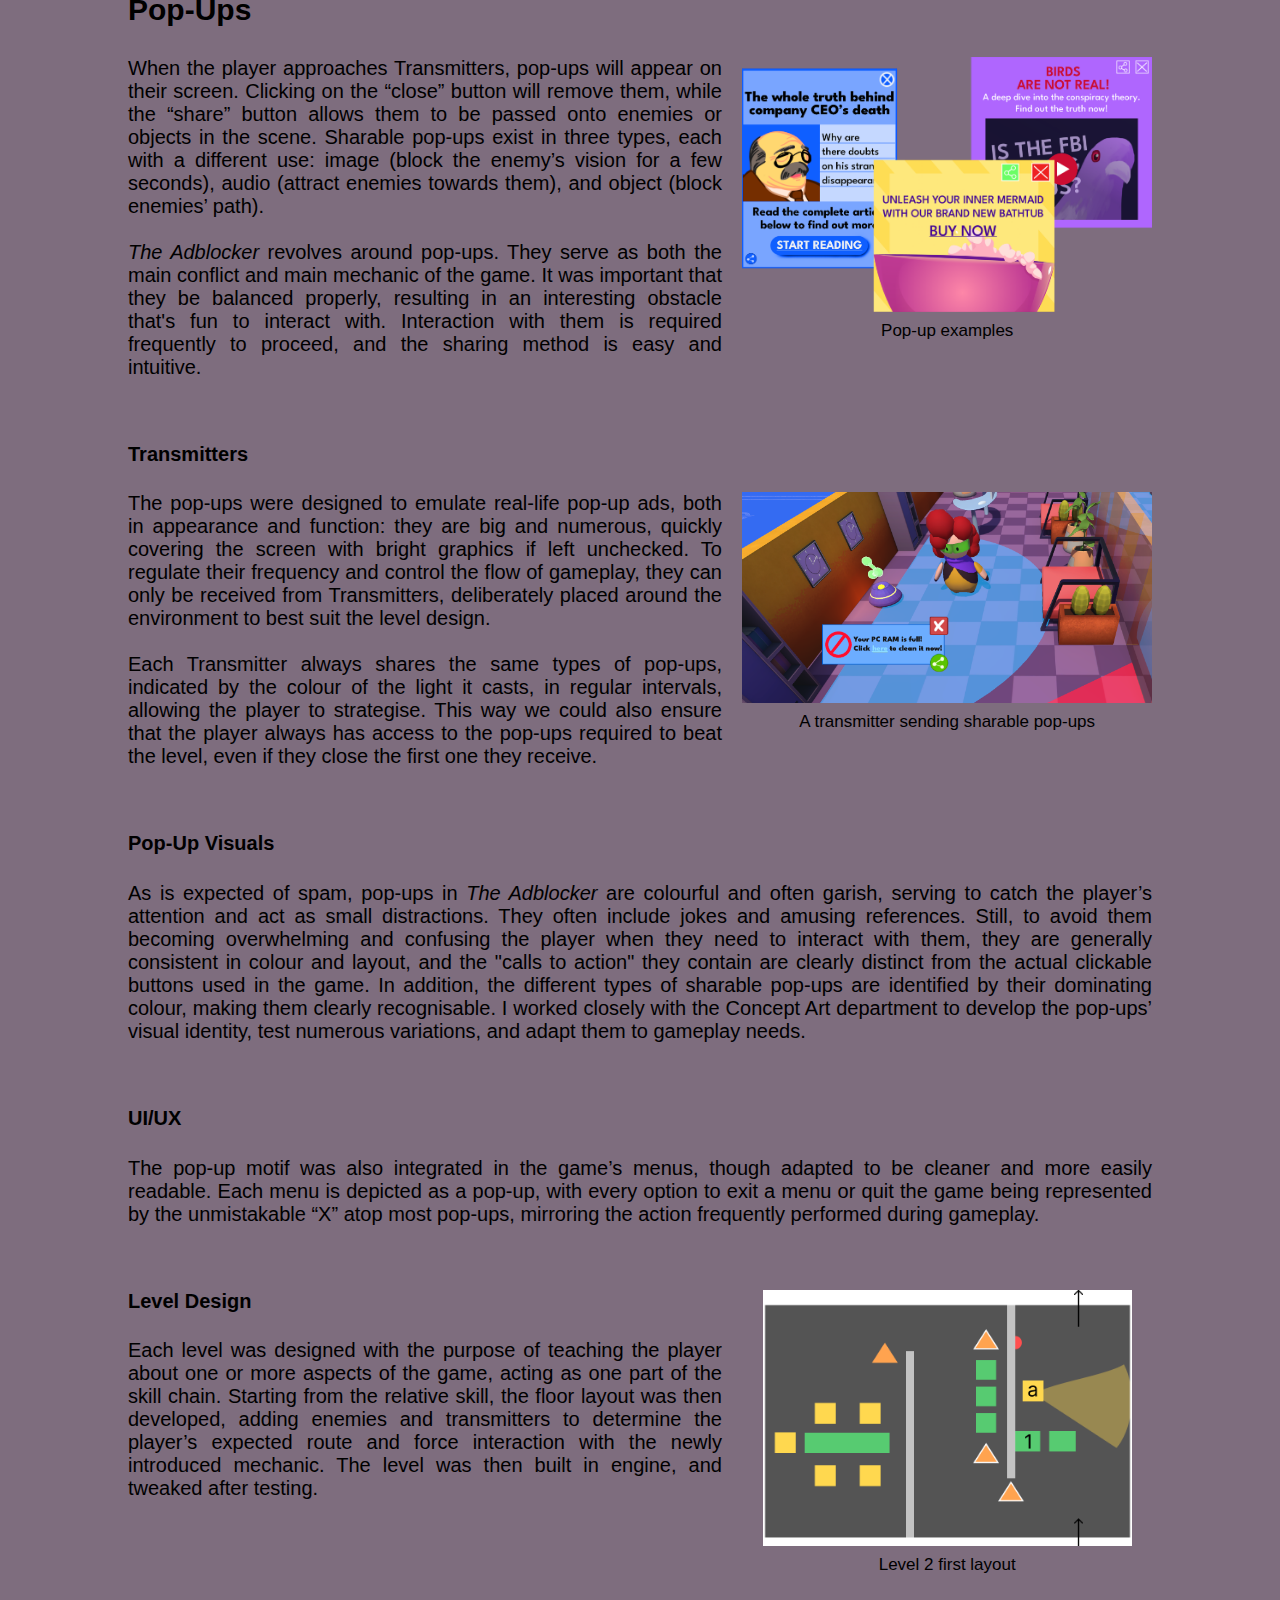
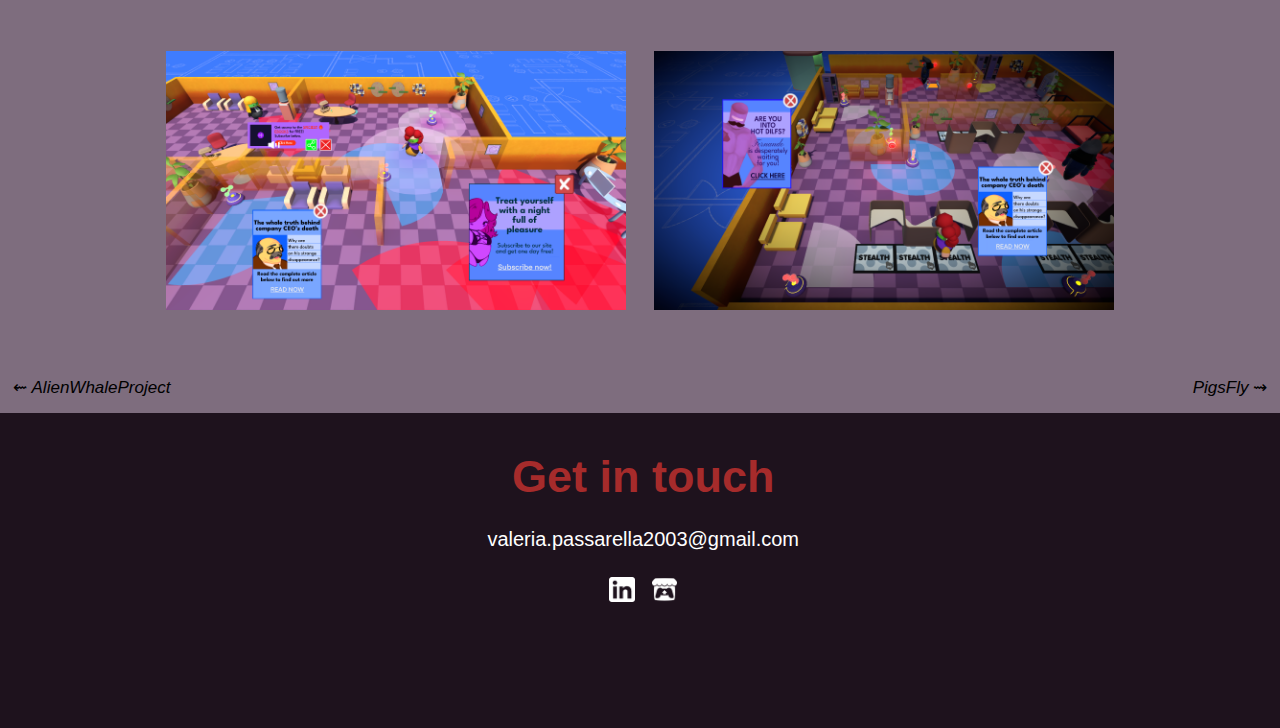
<file: project-theadblocker.html>
<!DOCTYPE html>
<html>
  <head>
    <meta charset="UTF-8">
    <meta name="viewport" content="width=device-width, initial-scale=1.0">
    <meta name="referrer" content="origin" />
    <title>The Adblocker - Valeria Passarella</title>
    <link href="style.css" rel="stylesheet" type="text/css"/>
    <link rel="shortcut icon" href="IMGs/favicon.ico"/>
  </head>
  
  <body>
    <div class="header"> 
      <h1> Valeria Passarella </h1> 
      <h2> Game Designer </h2>
      <div class="sectionLinks"> 
        <div class="sectionButton"> 
          <a href="index.html">Home</a> 
        </div>
        <div class="sectionButton">
          <a href="portfolio.html">Portfolio</a> 
        </div>
        <div class="sectionButton">
          <a href="about.html">About</a> 
        </div>
        <div class="sectionButton">
          <a href="#contactsFooter">Contact</a> 
        </div>
      </div>
    </div>

    <div class="projectTitle">
      <h1>The Adblocker</h1>
    </div>

    <div class="projectImage">
      <a href="IMGs/ProjectMedia/TheAdblocker/Adblocker_Screenshot1.png" target="_blank" id="imageLink">
        <img src="IMGs/ProjectMedia/TheAdblocker/Adblocker_Screenshot1.png" alt="The Adblocker gameplay screenshot" style="width:100%;height:100%;"> 
      </a>
    </div>

    <div class="projectStatsContainer">
      <!--<div class="statSeparator"></div>-->

      <div class="stat">
        <h3>
          • Game Design
        </h3>
      </div>
      
      <div class="statSeparator"></div>

      <div class="stat">
        <h3>Team project<br>(17 people)</h3>
      </div>

      <div class="statSeparator"></div>

      <div class="stat">
        <h3>6 months<br>(2025)</h3>
      </div>

      <div class="statSeparator"></div>

      <div class="stat">
        <!---<h3>Unity 5</h3>--->
        <img src="IMGs/Icons/Unity_icon2.png" style="width:50%;height:50%;">
      </div>

      <!--<div class="statSeparator"></div>-->
    </div>

    <div class="projectPitchBox">
      <p>
        <em>The Adblocker</em> is a stealth game where you must sneak into the offices 
        of a company that’s flooding the world with pop-ups and destroy their servers.<br>
        <br>
        In a near future where everyone is wearing XR visors to better browse 
        the internet, big companies constantly produce and share pop-ups to 
        advertise their products directly to the eyes of both the public and 
        their own workers. The protagonist decides to infiltrate one of these 
        companies, to end the AI that took over their operations.<br>
        <br>
        The player must get through each floor without being noticed by the workers. 
        Over time, they will also receive pop-ups to block their vision and 
        threaten their cover: they have to be manually closed, but some can 
        also be shared with the workers, turning them from a hindrance into a tool.
      </p>
    </div>

    <!--<div class="projectDescriptionImages">
      <a href="IMGs/ProjectMedia/SpaceDeliveryGuy/SDG_Gameplay1.gif" target="_blank" id="imageLink">
        <img src="IMGs/ProjectMedia/SpaceDeliveryGuy/SDG_Gameplay1.gif" alt="HUD Gameplay gif" style="width:40%;height:40%;">
      </a>
    </div>-->



    <div class="projectDescriptionBox">
      <h3>Team Project</h3>
      <p>
        I was one of two game designers working on the project. 
        My main responsibilities, aside from updating the GDD and keeping 
        weekly progress logs, were designing the Pop-ups and UI/UX. 
        I also contributed some level design.
      </p>
    </div>
    
    <div class="projectDescriptionBox">
      <h3>Pop-Ups</h3>
      <div class="projectDescriptionImages">
        <a href="IMGs/ProjectMedia/TheAdblocker/Adblocker_Popups.png" target="_blank" id="imageLink">
          <img src="IMGs/ProjectMedia/TheAdblocker/Adblocker_Popups.png" alt="Pop-up examples">
        </a>
        <p>Pop-up examples</p>
      </div>
      <p>
        When the player approaches Transmitters, pop-ups will appear on their screen. 
        Clicking on the “close” button will remove them, while the “share” button allows 
        them to be passed onto enemies or objects in the scene. Sharable pop-ups exist 
        in three types, each with a different use: image (block the enemy’s vision for 
        a few seconds), audio (attract enemies towards them), and object (block enemies’ path).<br>
        <br>
        <em>The Adblocker</em> revolves around pop-ups. They serve as both the main conflict and 
        main mechanic of the game. It was important that they be balanced properly, 
        resulting in an interesting obstacle that's fun to interact with. Interaction 
        with them is required frequently to proceed, and the sharing method is easy and intuitive.
      </p>
    </div>

    <div class="projectDescriptionBox">
      <h4>Transmitters</h4>
      <div class="projectDescriptionImages">
        <a href="IMGs/ProjectMedia/TheAdblocker/Adblocker_Transmitter.png" target="_blank" id="imageLink">
          <img src="IMGs/ProjectMedia/TheAdblocker/Adblocker_Transmitter.png" alt="Transmitter">
        </a>
        <p>A transmitter sending sharable pop-ups</p>
      </div>
      <p>
        The pop-ups were designed to emulate real-life pop-up ads, both in appearance and function: 
        they are big and numerous, quickly covering the screen with bright graphics if left unchecked. 
        To regulate their frequency and control the flow of gameplay, they can only be received 
        from Transmitters, deliberately placed around the environment to best suit the level design.<br>
        <br>
        Each Transmitter always shares the same types of pop-ups, indicated by the colour of the 
        light it casts, in regular intervals, allowing the player to strategise. 
        This way we could also ensure that the player always has access to the pop-ups required 
        to beat the level, even if they close the first one they receive.
      </p>
    </div>
    
    <div class="projectDescriptionBox">
      <h4>Pop-Up Visuals</h4>
      <p>
        As is expected of spam, pop-ups in <em>The Adblocker</em> are colourful and often garish, 
        serving to catch the player’s attention and act as small distractions. 
        They often include jokes and amusing references. Still, to avoid them becoming 
        overwhelming and confusing the player when they need to interact with them, 
        they are generally consistent in colour and layout, and the "calls to action" 
        they contain are clearly distinct from the actual clickable buttons used in the game.
        In addition, the different types of sharable pop-ups are identified by their dominating colour, 
        making them clearly recognisable. I worked closely with the Concept Art department 
        to develop the pop-ups’ visual identity, test numerous variations, 
        and adapt them to gameplay needs.
      </p>
    </div>

    <div class="projectDescriptionBox">
      <!--<div class="projectDescriptionImages">
        <a href="IMGs/ProjectMedia/TheAdblocker/Adblocker_LevelDeisgn.png" target="_blank" id="imageLink">
          <img src="IMGs/ProjectMedia/TheAdblocker/Adblocker_PauseMenu.png" alt="Level layout" style="width:60%;height:60%;">
        </a>
        <p>Level 2 first layout</p>
      </div>-->
      <h4>UI/UX</h4>
      <p>
        The pop-up motif was also integrated in the game’s menus, though adapted to be cleaner 
        and more easily readable. Each menu is depicted as a pop-up, with every option to exit 
        a menu or quit the game being represented by the unmistakable “X” atop most pop-ups, 
        mirroring the action frequently performed during gameplay.
      </p>
    </div>

    <div class="projectDescriptionBox">
      <div class="projectDescriptionImages">
        <a href="IMGs/ProjectMedia/TheAdblocker/Adblocker_LevelDeisgn.png" target="_blank" id="imageLink">
          <img src="IMGs/ProjectMedia/TheAdblocker/Adblocker_LevelDeisgn.png" alt="Level layout" style="width:90%;height:90%;">
        </a>
        <p>Level 2 first layout</p>
      </div>
      <h4>Level Design</h4>
      <p>
        Each level was designed with the purpose of teaching the player about one or more aspects 
        of the game, acting as one part of the skill chain. Starting from the relative skill, 
        the floor layout was then developed, adding enemies and transmitters to determine the 
        player’s expected route and force interaction with the newly introduced mechanic. 
        The level was then built in engine, and tweaked after testing.  
      </p>
    </div>


    <div class="projectScreens">
      <a href="IMGs/ProjectMedia/TheAdblocker/Adblocker_Screenshot2.png" target="_blank" id="imageLink">
        <img src="IMGs/ProjectMedia/TheAdblocker/Adblocker_Screenshot2.png" alt="The Adblocker gameplay screenshot" style="width:40%;height:40%;">
      </a>
      <a href="IMGs/ProjectMedia/TheAdblocker/Adblocker_Screenshot3.png" target="_blank" id="imageLink">
        <img src="IMGs/ProjectMedia/TheAdblocker/Adblocker_Screenshot3.png" alt="The Adblocker gameplay Screenshot" style="width:40%;height:40%;">
      </a>
      <!--<iframe width="728" height="409" src="https://www.youtube.com/embed/cbGGaQxaXkU?si=P5xjwQRdvRzi0ccP" title="YouTube video player" frameborder="0" allow="accelerometer; autoplay; clipboard-write; encrypted-media; gyroscope; picture-in-picture; web-share" referrerpolicy="strict-origin-when-cross-origin" allowfullscreen></iframe>-->
    </div>


    <div class="downloadExe">
      <!--<a href="IMGs/ProjectMedia/Individuopolis/" download="Individuopolis_Build_1.03">Download the build!</a>-->
    </div>


    <div>
      <div class="projectNavPost"><a href="project-alienwhaleproject.html">⇜ <em>AlienWhaleProject</em></b></a></div>
      <div class="projectNavPrev"><a href="project-pigsfly.html"><em>PigsFly</em> ⇝</a></div>
    </div>

    <div class="footer" id="contactsFooter">
      <h2>Get in touch</h2>
      <a href="mailto:valeria.passarella2003@gmail.com">valeria.passarella2003@gmail.com</a>
      <div class="iconLinks">
        <a href="https://www.linkedin.com/in/valeria-passarella-037891230/"><img src="IMGs/Icons/LinkedIn_icon.png" style="width:2%;height:2%;" title="LinkedIn"></a>
        <a href="https://valfezant.itch.io/"><img src="IMGs/Icons/Itch.io_icon.png" style="width:2%;height:2%;" title="Itch.io"></a>
      </div>
    </div>
    
  </body>
</html>
</file>
<file: style.css>
@media screen and (prefers-reduced-motion: reduce) 
{
	html 
  {
		scroll-behavior: auto;
	}
}

*{
  box-sizing: border-box;
}

html{
  min-height:100vh;
  min-width:100vh;

  scroll-behavior: smooth;
}


/*Scrollbar    RIVEDI DOPO!!!!!!!!!!
::-webkit-scrollbar 
{
  width: 10px;
}

::-webkit-scrollbar-track 
{
  background: #f1f1f100;
}

::-webkit-scrollbar-thumb 
{
  background: #8888882b;
}
*/

body
{
  margin:0;
  padding-top:0;
  padding-bottom:0;

  min-height:100vh;
  min-width:100vh;
  overflow-x:hidden;

  background-color:#7e6d7e;
  /*background-color:#4c3c52;*/
}


/*///HEADER///*/
.header
{
  position:static;

  left:0px;
  top:0px;

  margin-left:0;
  margin-bottom:0;
  margin-top: 0;

  padding:2% 1% 2% 1%;

  height: 20%;
  overflow: hidden;

  background-color:#1E121D;
  
  font-family: Arial, Helvetica, sans-serif;
}

.header>h1
{
  margin: 1% 0 0.5% 2%;
  padding: 0;

  font-size: 10vh;
  font-weight: 600;
  color: rgb(166, 43, 43);
}

.header>h2
{
  margin: 0.5% 0 0 2%;

  float: left;

  font-size: 5vh;
  font-weight: bold;
  color: rgb(188, 147, 147);
}

.sectionLinks
{
  right: 0;
  text-align: right;
}

.sectionButton
{
  padding: 0.7% 1% 0.5% 1%;
  margin: 0 0.7% 0 0;

  min-width: 10%; 
  max-width: 10%;
  height: 5%;
  
  text-align: center;
  display: inline-block;

  background-color: rgb(84, 50, 65);

  font-size: 30px;
  font-family: Arial, Helvetica, sans-serif;
}

.sectionButton:hover
{
  background-color: rgb(125, 46, 46);
}

.sectionButton>a
{
  padding: 0;
  margin: 0 0 1.5% 0;
  
  display: block;
  height: 100%;
  width: 100%;
  
  
  text-align: center;

  color: white;
  font-size: 4vh;
  font-family: Arial, Helvetica, sans-serif;
  font-weight: bold;
  text-decoration: none;
}

.sectionButton>a:visited
{
  color: white;
  text-decoration: none;
}



/*///FOOTER///*/
.footer
{
  position:static;

  bottom:0px;

  margin: 2% 0 0 0;
  padding: 3% 0.5% 2% 1%;

  width: 100%;
  min-height: 35vh;
  overflow: hidden;
  text-align: center;

  background-color:#1E121D;
  
  color: rgb(125, 46, 46);
  font-family: Arial, Helvetica, sans-serif;
}

.footer>h2
{
  margin: 0 0 2% 0;
  padding: 0;
  
  font-family: Arial, Helvetica, sans-serif;
  font-size: 5vh;
  font-weight: 600;
  color: rgb(166, 43, 43);
}

.footer>a
{
  padding: 0;
  margin: 0 0 2% 0;
  
  display: inline-block;

  color: white;
  font-size: 20px;
  font-family: Arial, Helvetica, sans-serif;
  text-decoration: none;
}

.footer>a:visited
{
  color: white;
  text-decoration: none;
}

.iconLinks>a
{
  margin: 0 0.5%;
}


/*///HOME PAGE///*/
.introBox
{
  padding: 2% 2% 2% 2%;
  margin: 2% 15% 2% 15%;

  position: relative;
  
  height: 20%;
  width: 70%;
  
  background-color: rgb(84, 50, 65);
  border-radius: 5px;
}

.introBox>p
{
  margin: 0 12% 0 4%;
  
  font-size: 23px;
  font-weight: 100;
  text-align: center;
  line-height: 1.4;
  color: whitesmoke;
  font-family: Verdana, Tahoma, sans-serif;
}

.introBox>h3
{
  margin: 0 4% 1% 0;
  
  font-size: 27px;
  font-weight: 600;
  text-align: center;
  line-height: 1.3;
  color: whitesmoke;
  font-family: Verdana, Tahoma, sans-serif;
}

.introBox>img
{
  margin: 0;
  
  position: absolute;
  right: -5%;
  top: 20%;
  z-index: 10;
}


.projectShowcaseContainer
{
  position: relative;
  
  padding: 1% 1.5% 3% 1.5%;
  margin: 0px, auto;
  
  width: 100%;
  min-height: 80%;

  text-align: center;
}

.projectShowcaseContainer>h2
{
  margin: 0 0 1.5% 0.5%;
  text-align: center;

  color: rgb(0, 0, 0);
  font-size: 30px;
  font-family: Arial, Helvetica, sans-serif;
  font-weight: 750;
}


.projectShowcase
{
  position: relative;
  
  padding: 0;
  margin: 0 1%;
  
  width: 30%;
  height: 50%;
  
  display: inline-block;
  float: none;
  
  /*background-color: rgb(125, 46, 46);*/
  text-align: center;

  color: rgb(0, 0, 0);
  font-size: 30px;
  font-family: Arial, Helvetica, sans-serif;
  font-weight: 500;

  border-radius:10px;
}

.projectShowcase>img
{
  width: 100%;
  height: 80%;
}

.projectShowcase>h3
{
  margin: 0.5% 0.5% 2% 0.5%;
  font-weight: 600;
}

.projectShowcase:hover
{
  background-color: rgb(84, 50, 65);
  /*background-color: #1e121d55;*/

  color: white;
}


/*///PORTFOLIO PAGE///*/
.portfolioContainer
{
  position: relative;
  
  padding: 3% 0 0 0;
  margin: 0px, auto;
  
  width: 100%;
  min-height: 80%;

  text-align: center;
}

.projectShowcaseRow
{
  position: relative;
  
  padding: 0 1% 2% 1%;
  margin: 0px, auto;
  
  width: 100%;
  min-height: 80%;

  text-align: center;
}

.projectShowcaseRow>.projectShowcase
{
  padding: 1% 0 0 0;
}

.projectShowcaseRow>.projectShowcase>h4
{
  margin: 0  0 2% 0;

  font-size: 25px;
  font-weight: 400;
}


/*///ABOUT PAGE///*/
.aboutBox
{
  padding: 1.5% 2.5%;
  margin: 2.5% 10%;
  
  height: 20%;
  width: 80%;
  
  background-color: rgb(84, 50, 65);

  font-size: 20px;
  color: whitesmoke;
  line-height: 1.2;
  text-align: justify;
  font-family: Verdana, Tahoma, sans-serif;

  border-radius: 0.5%;
}

.aboutBox>p>a
{
  font-weight: bold;
  color: rgb(188, 147, 147);
}

.aboutBox>p>a:visited
{
  font-weight: bold;
  color: rgb(188, 147, 147);
}

.aboutBox>p>a:hover
{
  color: rgb(255, 255, 255);
}


.cvContainer
{
  position: relative;
  
  padding: 2% 1.5%;
  margin: 0px, auto;
  
  width: 100%;
  min-height: 80%;

  text-align: center;
}

.cvContainer>h2
{
  margin: 0 0 2% 0;
  text-align: center;

  font-weight: 600;
  font-family: Verdana, Tahoma, sans-serif;
}


/*///PROJECT PAGE///*/
.projectTitle
{
  margin: 5% 0 3% 0;
  
  width: 100%;
  
  text-align: center;

  color: rgb(0, 0, 0);
  font-size: 50px;
  font-family: Arial, Helvetica, sans-serif;
  font-weight: 800;
}

.projectTitle>h1
{
  margin: 0;
}

.projectImage
{
  margin: 0 20%;
  padding: 0;

  width: 60%;

  text-align: center;
}



.projectStatsContainer
{
  padding: 0;
  margin: 2% 20%;

  width: 60%;
  
  text-align: center;
  display: flex;
  align-items: center;
}

.stat
{
  padding: 0;
  margin: 0 1%;
  
  width: 50%;
  height: 100%;

  display: inline-block;
  text-align: center;

  justify-content: center;
  align-items: center;  

  font-size: 95%;
  color: rgb(0, 0, 0);
  font-family: Verdana, Tahoma, sans-serif;
}

.statSeparator
{
  min-width: 4px;
  height: 130px;

  background-color: black;

  display: inline-block;
}

.stat>h3>a
{
  font-weight: bold;
  color: rgb(0, 0, 0);
}

.stat>h3>a:visited
{
  font-weight: bold;
  color: rgb(0, 0, 0);
}

.stat>h3>a:hover
{
  color: rgb(255, 255, 255);
}




.projectPitchBox
{
  margin: 3% 20%;

  width: 60%;

  text-align: justify;
  text-justify: auto;

  font-size: 20px;
  color: rgb(0, 0, 0);
  font-family: Verdana, Tahoma, sans-serif;
}


.projectDescriptionBox
{
  margin: 5% 10%;

  width: 80%;

  text-align: justify;
  text-justify: auto;

  font-size: 20px;
  color: rgb(0, 0, 0);
  font-family: Verdana, Tahoma, sans-serif;
}

.projectDescriptionBox>h3
{
  font-weight: 800;
  font-size: 30px;
}

.projectDescriptionBox>h4
{
  margin-top: 0;
}

.projectDescriptionBox>p>a>img
{
  margin: 0 0 7% 2%;
  width: 50%;
  float: right;
}

.projectDescriptionBox>.projectDescriptionImages
{
  margin: 0 0 7% 2%;
  max-width: 40%;
  float: right;

  align-items: center;
  text-align: center;
}

.projectDescriptionBox>.projectDescriptionImages>a>img
{
  width: 100%;
  height: 100%;
}

.projectDescriptionBox>.projectDescriptionImages>p
{
  margin: 1%;
  font-size: 17px;
}

.projectDescriptionImages
{
  width: 100%;
  align-items: center;
  text-align: center;
}


.projectDescriptionBox>h6>a
{
  color: rgb(0, 0, 0);
}

.projectDescriptionBox>h6>a:visited
{
  color: rgb(0, 0, 0);
}

.projectDescriptionBox>h6>a:hover
{
  color: rgb(255, 255, 255);
}

.projectPitchBox>p>a
{
  color: rgb(0, 0, 0);
}

.projectPitchBox>p>a:visited
{
  color: rgb(0, 0, 0);
}

.projectPitchBox>p>a
{
  color: rgb(0, 0, 0);
}

.projectPitchBox>p>a:hover
{
  color: rgb(255, 255, 255);
}




.projectScreens
{
  margin: 0 5%;

  width: 90%;

  display: inline-block;
  align-items: center;
  text-align: center;
}

.projectScreens>a
{
  margin: 0 1% 3% 1%;
  color: transparent;
  list-style: none;
}

.projectScreens>a>img
{
  margin: 0 0 1% 0;
}

.projectScreens>img
{
  margin: 0 1% 1% 1%;
}



.downloadExe
{
  text-align: center;

  margin: 3% 0 4% 0;
  padding: 0;
  
  font-size: 5vh;
  font-weight: 600;
  font-family: Arial, Helvetica, sans-serif;
}

.downloadExe>a
{
  color: rgb(166, 43, 43);
}

.downloadExe>a:hover
{
  color: rgb(255, 255, 255);
}



.projectNavPost>a, .projectNavPrev>a
{
  margin: 0;
  
  font-size: 17px;
  font-weight: 510;
  text-decoration: none;
  color: rgb(0, 0, 0);
  font-family: Verdana, Tahoma, sans-serif;
}

.projectNavPost>a:hover, .projectNavPrev>a:hover
{
  color: rgb(255, 255, 255);
}


.projectNavPost
{
  margin: 0 0 1.2% 1%;
  
  display: inline;
  text-align: left;

  float: left;
}

.projectNavPrev
{
  margin: 0 1% 1.2% 0;
  
  display: inline;
  text-align: right;

  float: right;
}
</file>
